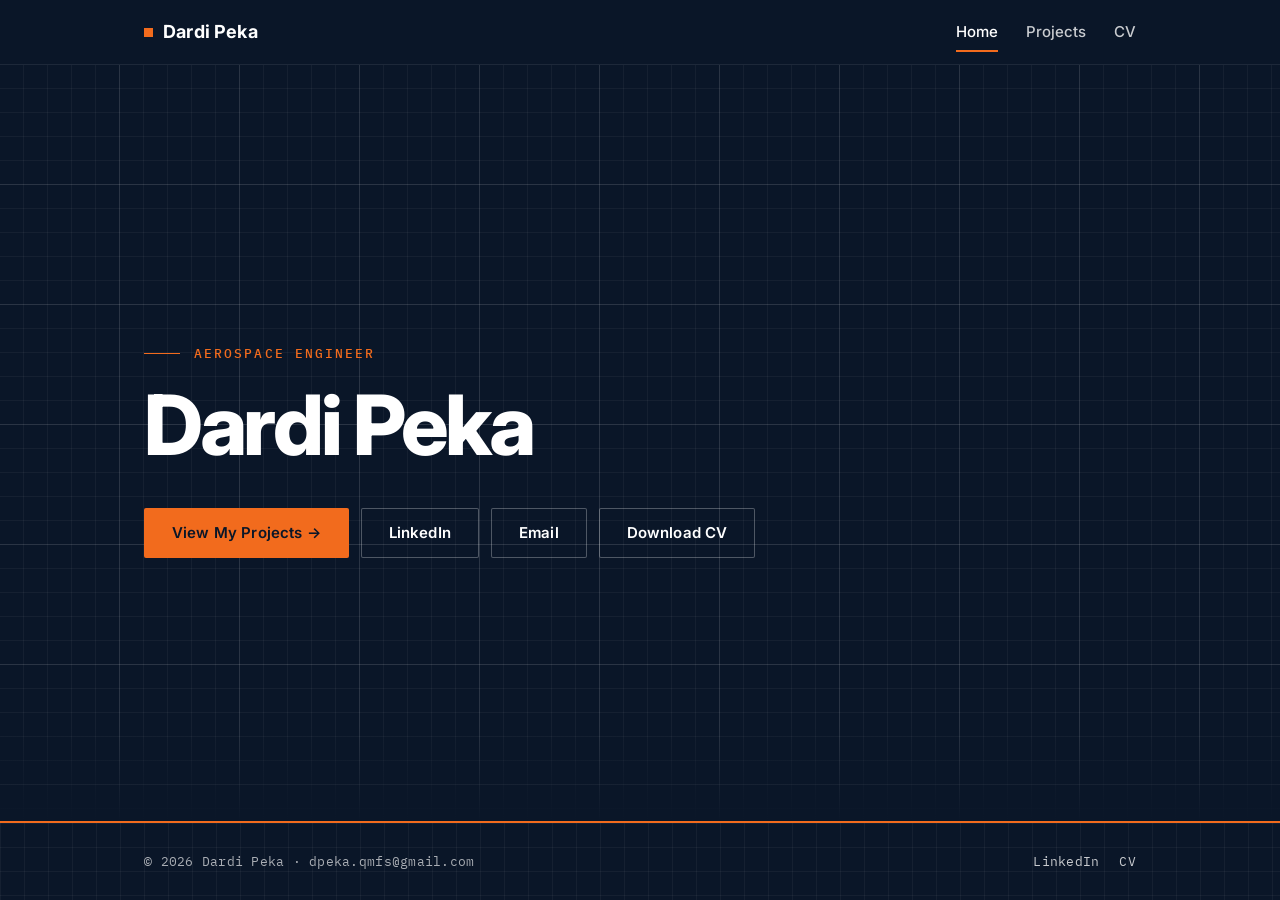
<file: index.html>
<!DOCTYPE html>
<html lang="en-GB">
<head>
  <meta charset="UTF-8">
  <meta name="viewport" content="width=device-width, initial-scale=1.0">
  <!-- EDIT: page title shown in the browser tab -->
  <title>Dardi Peka &ndash; Aerospace Engineering Portfolio</title>
  <meta name="description" content="Aerospace Engineer">
  <meta name="theme-color" content="#0a1628">
  <meta property="og:type" content="website">
  <meta property="og:title" content="Dardi Peka – Aerospace Engineering Portfolio">
  <meta property="og:description" content="Aerospace Engineer">
  <link rel="canonical" href="https://dardipeka.github.io/">
  <meta property="og:url" content="https://dardipeka.github.io/">
  <meta property="og:site_name" content="Dardi Peka">
  <meta property="og:image" content="https://dardipeka.github.io/assets/og-image.jpg">
  <meta property="og:image:width" content="1200">
  <meta property="og:image:height" content="630">
  <meta property="og:image:alt" content="The Queen Mary Formula Student IC26 car, side profile">
  <meta name="twitter:card" content="summary_large_image">
  <link rel="icon" href="assets/favicon.svg" type="image/svg+xml">
  <link rel="icon" href="assets/favicon-32.png" sizes="32x32" type="image/png">
  <link rel="apple-touch-icon" href="assets/apple-touch-icon.png">
  <link rel="preconnect" href="https://fonts.googleapis.com">
  <link rel="preconnect" href="https://fonts.gstatic.com" crossorigin>
  <link href="https://fonts.googleapis.com/css2?family=IBM+Plex+Mono:wght@400;500;600&family=Inter:wght@400;500;600;700;800&display=swap" rel="stylesheet">
  <link rel="stylesheet" href="assets/style.css">
  <link rel="stylesheet" href="assets/makeover.css">
</head>
<body>

  <nav class="navbar">
    <div class="container">
      <!-- EDIT: site name (appears on every page) -->
      <a class="nav-brand" href="index.html">Dardi Peka</a>
      <div class="nav-links">
        <a href="index.html" class="active" aria-current="page">Home</a>
        <a href="projects.html">Projects</a>
        <a href="assets/Dardi_Peka_Master_CV.pdf" target="_blank" rel="noopener">CV</a>
      </div>
    </div>
  </nav>

  <header class="hero">
    <div class="container">
      <!-- EDIT: your full name -->
      <h1>Dardi Peka</h1>

      <p class="subtitle">Aerospace Engineer</p>

      <div class="hero-actions">
        <a class="button" href="projects.html">View My Projects &rarr;</a>
        <!-- EDIT: check this LinkedIn URL is current before publishing -->
        <a class="button ghost" href="https://www.linkedin.com/in/dardi-peka-937169327" target="_blank" rel="noopener">LinkedIn</a>
        <!-- EDIT: contact email -->
        <a class="button ghost" href="mailto:dpeka.qmfs@gmail.com">Email</a>
        <a class="button ghost" href="assets/Dardi_Peka_Master_CV.pdf" download="Dardi_Peka_Master_CV.pdf">Download CV</a>
      </div>
    </div>
  </header>


  <footer class="footer">
    <div class="container">
      <!-- EDIT: footer text / contact email -->
      <p>&copy; 2026 Dardi Peka &middot; dpeka.qmfs@gmail.com</p>
      <p class="footer-links">
        <a href="https://www.linkedin.com/in/dardi-peka-937169327" target="_blank" rel="noopener">LinkedIn</a>
        <a href="assets/Dardi_Peka_Master_CV.pdf" target="_blank" rel="noopener">CV</a>
      </p>
    </div>
  </footer>

</body>
</html>
</file>
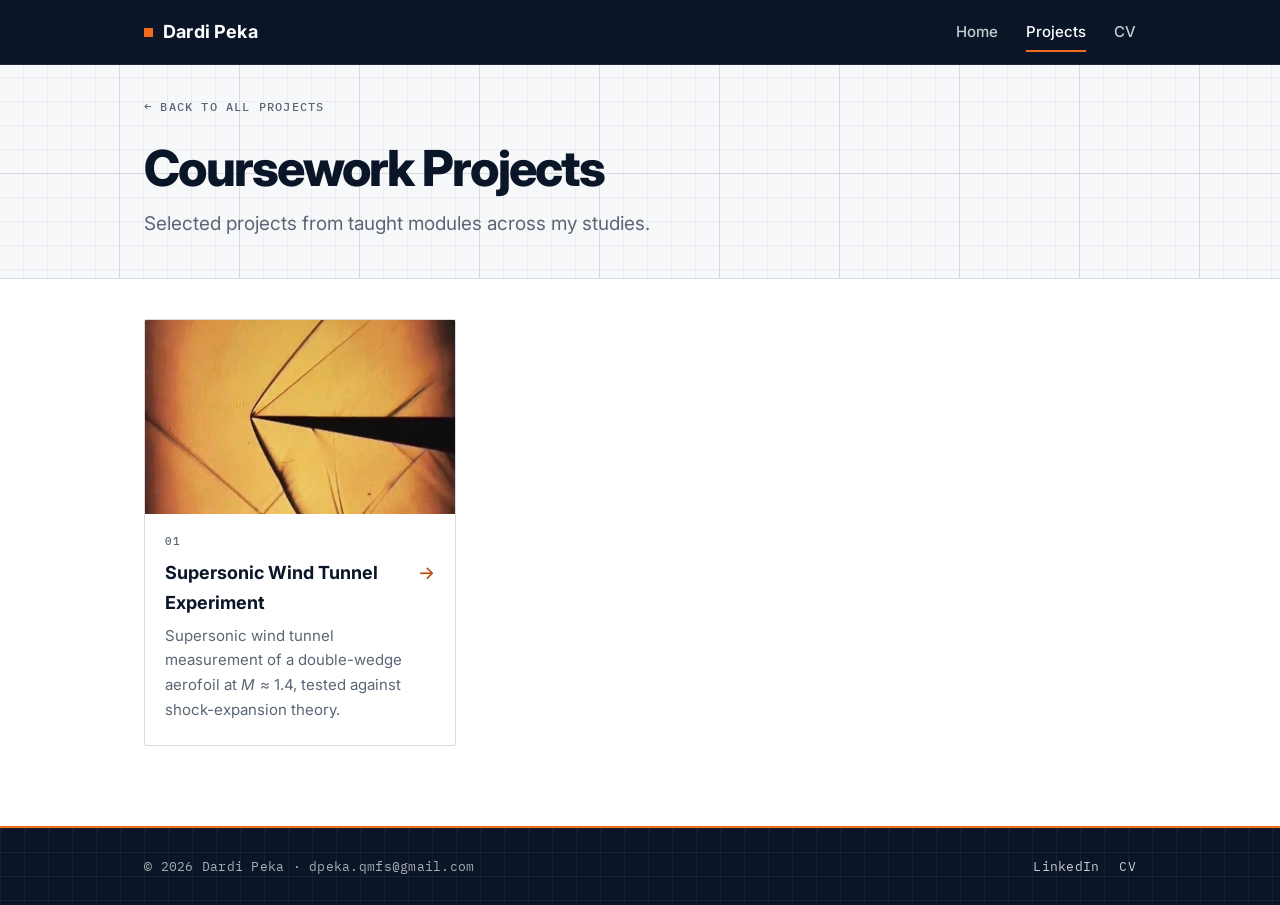
<file: projects/coursework-projects/index.html>
<!DOCTYPE html>
<html lang="en-GB">
<head>
  <meta charset="UTF-8">
  <meta name="viewport" content="width=device-width, initial-scale=1.0">
  <!-- EDIT: page title shown in the browser tab -->
  <title>Coursework Projects &ndash; Dardi Peka</title>
  <meta name="description" content="Selected projects from taught modules across my studies.">
  <meta name="theme-color" content="#0a1628">
  <meta property="og:type" content="website">
  <meta property="og:title" content="Coursework Projects – Dardi Peka">
  <meta property="og:description" content="Selected projects from taught modules across my studies.">
  <link rel="canonical" href="https://dardipeka.github.io/projects/coursework-projects/">
  <meta property="og:url" content="https://dardipeka.github.io/projects/coursework-projects/">
  <meta property="og:site_name" content="Dardi Peka">
  <meta property="og:image" content="https://dardipeka.github.io/assets/og-image.jpg">
  <meta property="og:image:width" content="1200">
  <meta property="og:image:height" content="630">
  <meta property="og:image:alt" content="The Queen Mary Formula Student IC26 car, side profile">
  <meta name="twitter:card" content="summary_large_image">
  <link rel="icon" href="../../assets/favicon.svg" type="image/svg+xml">
  <link rel="icon" href="../../assets/favicon-32.png" sizes="32x32" type="image/png">
  <link rel="apple-touch-icon" href="../../assets/apple-touch-icon.png">
  <link rel="preconnect" href="https://fonts.googleapis.com">
  <link rel="preconnect" href="https://fonts.gstatic.com" crossorigin>
  <link href="https://fonts.googleapis.com/css2?family=IBM+Plex+Mono:wght@400;500;600&family=Inter:wght@400;500;600;700;800&display=swap" rel="stylesheet">
  <link rel="stylesheet" href="../../assets/style.css">
  <link rel="stylesheet" href="../../assets/makeover.css">
</head>
<body>

  <a class="skip-link" href="#main">Skip to content</a>

  <nav class="navbar">
    <div class="container">
      <!-- EDIT: site name (appears on every page) -->
      <a class="nav-brand" href="../../index.html">Dardi Peka</a>
      <div class="nav-links">
        <a href="../../index.html">Home</a>
        <a href="../../projects.html" class="active" aria-current="true">Projects</a>
        <a href="../../assets/Dardi_Peka_Master_CV.pdf" target="_blank" rel="noopener">CV</a>
      </div>
    </div>
  </nav>

  <main class="container" id="main">
    <a class="back-link" href="../../projects.html">&larr; Back to all projects</a>

    <header class="page-header">
    <h1>Coursework Projects</h1>
    <!-- EDIT: short intro line for this category -->
    <p>Selected projects from taught modules across my studies.</p>
    </header>

    <div class="projects-grid">

      <a class="card" href="schlieren-experiment/index.html">
        <img width="960" height="600" class="card-image" src="schlieren-experiment/images/card-7p5.jpg" alt="Annotated schlieren image of a double-wedge aerofoil at incidence">
        <div class="card-body">
          <!-- EDIT: project title -->
          <h2>Supersonic Wind Tunnel Experiment</h2>
          <!-- EDIT: one-line description -->
          <p>Supersonic wind tunnel measurement of a double-wedge aerofoil at <var>M</var>&nbsp;&asymp;&nbsp;1.4, tested against shock-expansion theory.</p>
        </div>
      </a>

      <!-- EDIT: to add another coursework project, copy the <a class="card">...</a> block above,
           create a matching folder (e.g. projects/coursework-projects/new-project/ with an
           index.html copied from an existing project), and update the href, title, and description. -->

    </div>
  </main>

  <footer class="footer">
    <div class="container">
      <!-- EDIT: footer text / contact email -->
      <p>&copy; 2026 Dardi Peka &middot; dpeka.qmfs@gmail.com</p>
      <p class="footer-links">
        <a href="https://www.linkedin.com/in/dardi-peka-937169327" target="_blank" rel="noopener">LinkedIn</a>
        <a href="../../assets/Dardi_Peka_Master_CV.pdf" target="_blank" rel="noopener">CV</a>
      </p>
    </div>
  </footer>

</body>
</html>
</file>
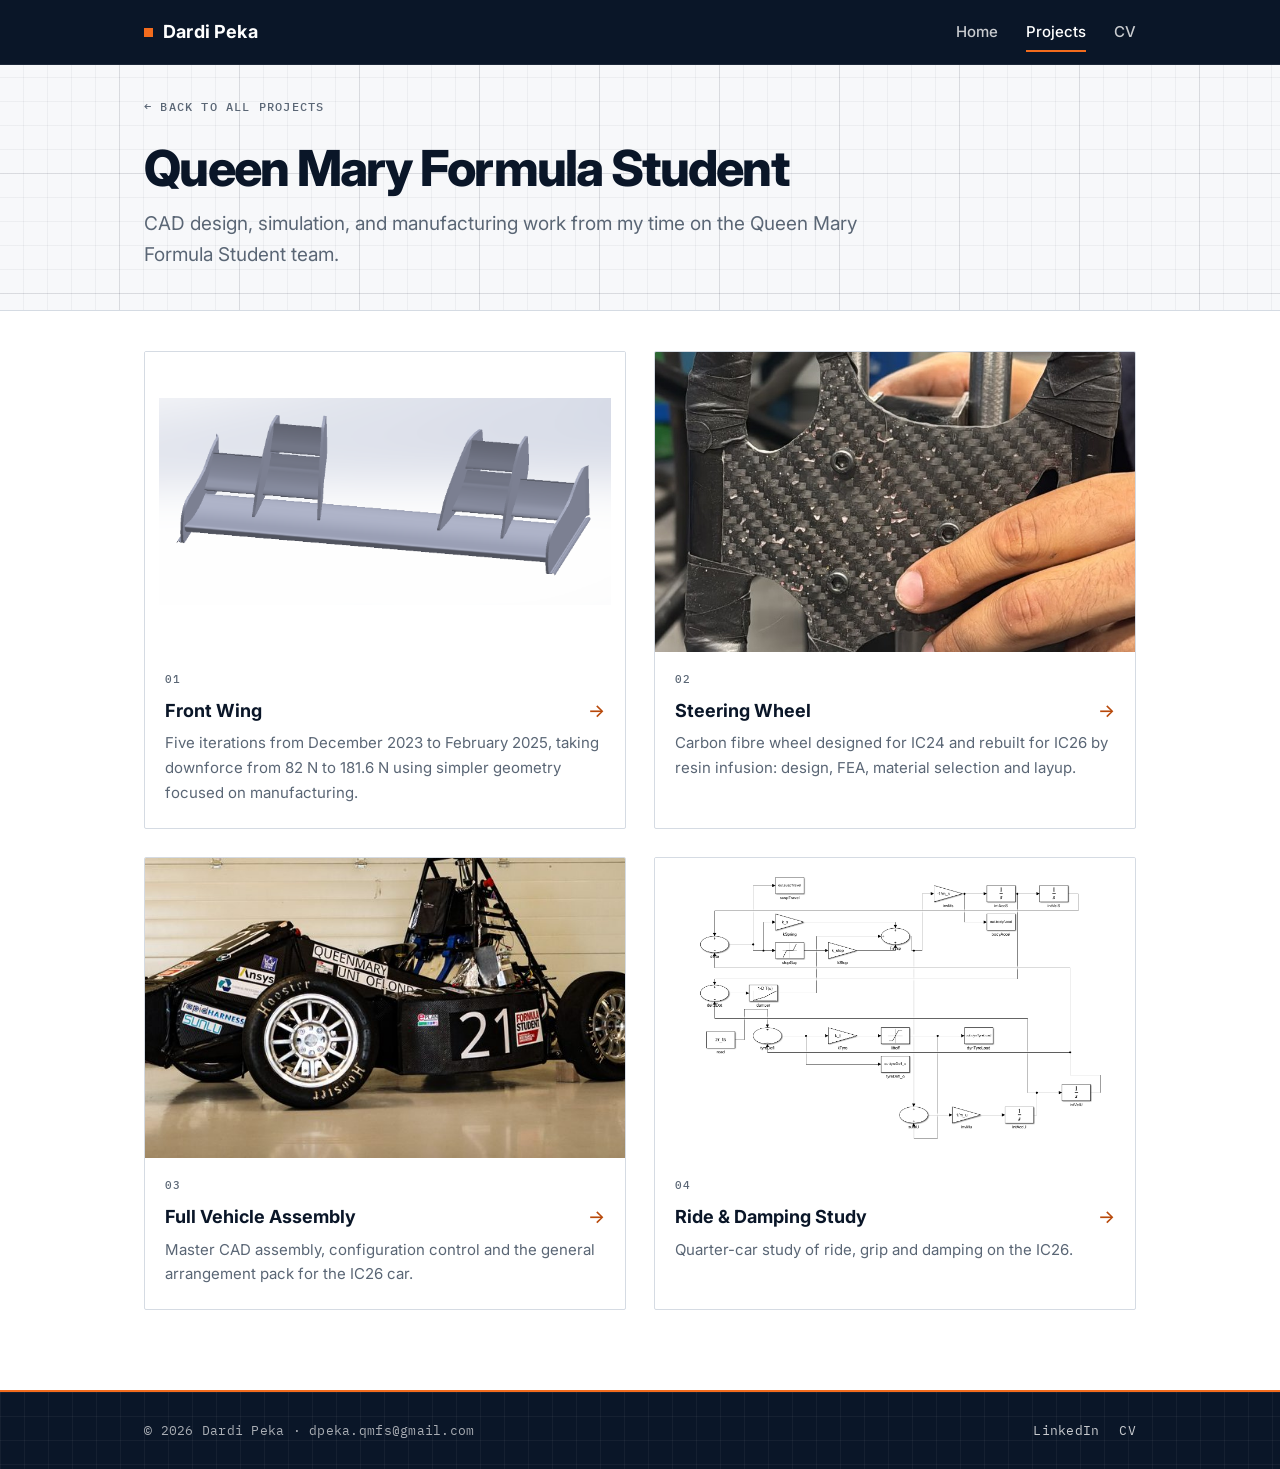
<file: projects/formula-student-engineering/index.html>
<!DOCTYPE html>
<html lang="en-GB">
<head>
  <meta charset="UTF-8">
  <meta name="viewport" content="width=device-width, initial-scale=1.0">
  <!-- EDIT: page title shown in the browser tab -->
  <title>Queen Mary Formula Student: Engineering &ndash; Dardi Peka</title>
  <meta name="description" content="CAD design, simulation, and manufacturing work from my time on the Queen Mary Formula Student team.">
  <meta name="theme-color" content="#0a1628">
  <meta property="og:type" content="website">
  <meta property="og:title" content="Queen Mary Formula Student: Engineering – Dardi Peka">
  <meta property="og:description" content="CAD design, simulation, and manufacturing work from my time on the Queen Mary Formula Student team.">
  <link rel="canonical" href="https://dardipeka.github.io/projects/formula-student-engineering/">
  <meta property="og:url" content="https://dardipeka.github.io/projects/formula-student-engineering/">
  <meta property="og:site_name" content="Dardi Peka">
  <meta property="og:image" content="https://dardipeka.github.io/assets/og-image.jpg">
  <meta property="og:image:width" content="1200">
  <meta property="og:image:height" content="630">
  <meta property="og:image:alt" content="The Queen Mary Formula Student IC26 car, side profile">
  <meta name="twitter:card" content="summary_large_image">
  <link rel="icon" href="../../assets/favicon.svg" type="image/svg+xml">
  <link rel="icon" href="../../assets/favicon-32.png" sizes="32x32" type="image/png">
  <link rel="apple-touch-icon" href="../../assets/apple-touch-icon.png">
  <link rel="preconnect" href="https://fonts.googleapis.com">
  <link rel="preconnect" href="https://fonts.gstatic.com" crossorigin>
  <link href="https://fonts.googleapis.com/css2?family=IBM+Plex+Mono:wght@400;500;600&family=Inter:wght@400;500;600;700;800&display=swap" rel="stylesheet">
  <link rel="stylesheet" href="../../assets/style.css">
  <link rel="stylesheet" href="../../assets/makeover.css">
</head>
<body>

  <a class="skip-link" href="#main">Skip to content</a>

  <nav class="navbar">
    <div class="container">
      <!-- EDIT: site name (appears on every page) -->
      <a class="nav-brand" href="../../index.html">Dardi Peka</a>
      <div class="nav-links">
        <a href="../../index.html">Home</a>
        <a href="../../projects.html" class="active" aria-current="true">Projects</a>
        <a href="../../assets/Dardi_Peka_Master_CV.pdf" target="_blank" rel="noopener">CV</a>
      </div>
    </div>
  </nav>

  <main class="container" id="main">
    <a class="back-link" href="../../projects.html">&larr; Back to all projects</a>

    <header class="page-header">
    <h1>Queen Mary Formula Student</h1>
    <!-- EDIT: short intro line for this category -->
    <p>CAD design, simulation, and manufacturing work from my time on the Queen Mary Formula Student team.</p>
    </header>

    <div class="projects-grid cols-2">

      <a class="card" href="front-wing/index.html">
        <img width="1342" height="615" class="card-image contain" src="front-wing/images/hero.png" alt="IC25 front wing CAD geometry">
        <div class="card-body">
          <!-- EDIT: project title -->
          <h2>Front Wing</h2>
          <!-- EDIT: one-line description -->
          <p>Five iterations from December 2023 to February 2025, taking downforce from 82 N to 181.6 N using simpler geometry focused on manufacturing.</p>
        </div>
      </a>

      <a class="card" href="steering-wheel/index.html">
        <img width="805" height="1170" class="card-image" src="steering-wheel/images/hero.jpg" alt="Finished carbon fibre steering wheel">
        <div class="card-body">
          <!-- EDIT: project title -->
          <h2>Steering Wheel</h2>
          <!-- EDIT: one-line description -->
          <p>Carbon fibre wheel designed for IC24 and rebuilt for IC26 by resin infusion: design, FEA, material selection and layup.</p>
        </div>
      </a>

      <a class="card" href="vehicle-assembly/index.html">
        <img width="900" height="383" class="card-image" src="vehicle-assembly/images/card.jpg" alt="The QMFS IC26 car">
        <div class="card-body">
          <!-- EDIT: project title -->
          <h2>Full Vehicle Assembly</h2>
          <!-- EDIT: one-line description -->
          <p>Master CAD assembly, configuration control and the general arrangement pack for the IC26 car.</p>
        </div>
      </a>

      <a class="card" href="ride-damping-study/index.html">
        <img width="1602" height="1005" class="card-image contain" src="ride-damping-study/images/simulink-model.png" alt="Simulink block diagram of the nonlinear quarter-car model">
        <div class="card-body">
          <!-- EDIT: project title -->
          <h2>Ride &amp; Damping Study</h2>
          <!-- EDIT: one-line description -->
          <p>Quarter-car study of ride, grip and damping on the IC26.</p>
        </div>
      </a>

      <!-- EDIT: to add another project to this category, copy one of the <a class="card">...</a>
           blocks above, create a matching folder (e.g. projects/formula-student-engineering/new-project/
           with an index.html copied from an existing project), and update the href, title, and description. -->

    </div>
  </main>

  <footer class="footer">
    <div class="container">
      <!-- EDIT: footer text / contact email -->
      <p>&copy; 2026 Dardi Peka &middot; dpeka.qmfs@gmail.com</p>
      <p class="footer-links">
        <a href="https://www.linkedin.com/in/dardi-peka-937169327" target="_blank" rel="noopener">LinkedIn</a>
        <a href="../../assets/Dardi_Peka_Master_CV.pdf" target="_blank" rel="noopener">CV</a>
      </p>
    </div>
  </footer>

</body>
</html>
</file>
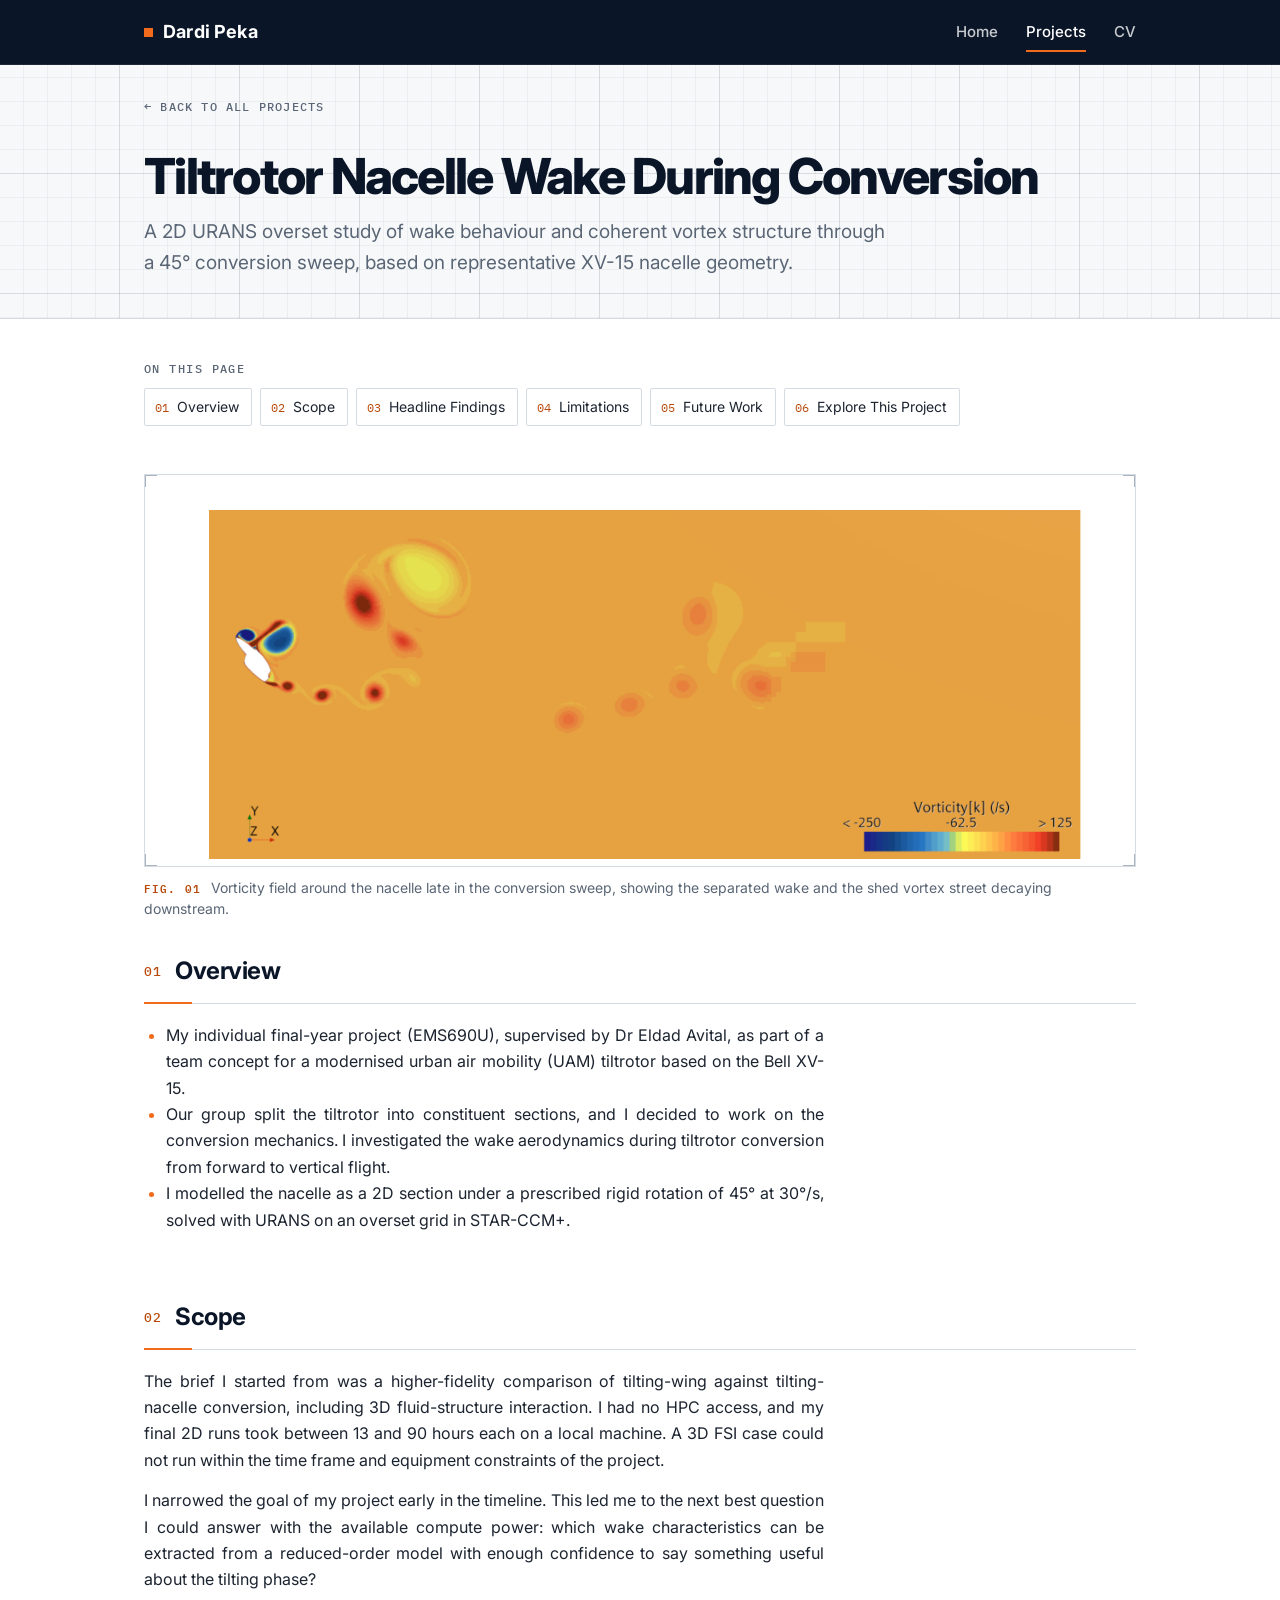
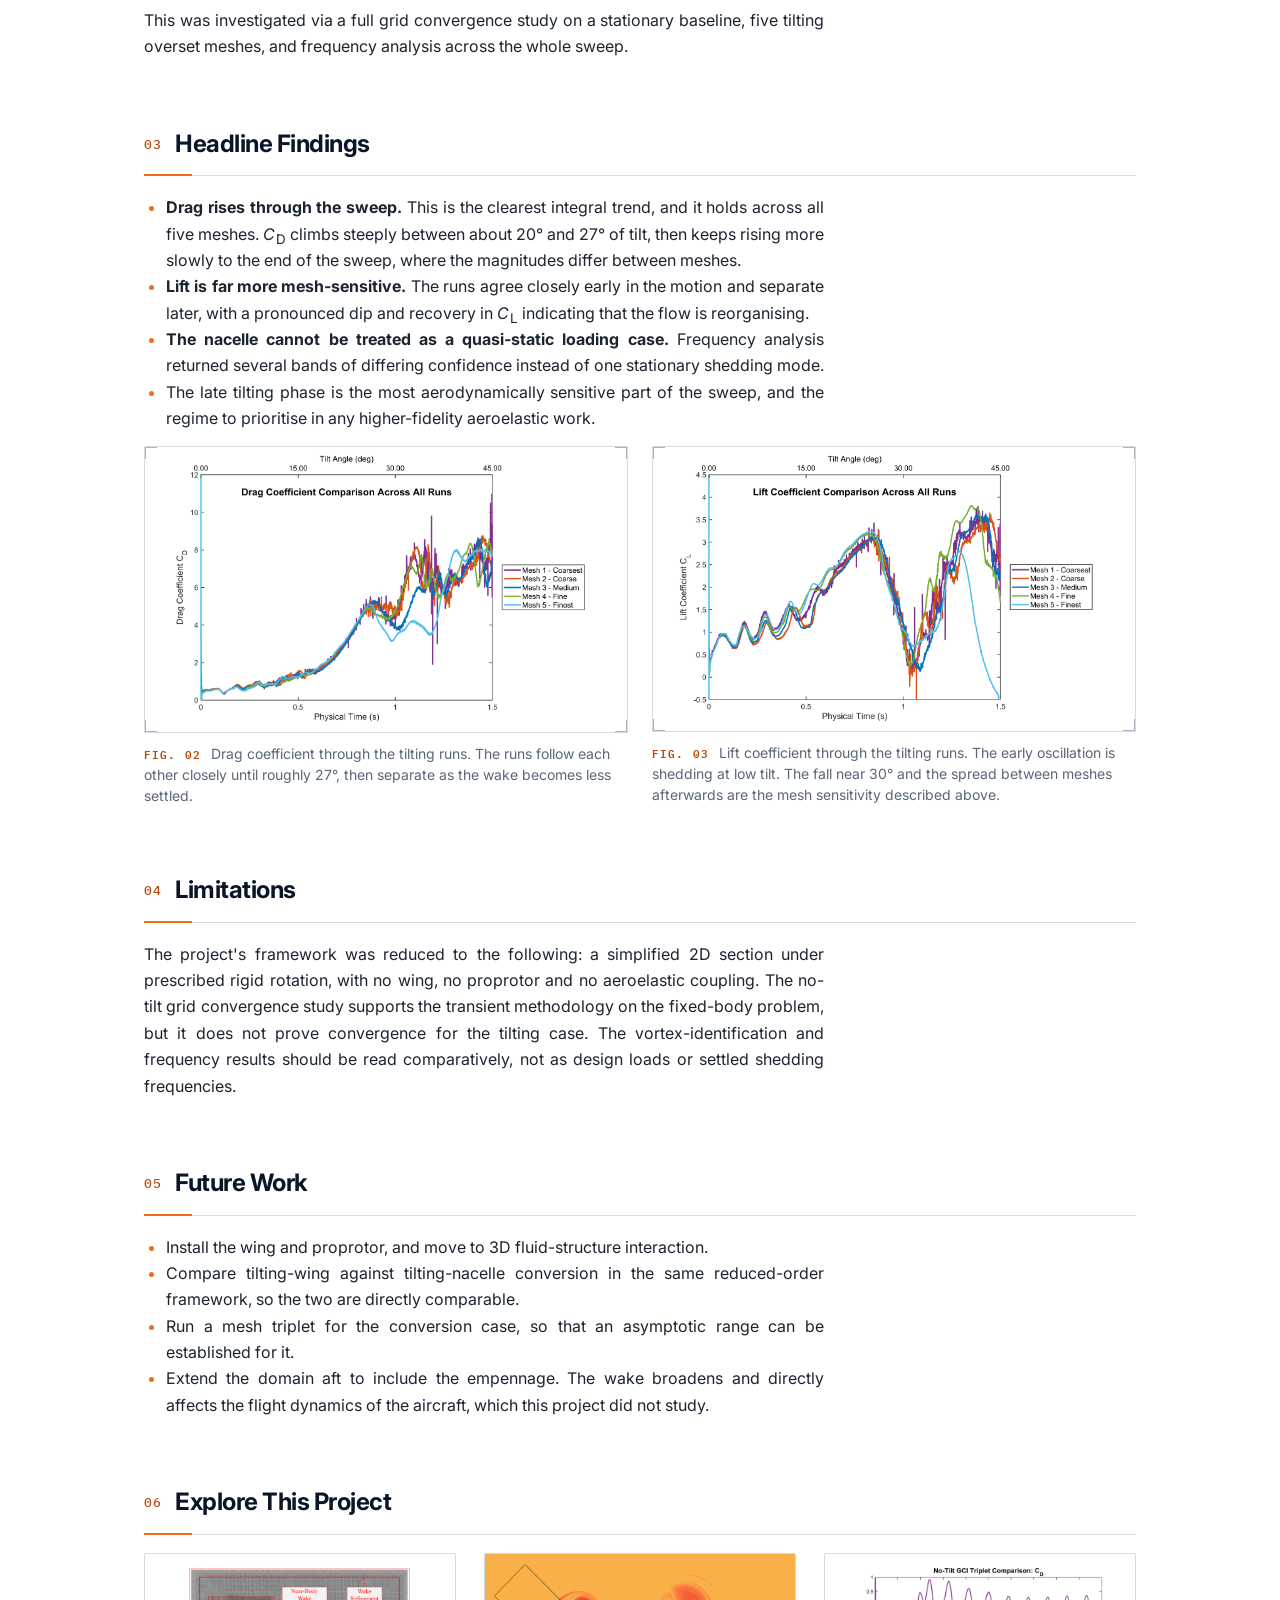
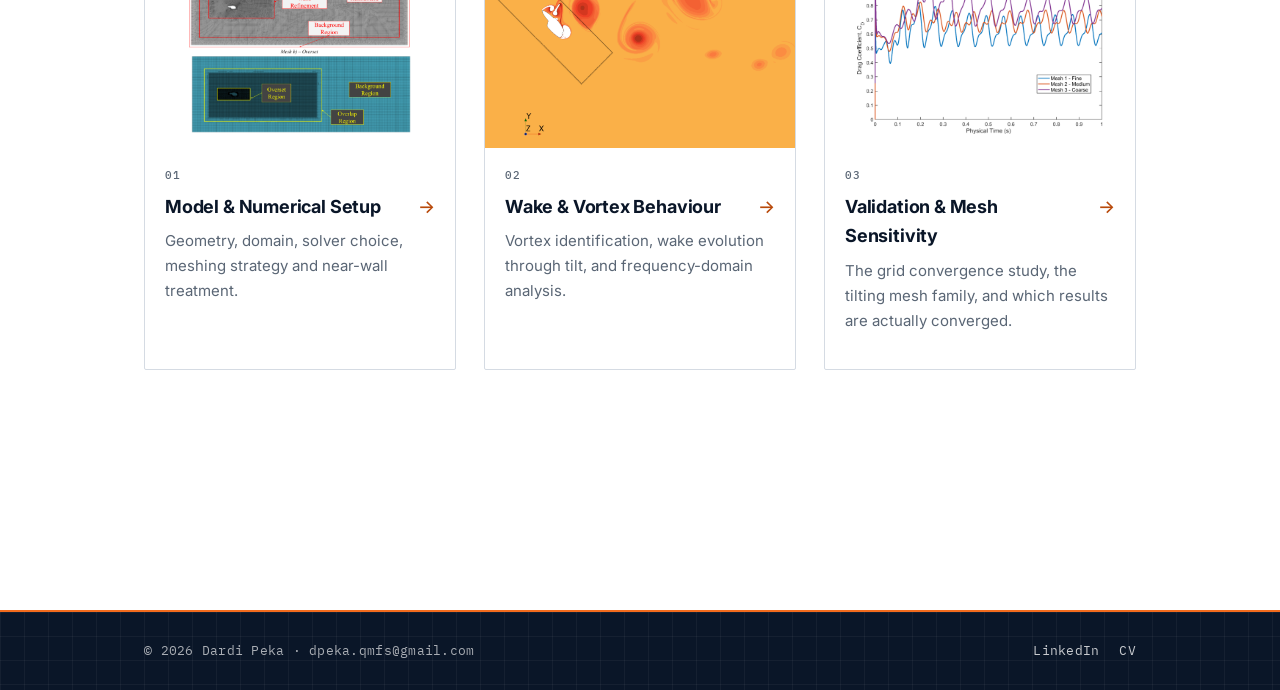
<file: projects/integrated-design-project/index.html>
<!DOCTYPE html>
<html lang="en-GB">
<head>
  <meta charset="UTF-8">
  <meta name="viewport" content="width=device-width, initial-scale=1.0">
  <!-- EDIT: page title shown in the browser tab -->
  <title>Tiltrotor Conversion Wake Study &ndash; Dardi Peka</title>
  <meta name="description" content="A 2D URANS overset study of wake behaviour and coherent vortex structure through a 45° conversion sweep, based on representative XV-15 nacelle geometry.">
  <meta name="theme-color" content="#0a1628">
  <meta property="og:type" content="website">
  <meta property="og:title" content="Tiltrotor Conversion Wake Study – Dardi Peka">
  <meta property="og:description" content="A 2D URANS overset study of wake behaviour and coherent vortex structure through a 45° conversion sweep, based on representative XV-15 nacelle geometry.">
  <link rel="canonical" href="https://dardipeka.github.io/projects/integrated-design-project/">
  <meta property="og:url" content="https://dardipeka.github.io/projects/integrated-design-project/">
  <meta property="og:site_name" content="Dardi Peka">
  <meta property="og:image" content="https://dardipeka.github.io/assets/og-image.jpg">
  <meta property="og:image:width" content="1200">
  <meta property="og:image:height" content="630">
  <meta property="og:image:alt" content="The Queen Mary Formula Student IC26 car, side profile">
  <meta name="twitter:card" content="summary_large_image">
  <link rel="icon" href="../../assets/favicon.svg" type="image/svg+xml">
  <link rel="icon" href="../../assets/favicon-32.png" sizes="32x32" type="image/png">
  <link rel="apple-touch-icon" href="../../assets/apple-touch-icon.png">
  <link rel="preconnect" href="https://fonts.googleapis.com">
  <link rel="preconnect" href="https://fonts.gstatic.com" crossorigin>
  <link href="https://fonts.googleapis.com/css2?family=IBM+Plex+Mono:wght@400;500;600&family=Inter:wght@400;500;600;700;800&display=swap" rel="stylesheet">
  <link rel="stylesheet" href="../../assets/style.css">
  <link rel="stylesheet" href="../../assets/makeover.css">
  <script src="../../assets/lightbox.js" defer></script>
</head>
<body>

  <a class="skip-link" href="#main">Skip to content</a>

  <nav class="navbar">
    <div class="container">
      <!-- EDIT: site name (appears on every page) -->
      <a class="nav-brand" href="../../index.html">Dardi Peka</a>
      <div class="nav-links">
        <a href="../../index.html">Home</a>
        <a href="../../projects.html" class="active" aria-current="true">Projects</a>
        <a href="../../assets/Dardi_Peka_Master_CV.pdf" target="_blank" rel="noopener">CV</a>
      </div>
    </div>
  </nav>

  <main class="container" id="main">
    <a class="back-link" href="../../projects.html">&larr; Back to all projects</a>

    <header class="project-header">
      <!-- EDIT: project title -->
      <h1>Tiltrotor Nacelle Wake During Conversion</h1>
      <!-- EDIT: one-line subtitle / tagline for this project -->
      <p class="tagline">A 2D URANS overset study of wake behaviour and coherent vortex structure through a 45&deg; conversion sweep, based on representative XV-15 nacelle geometry.</p>
    </header>

    <nav class="toc" aria-label="On this page">
      <span class="toc-label">On this page</span>
      <a href="#overview">Overview</a>
      <a href="#scope">Scope</a>
      <a href="#headline-findings">Headline Findings</a>
      <a href="#limitations">Limitations</a>
      <a href="#future-work">Future Work</a>
      <a href="#explore-this-project">Explore This Project</a>
    </nav>

    <figure>
      <img width="1147" height="444" src="images/hero.png" alt="Vorticity field behind the tilted nacelle showing a shed vortex street">
      <figcaption>Vorticity field around the nacelle late in the conversion sweep, showing the separated wake and the shed vortex street decaying downstream.</figcaption>
    </figure>

    <div class="project-body wide">

      <section>
        <h2 id="overview">Overview</h2>
        <ul>
          <li>My individual final-year project (EMS690U), supervised by Dr Eldad Avital, as part of a team concept for a modernised urban air mobility (UAM) tiltrotor based on the Bell XV-15.</li>
          <li>Our group split the tiltrotor into constituent sections, and I decided to work on the conversion mechanics. I investigated the wake aerodynamics during tiltrotor conversion from forward to vertical flight.</li>
          <li>I modelled the nacelle as a 2D section under a prescribed rigid rotation of 45&deg; at 30&deg;/s, solved with URANS on an overset grid in STAR-CCM+.</li>
        </ul>
      </section>

      <section>
        <h2 id="scope">Scope</h2>
        <p>The brief I started from was a higher-fidelity comparison of tilting-wing against tilting-nacelle conversion, including 3D fluid-structure interaction. I had no HPC access, and my final 2D runs took between 13 and 90 hours each on a local machine. A 3D FSI case could not run within the time frame and equipment constraints of the project.</p>
        <p>I narrowed the goal of my project early in the timeline. This led me to the next best question I could answer with the available compute power: which wake characteristics can be extracted from a reduced-order model with enough confidence to say something useful about the tilting phase?</p>
        <p>This was investigated via a full grid convergence study on a stationary baseline, five tilting overset meshes, and frequency analysis across the whole sweep.</p>
      </section>

      <section>
        <h2 id="headline-findings">Headline Findings</h2>
        <ul>
          <li><strong>Drag rises through the sweep.</strong> This is the clearest integral trend, and it holds across all five meshes. <var>C<sub>D</sub></var> climbs steeply between about 20&deg; and 27&deg; of tilt, then keeps rising more slowly to the end of the sweep, where the magnitudes differ between meshes.</li>
          <li><strong>Lift is far more mesh-sensitive.</strong> The runs agree closely early in the motion and separate later, with a pronounced dip and recovery in <var>C<sub>L</sub></var> indicating that the flow is reorganising.</li>
          <li><strong>The nacelle cannot be treated as a quasi-static loading case.</strong> Frequency analysis returned several bands of differing confidence instead of one stationary shedding mode.</li>
          <li>The late tilting phase is the most aerodynamically sensitive part of the sweep, and the regime to prioritise in any higher-fidelity aeroelastic work.</li>
        </ul>
        <div class="figure-grid">
          <figure>
            <img loading="lazy" decoding="async" width="1423" height="825" src="images/cd-history.webp" alt="Drag coefficient histories for all five meshes through the tilt sweep">
            <figcaption>Drag coefficient through the tilting runs. The runs follow each other closely until roughly 27&deg;, then separate as the wake becomes less settled.</figcaption>
          </figure>
          <figure>
            <img loading="lazy" decoding="async" width="1491" height="862" src="images/cl-history.webp" alt="Lift coefficient histories for all five meshes through the tilt sweep">
            <figcaption>Lift coefficient through the tilting runs. The early oscillation is shedding at low tilt. The fall near 30&deg; and the spread between meshes afterwards are the mesh sensitivity described above.</figcaption>
          </figure>
        </div>
      </section>

      <section>
        <h2 id="limitations">Limitations</h2>
        <p>The project's framework was reduced to the following: a simplified 2D section under prescribed rigid rotation, with no wing, no proprotor and no aeroelastic coupling. The no-tilt grid convergence study supports the transient methodology on the fixed-body problem, but it does not prove convergence for the tilting case. The vortex-identification and frequency results should be read comparatively, not as design loads or settled shedding frequencies.</p>
      </section>

      <section>
        <h2 id="future-work">Future Work</h2>
        <ul>
          <li>Install the wing and proprotor, and move to 3D fluid-structure interaction.</li>
          <li>Compare tilting-wing against tilting-nacelle conversion in the same reduced-order framework, so the two are directly comparable.</li>
          <li>Run a mesh triplet for the conversion case, so that an asymptotic range can be established for it.</li>
          <li>Extend the domain aft to include the empennage. The wake broadens and directly affects the flight dynamics of the aircraft, which this project did not study.</li>
        </ul>
      </section>

      <section>
        <h2 id="explore-this-project">Explore This Project</h2>
        <div class="projects-grid">

          <a class="card" href="design-setup.html">
            <img loading="lazy" decoding="async" width="1337" height="1001" class="card-image contain" src="images/meshes.webp" alt="Computational meshes for both cases">
            <div class="card-body">
              <h3>Model &amp; Numerical Setup</h3>
              <p>Geometry, domain, solver choice, meshing strategy and near-wall treatment.</p>
            </div>
          </a>

          <a class="card" href="flow-analysis.html">
            <img loading="lazy" decoding="async" width="574" height="359" class="card-image" src="images/card-wake.png" alt="Vorticity field on the finest mesh">
            <div class="card-body">
              <h3>Wake &amp; Vortex Behaviour</h3>
              <p>Vortex identification, wake evolution through tilt, and frequency-domain analysis.</p>
            </div>
          </a>

          <a class="card" href="results-validation.html">
            <img loading="lazy" decoding="async" width="670" height="453" class="card-image contain" src="images/card-validation.png" alt="Drag coefficient histories of the grid convergence study">
            <div class="card-body">
              <h3>Validation &amp; Mesh Sensitivity</h3>
              <p>The grid convergence study, the tilting mesh family, and which results are actually converged.</p>
            </div>
          </a>

        </div>
      </section>
    </div>
  </main>

  <footer class="footer">
    <div class="container">
      <!-- EDIT: footer text / contact email -->
      <p>&copy; 2026 Dardi Peka &middot; dpeka.qmfs@gmail.com</p>
      <p class="footer-links">
        <a href="https://www.linkedin.com/in/dardi-peka-937169327" target="_blank" rel="noopener">LinkedIn</a>
        <a href="../../assets/Dardi_Peka_Master_CV.pdf" target="_blank" rel="noopener">CV</a>
      </p>
    </div>
  </footer>

</body>
</html>
</file>
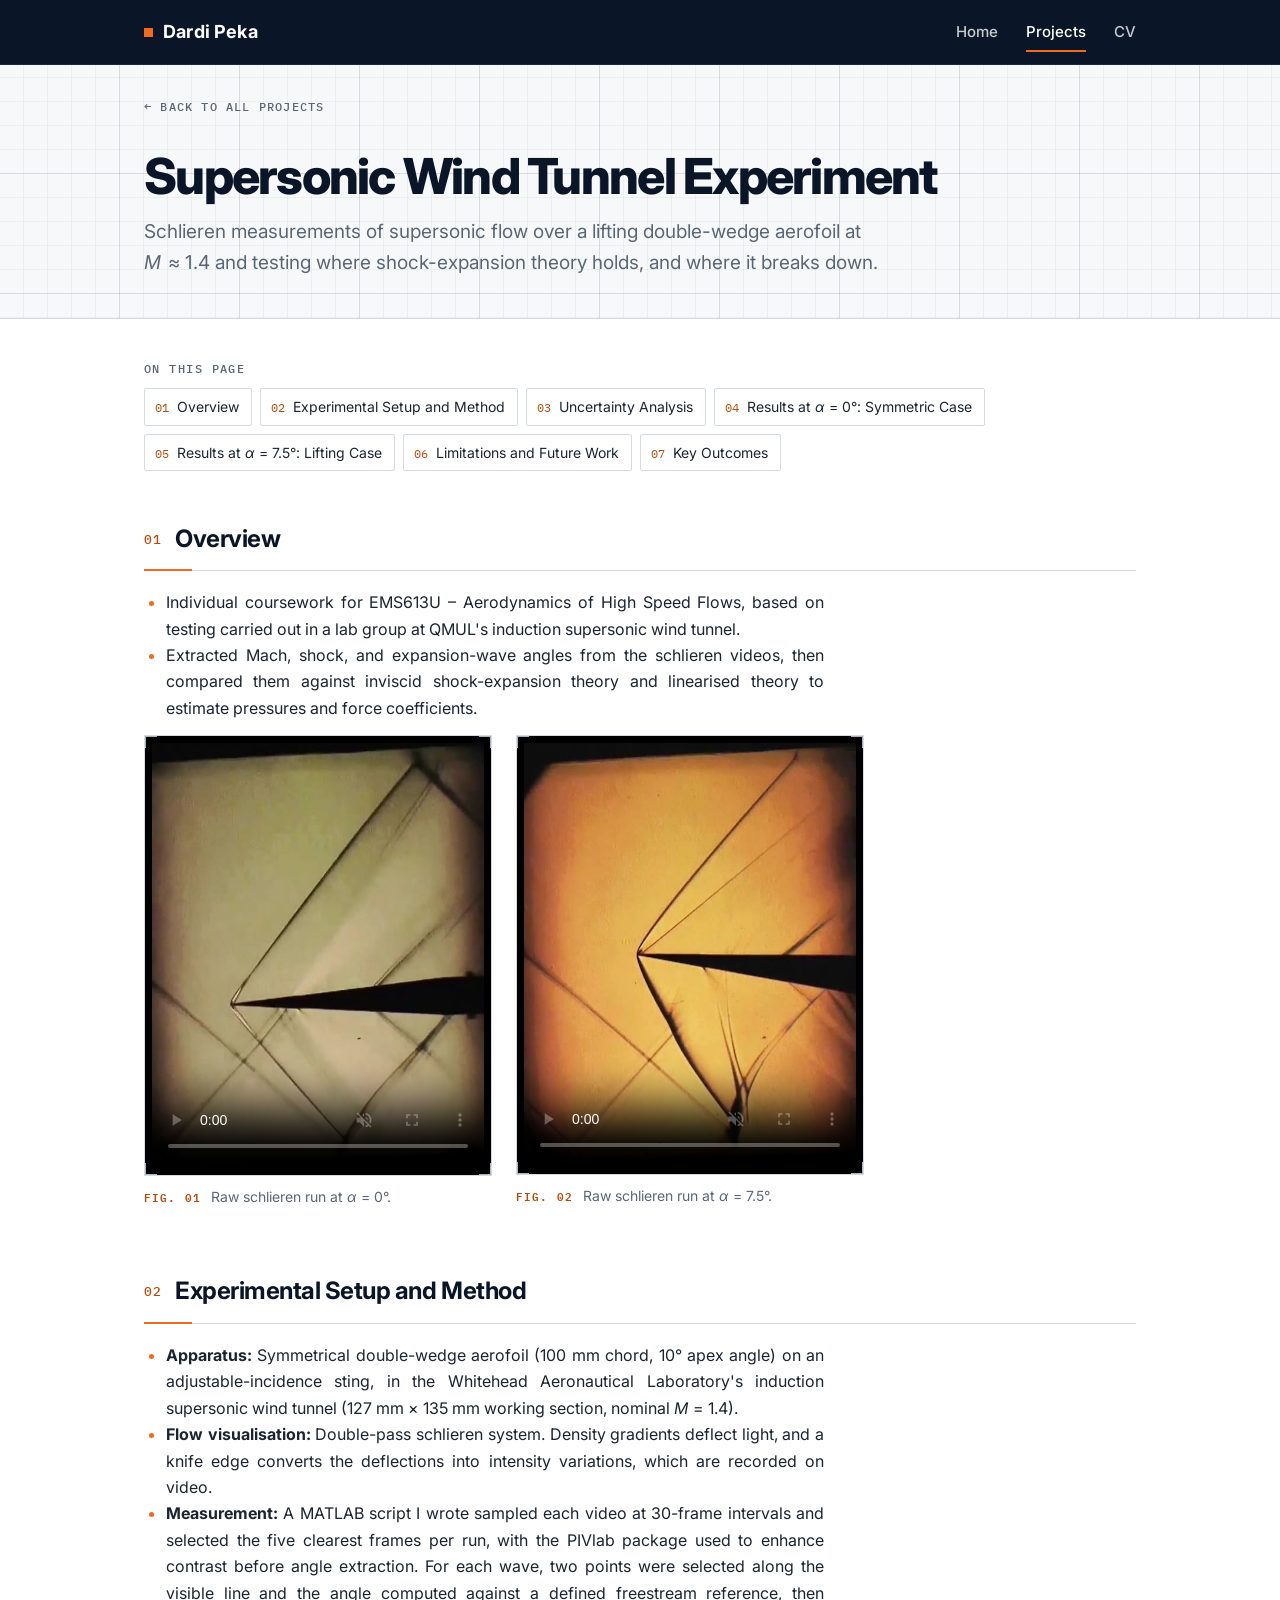
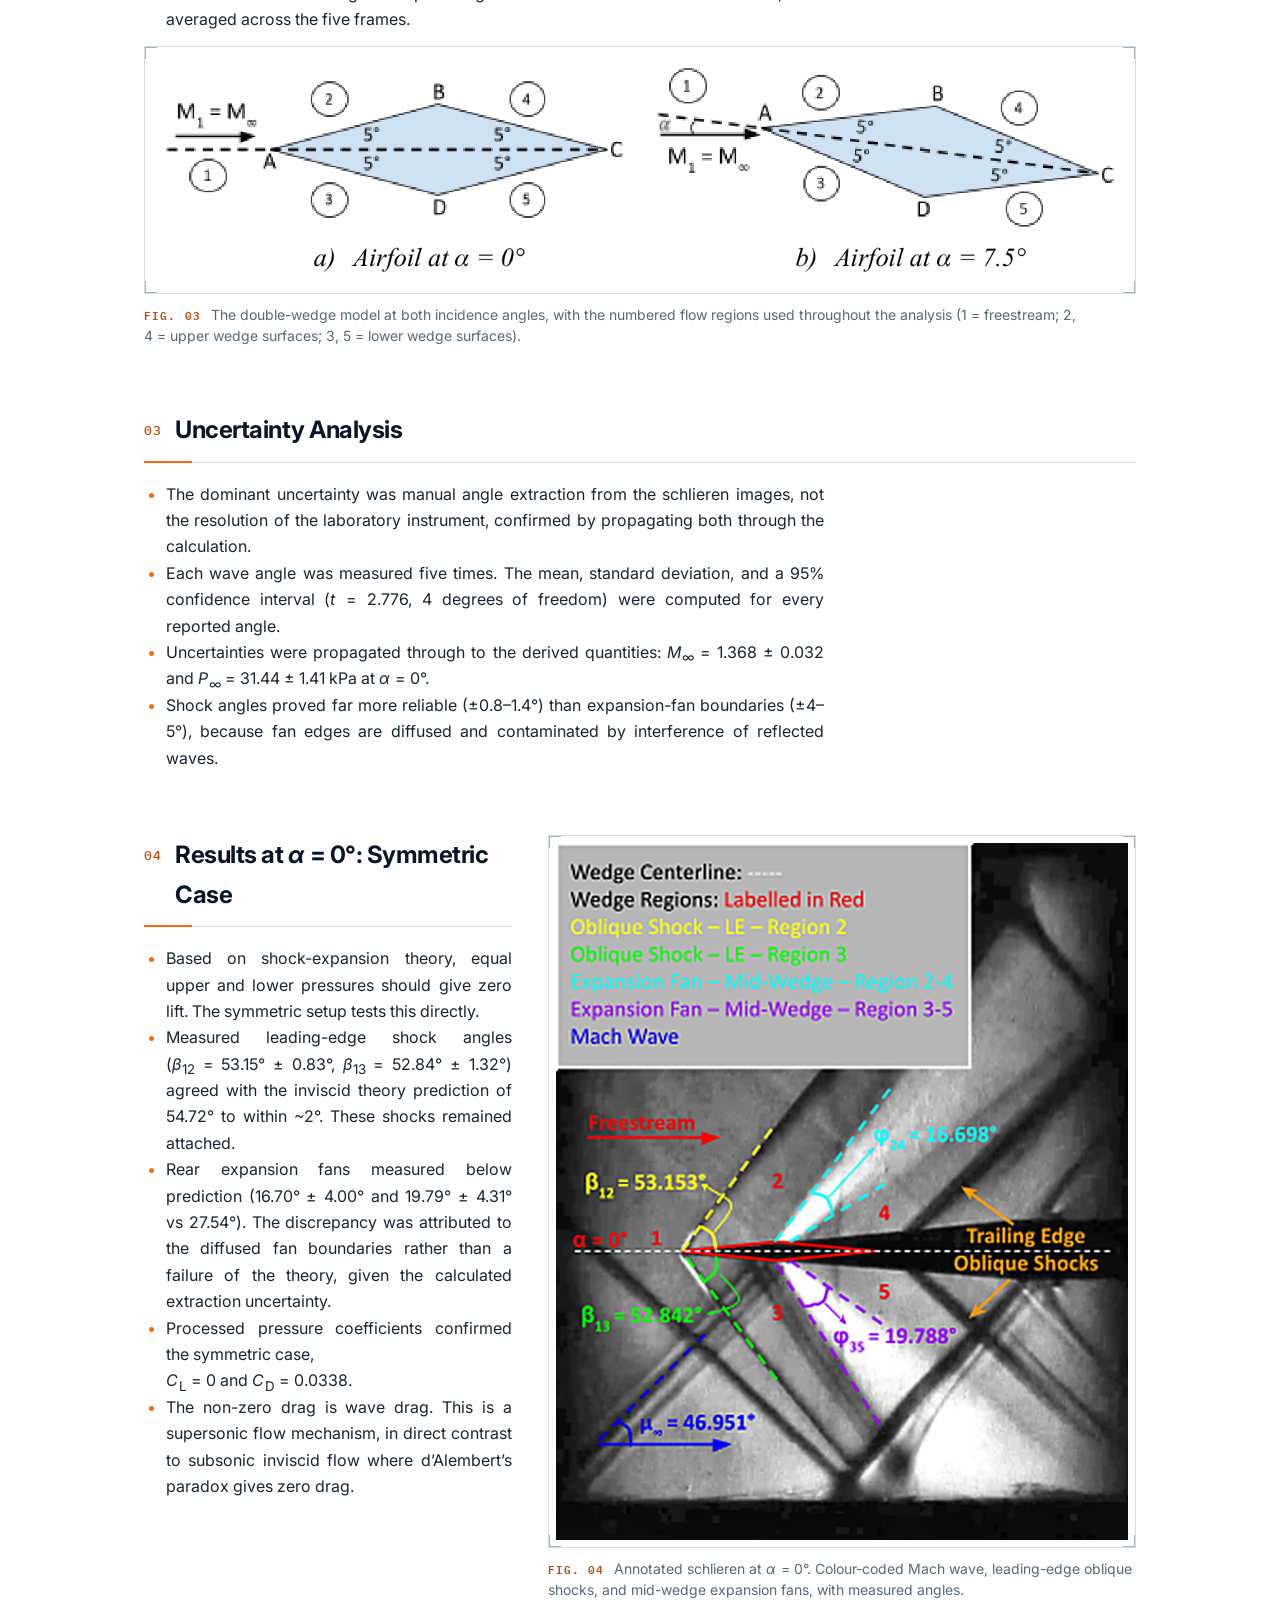
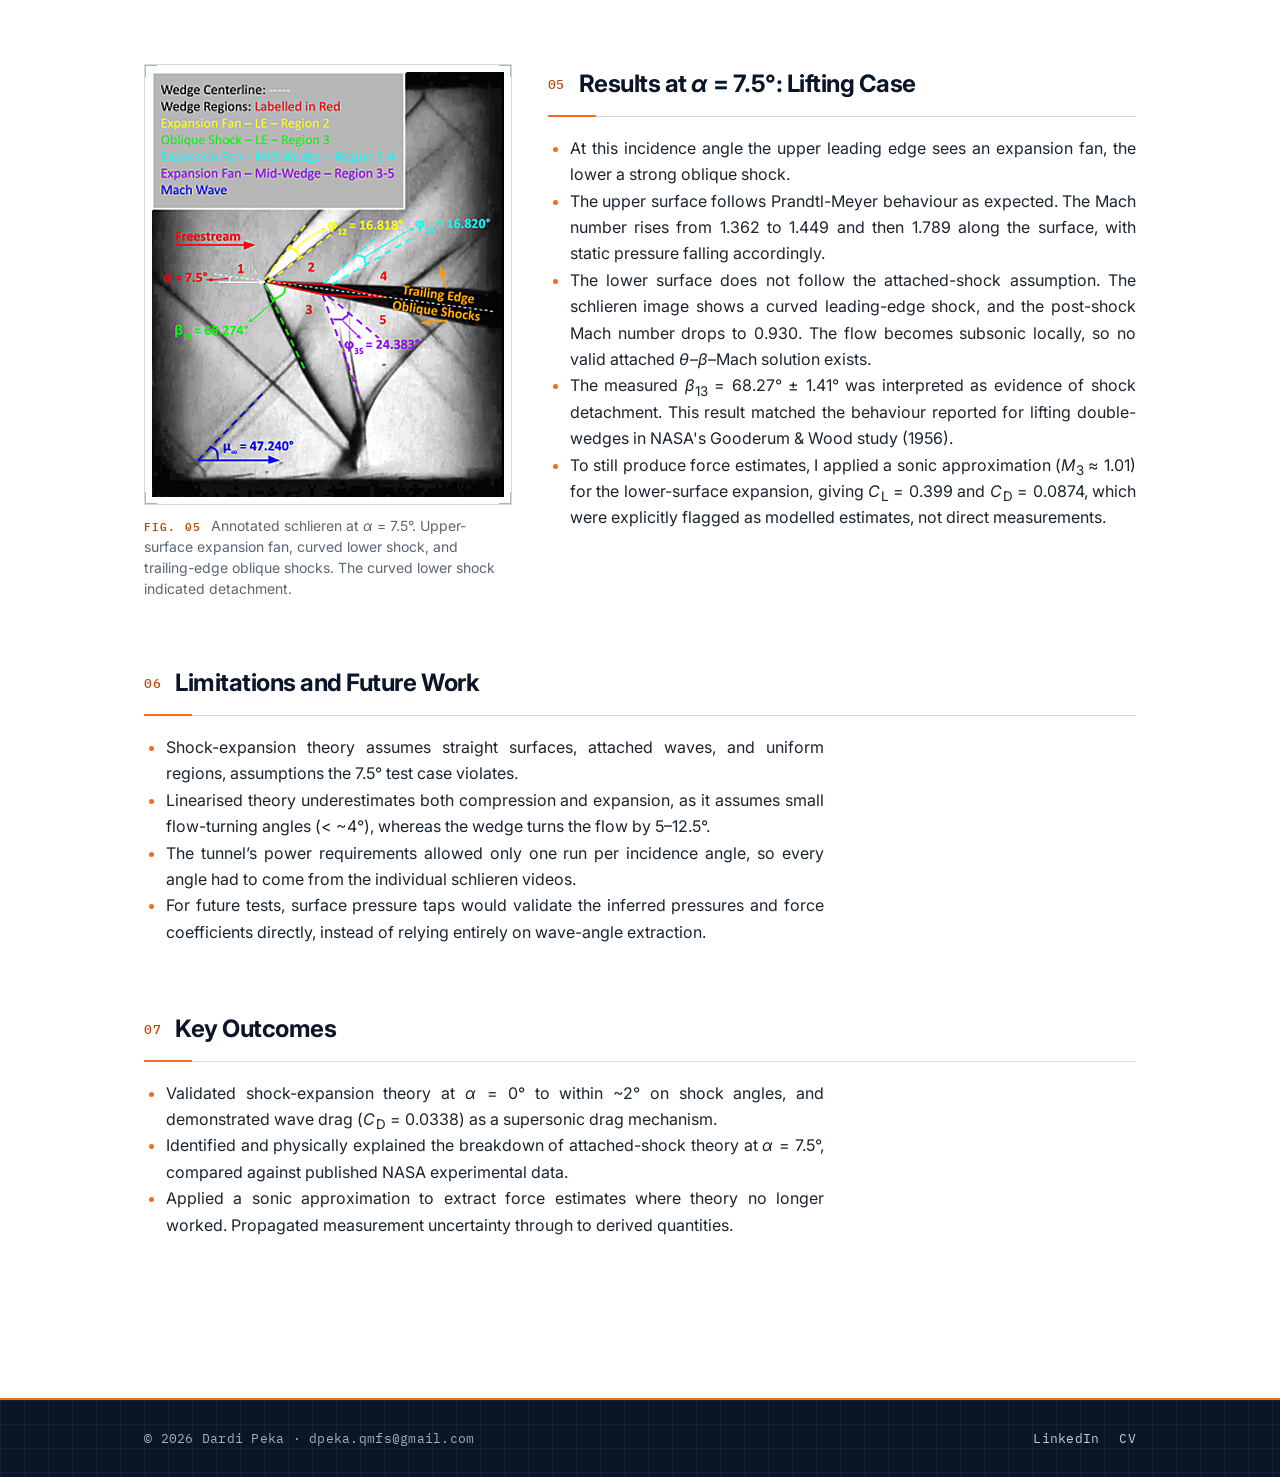
<file: projects/coursework-projects/schlieren-experiment/index.html>
<!DOCTYPE html>
<html lang="en-GB">
<head>
  <meta charset="UTF-8">
  <meta name="viewport" content="width=device-width, initial-scale=1.0">
  <!-- EDIT: page title shown in the browser tab -->
  <title>Supersonic Wind Tunnel Experiment &ndash; Dardi Peka</title>
  <meta name="description" content="Measuring supersonic flow over a lifting double-wedge aerofoil at M ≈ 1.4 and testing where shock-expansion theory holds, and where it breaks down.">
  <meta name="theme-color" content="#0a1628">
  <meta property="og:type" content="website">
  <meta property="og:title" content="Supersonic Wind Tunnel Experiment – Dardi Peka">
  <meta property="og:description" content="Measuring supersonic flow over a lifting double-wedge aerofoil at M ≈ 1.4 and testing where shock-expansion theory holds, and where it breaks down.">
  <link rel="canonical" href="https://dardipeka.github.io/projects/coursework-projects/schlieren-experiment/">
  <meta property="og:url" content="https://dardipeka.github.io/projects/coursework-projects/schlieren-experiment/">
  <meta property="og:site_name" content="Dardi Peka">
  <meta property="og:image" content="https://dardipeka.github.io/assets/og-image.jpg">
  <meta property="og:image:width" content="1200">
  <meta property="og:image:height" content="630">
  <meta property="og:image:alt" content="The Queen Mary Formula Student IC26 car, side profile">
  <meta name="twitter:card" content="summary_large_image">
  <link rel="icon" href="../../../assets/favicon.svg" type="image/svg+xml">
  <link rel="icon" href="../../../assets/favicon-32.png" sizes="32x32" type="image/png">
  <link rel="apple-touch-icon" href="../../../assets/apple-touch-icon.png">
  <link rel="preconnect" href="https://fonts.googleapis.com">
  <link rel="preconnect" href="https://fonts.gstatic.com" crossorigin>
  <link href="https://fonts.googleapis.com/css2?family=IBM+Plex+Mono:wght@400;500;600&family=Inter:wght@400;500;600;700;800&display=swap" rel="stylesheet">
  <link rel="stylesheet" href="../../../assets/style.css">
  <link rel="stylesheet" href="../../../assets/makeover.css">
  <script src="../../../assets/lightbox.js" defer></script>
</head>
<body>

  <a class="skip-link" href="#main">Skip to content</a>

  <nav class="navbar">
    <div class="container">
      <!-- EDIT: site name (appears on every page) -->
      <a class="nav-brand" href="../../../index.html">Dardi Peka</a>
      <div class="nav-links">
        <a href="../../../index.html">Home</a>
        <a href="../../../projects.html" class="active" aria-current="true">Projects</a>
        <a href="../../../assets/Dardi_Peka_Master_CV.pdf" target="_blank" rel="noopener">CV</a>
      </div>
    </div>
  </nav>

  <main class="container" id="main">
    <a class="back-link" href="../../../projects.html">&larr; Back to all projects</a>

    <header class="project-header">
      <!-- EDIT: project title -->
      <h1>Supersonic Wind Tunnel Experiment</h1>
      <!-- EDIT: one-line subtitle / tagline for this project -->
      <p class="tagline">Schlieren measurements of supersonic flow over a lifting double-wedge aerofoil at <var>M</var>&nbsp;&asymp;&nbsp;1.4 and testing where shock-expansion theory holds, and where it breaks down.</p>
    </header>

    <nav class="toc" aria-label="On this page">
      <span class="toc-label">On this page</span>
      <a href="#overview">Overview</a>
      <a href="#experimental-setup-and-method">Experimental Setup and Method</a>
      <a href="#uncertainty-analysis">Uncertainty Analysis</a>
      <a href="#results-at-0-symmetric-case"><span>Results at <var>&alpha;</var>&nbsp;=&nbsp;0&deg;: Symmetric Case</span></a>
      <a href="#results-at-7-5-lifting-case"><span>Results at <var>&alpha;</var>&nbsp;=&nbsp;7.5&deg;: Lifting Case</span></a>
      <a href="#limitations-and-future-work">Limitations and Future Work</a>
      <a href="#key-outcomes">Key Outcomes</a>
    </nav>

    <!-- Image layout reminder: <section class="split"> puts the image beside the text
         (add "reverse" for image-left, "media-wide" for a bigger image column).
         A lone <figure> inside the body is full-width. -->

    <div class="project-body wide">

      <section>
        <h2 id="overview">Overview</h2>
        <ul>
          <li>Individual coursework for EMS613U &ndash; Aerodynamics of High Speed Flows, based on testing carried out in a lab group at QMUL's induction supersonic wind tunnel.</li>
          <li>Extracted Mach, shock, and expansion-wave angles from the schlieren videos, then compared them against inviscid shock-expansion theory and linearised theory to estimate pressures and force coefficients.</li>
        </ul>

        <!-- EDIT: the two raw schlieren runs, shown side by side.
             To swap a video, replace the file in the videos/ folder and keep the same name.
             Attributes: controls = play bar, loop = repeat, muted + autoplay = plays silently
             on load, playsinline = won't force fullscreen on iPhone,
             preload="metadata" = only loads the first bit until the visitor presses play. -->
        <div class="video-grid">
          <figure>
            <video controls loop muted playsinline preload="metadata"
                   poster="videos/schlieren-0deg-poster.jpg">
              <source src="videos/schlieren-0deg.mp4" type="video/mp4">
              Your browser does not support embedded video.
              <a href="videos/schlieren-0deg.mp4">Download the <var>&alpha;</var>&nbsp;=&nbsp;0&deg; run instead.</a>
            </video>
            <figcaption>Raw schlieren run at <var>&alpha;</var>&nbsp;=&nbsp;0&deg;.</figcaption>
          </figure>
          <figure>
            <video controls loop muted playsinline preload="metadata"
                   poster="videos/schlieren-7p5deg-poster.jpg">
              <source src="videos/schlieren-7p5deg.mp4" type="video/mp4">
              Your browser does not support embedded video.
              <a href="videos/schlieren-7p5deg.mp4">Download the <var>&alpha;</var>&nbsp;=&nbsp;7.5&deg; run instead.</a>
            </video>
            <figcaption>Raw schlieren run at <var>&alpha;</var>&nbsp;=&nbsp;7.5&deg;.</figcaption>
          </figure>
        </div>
      </section>

      <section>
        <h2 id="experimental-setup-and-method">Experimental Setup and Method</h2>
        <ul>
          <li><strong>Apparatus:</strong> Symmetrical double-wedge aerofoil (100&nbsp;mm chord, 10&deg; apex angle) on an adjustable-incidence sting, in the Whitehead Aeronautical Laboratory's induction supersonic wind tunnel (127&nbsp;mm &times; 135&nbsp;mm working section, nominal <var>M</var>&nbsp;=&nbsp;1.4).</li>
          <li><strong>Flow visualisation:</strong> Double-pass schlieren system. Density gradients deflect light, and a knife edge converts the deflections into intensity variations, which are recorded on video.</li>
          <li><strong>Measurement:</strong> A MATLAB script I wrote sampled each video at 30-frame intervals and selected the five clearest frames per run, with the PIVlab package used to enhance contrast before angle extraction. For each wave, two points were selected along the visible line and the angle computed against a defined freestream reference, then averaged across the five frames.</li>
        </ul>
        <figure>
          <img loading="lazy" decoding="async" width="1365" height="324" src="images/wedge-model.png" alt="Double-wedge aerofoil model at 0 and 7.5 degrees incidence with numbered flow regions">
          <figcaption>The double-wedge model at both incidence angles, with the numbered flow regions used throughout the analysis (1&nbsp;=&nbsp;freestream; 2, 4&nbsp;=&nbsp;upper wedge surfaces; 3, 5&nbsp;=&nbsp;lower wedge surfaces).</figcaption>
        </figure>
      </section>

      <section>
        <h2 id="uncertainty-analysis">Uncertainty Analysis</h2>
        <ul>
          <li>The dominant uncertainty was manual angle extraction from the schlieren images, not the resolution of the laboratory instrument, confirmed by propagating both through the calculation.</li>
          <li>Each wave angle was measured five times. The mean, standard deviation, and a 95% confidence interval (<var>t</var>&nbsp;=&nbsp;2.776, 4 degrees of freedom) were computed for every reported angle.</li>
          <li>Uncertainties were propagated through to the derived quantities: <var>M<sub>&infin;</sub></var>&nbsp;=&nbsp;1.368&nbsp;&plusmn;&nbsp;0.032 and <var>P<sub>&infin;</sub></var>&nbsp;=&nbsp;31.44&nbsp;&plusmn;&nbsp;1.41 kPa at <var>&alpha;</var>&nbsp;=&nbsp;0&deg;.</li>
          <li>Shock angles proved far more reliable (&plusmn;0.8&ndash;1.4&deg;) than expansion-fan boundaries (&plusmn;4&ndash;5&deg;), because fan edges are diffused and contaminated by interference of reflected waves.</li>
        </ul>
      </section>

      <section class="split media-wide">
        <div class="split-text">
          <h2 id="results-at-0-symmetric-case"><span>Results at <var>&alpha;</var>&nbsp;=&nbsp;0&deg;: Symmetric Case</span></h2>
          <ul>
            <li>Based on shock-expansion theory, equal upper and lower pressures should give zero lift. The symmetric setup tests this directly.</li>
            <li>Measured leading-edge shock angles (<var>&beta;<sub>12</sub></var>&nbsp;=&nbsp;53.15&deg;&nbsp;&plusmn;&nbsp;0.83&deg;, <var>&beta;<sub>13</sub></var>&nbsp;=&nbsp;52.84&deg;&nbsp;&plusmn;&nbsp;1.32&deg;) agreed with the inviscid theory prediction of 54.72&deg; to within ~2&deg;. These shocks remained attached.</li>
            <li>Rear expansion fans measured below prediction (16.70&deg;&nbsp;&plusmn;&nbsp;4.00&deg; and 19.79&deg;&nbsp;&plusmn;&nbsp;4.31&deg; vs 27.54&deg;). The discrepancy was attributed to the diffused fan boundaries rather than a failure of the theory, given the calculated extraction uncertainty.</li>
            <li>Processed pressure coefficients confirmed the symmetric case, <br> <var>C<sub>L</sub></var>&nbsp;=&nbsp;0 and <var>C<sub>D</sub></var>&nbsp;=&nbsp;0.0338.</li>
            <li>The non-zero drag is wave drag. This is a supersonic flow mechanism, in direct contrast to subsonic inviscid flow where d&rsquo;Alembert&rsquo;s paradox gives zero drag.</li>
          </ul>
        </div>
        <div class="split-media">
          <figure>
            <img loading="lazy" decoding="async" width="604" height="736" src="images/schlieren-0deg.webp" alt="Annotated schlieren image of the double-wedge at 0 degrees incidence">
            <figcaption>Annotated schlieren at <var>&alpha;</var>&nbsp;=&nbsp;0&deg;. Colour-coded Mach wave, leading-edge oblique shocks, and mid-wedge expansion fans, with measured angles.</figcaption>
          </figure>
        </div>
      </section>

      <section class="split reverse media-wide">
        <div class="split-text">
          <h2 id="results-at-7-5-lifting-case"><span>Results at <var>&alpha;</var>&nbsp;=&nbsp;7.5&deg;: Lifting Case</span></h2>
          <ul>
            <li>At this incidence angle the upper leading edge sees an expansion fan, the lower a strong oblique shock.</li>
            <li>The upper surface follows Prandtl-Meyer behaviour as expected. The Mach number rises from 1.362 to 1.449 and then 1.789 along the surface, with static pressure falling accordingly.</li>
            <li>The lower surface does not follow the attached-shock assumption. The schlieren image shows a curved leading-edge shock, and the post-shock Mach number drops to 0.930. The flow becomes subsonic locally, so no valid attached <var>&theta;</var>&ndash;<var>&beta;</var>&ndash;Mach solution exists.</li>
            <li>The measured <var>&beta;<sub>13</sub></var>&nbsp;=&nbsp;68.27&deg;&nbsp;&plusmn;&nbsp;1.41&deg; was interpreted as evidence of shock detachment. This result matched the behaviour reported for lifting double-wedges in NASA's Gooderum &amp; Wood study (1956).</li>
            <li>To still produce force estimates, I applied a sonic approximation (<var>M<sub>3</sub></var>&nbsp;&asymp;&nbsp;1.01) for the lower-surface expansion, giving <var>C<sub>L</sub></var>&nbsp;=&nbsp;0.399 and <var>C<sub>D</sub></var>&nbsp;=&nbsp;0.0874, which were explicitly flagged as modelled estimates, not direct measurements.</li>
          </ul>
        </div>
        <div class="split-media">
          <figure>
            <img loading="lazy" decoding="async" width="604" height="730" src="images/schlieren-7p5deg.webp" alt="Annotated schlieren image of the double-wedge at 7.5 degrees incidence">
            <figcaption>Annotated schlieren at <var>&alpha;</var>&nbsp;=&nbsp;7.5&deg;. Upper-surface expansion fan, curved lower shock, and trailing-edge oblique shocks. The curved lower shock indicated detachment.</figcaption>
          </figure>
        </div>
      </section>

      <section>
        <h2 id="limitations-and-future-work">Limitations and Future Work</h2>
        <ul>
          <li>Shock-expansion theory assumes straight surfaces, attached waves, and uniform regions, assumptions the 7.5&deg; test case violates.</li>
          <li>Linearised theory underestimates both compression and expansion, as it assumes small flow-turning angles (&lt;&nbsp;~4&deg;), whereas the wedge turns the flow by 5&ndash;12.5&deg;.</li>
          <li>The tunnel&rsquo;s power requirements allowed only one run per incidence angle, so every angle had to come from the individual schlieren videos.</li>
          <li>For future tests, surface pressure taps would validate the inferred pressures and force coefficients directly, instead of relying entirely on wave-angle extraction.</li>
        </ul>
      </section>

      <section>
        <h2 id="key-outcomes">Key Outcomes</h2>
        <ul>
          <li>Validated shock-expansion theory at <var>&alpha;</var>&nbsp;=&nbsp;0&deg; to within ~2&deg; on shock angles, and demonstrated wave drag (<var>C<sub>D</sub></var>&nbsp;=&nbsp;0.0338) as a supersonic drag mechanism.</li>
          <li>Identified and physically explained the breakdown of attached-shock theory at <var>&alpha;</var>&nbsp;=&nbsp;7.5&deg;, compared against published NASA experimental data.</li>
          <li>Applied a sonic approximation to extract force estimates where theory no longer worked. Propagated measurement uncertainty through to derived quantities.</li>
        </ul>
      </section>

    </div>
  </main>

  <footer class="footer">
    <div class="container">
      <!-- EDIT: footer text / contact email -->
      <p>&copy; 2026 Dardi Peka &middot; dpeka.qmfs@gmail.com</p>
      <p class="footer-links">
        <a href="https://www.linkedin.com/in/dardi-peka-937169327" target="_blank" rel="noopener">LinkedIn</a>
        <a href="../../../assets/Dardi_Peka_Master_CV.pdf" target="_blank" rel="noopener">CV</a>
      </p>
    </div>
  </footer>

</body>
</html>
</file>
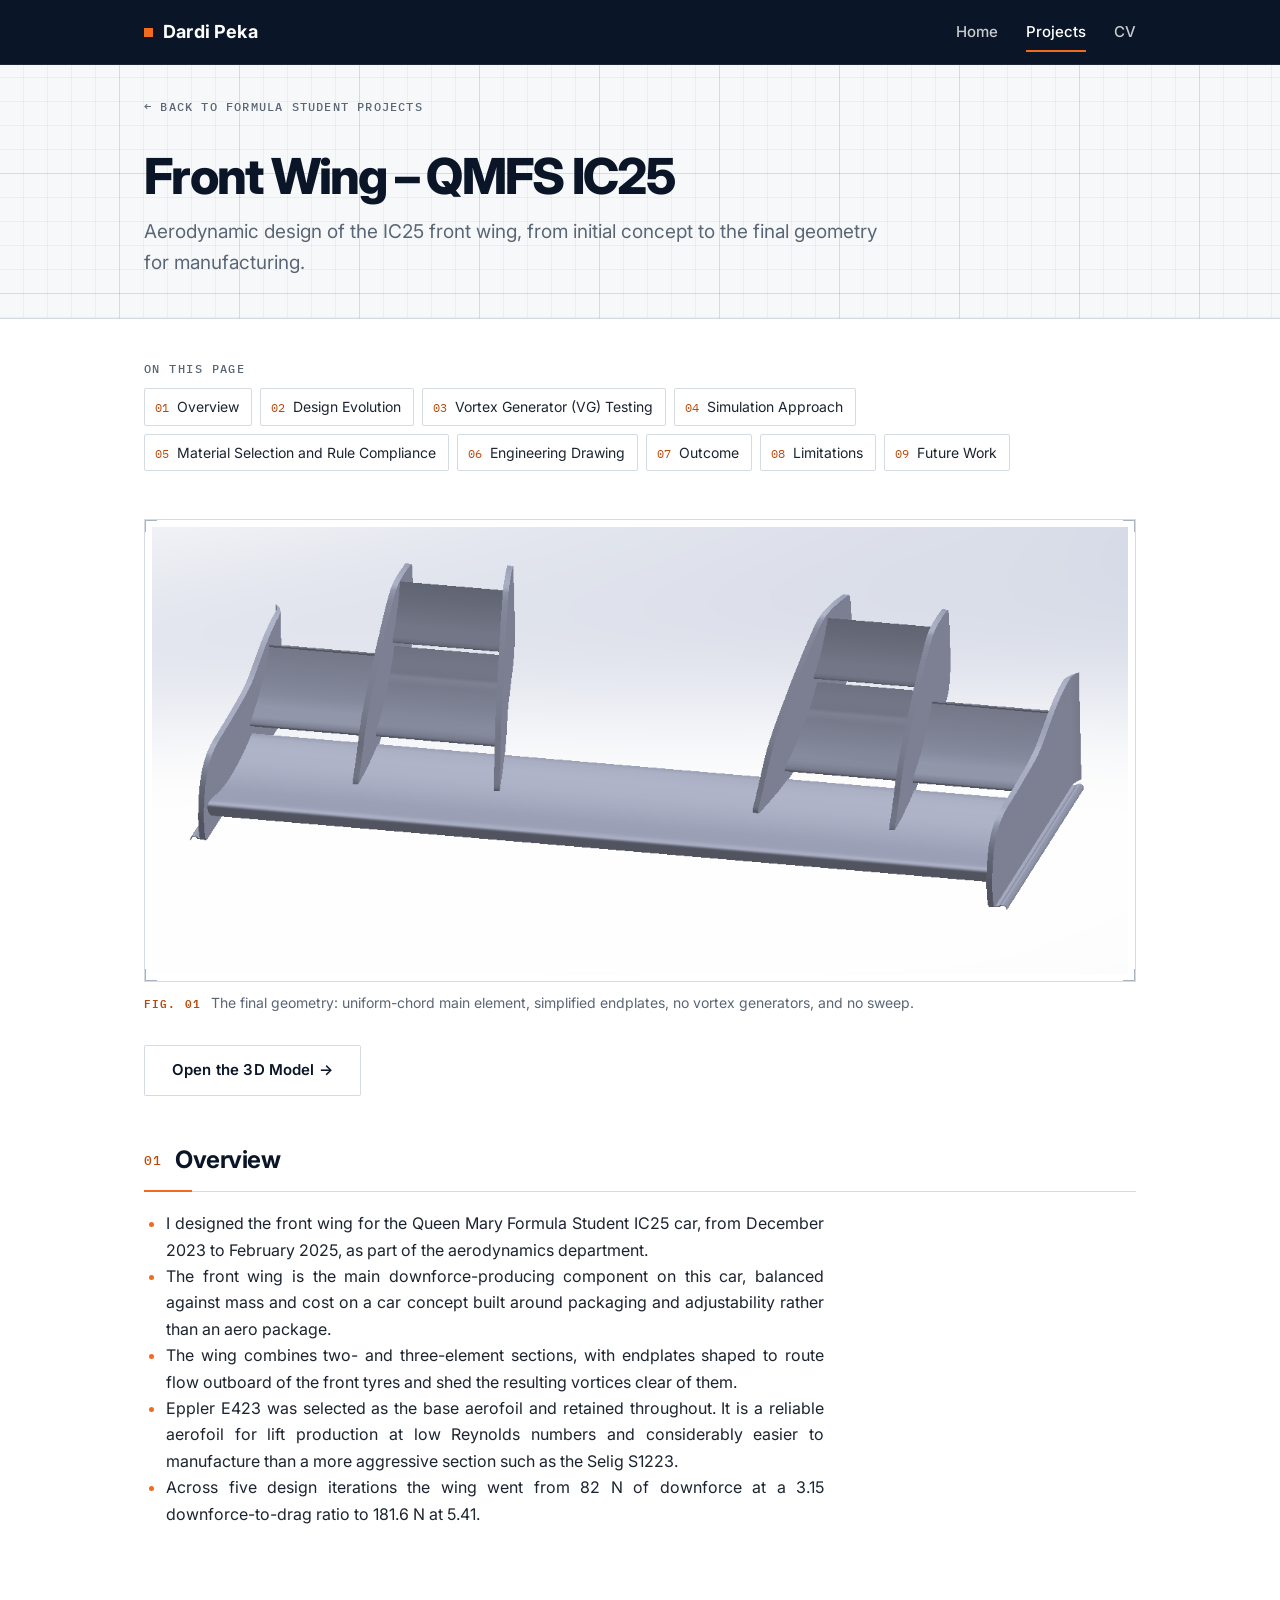
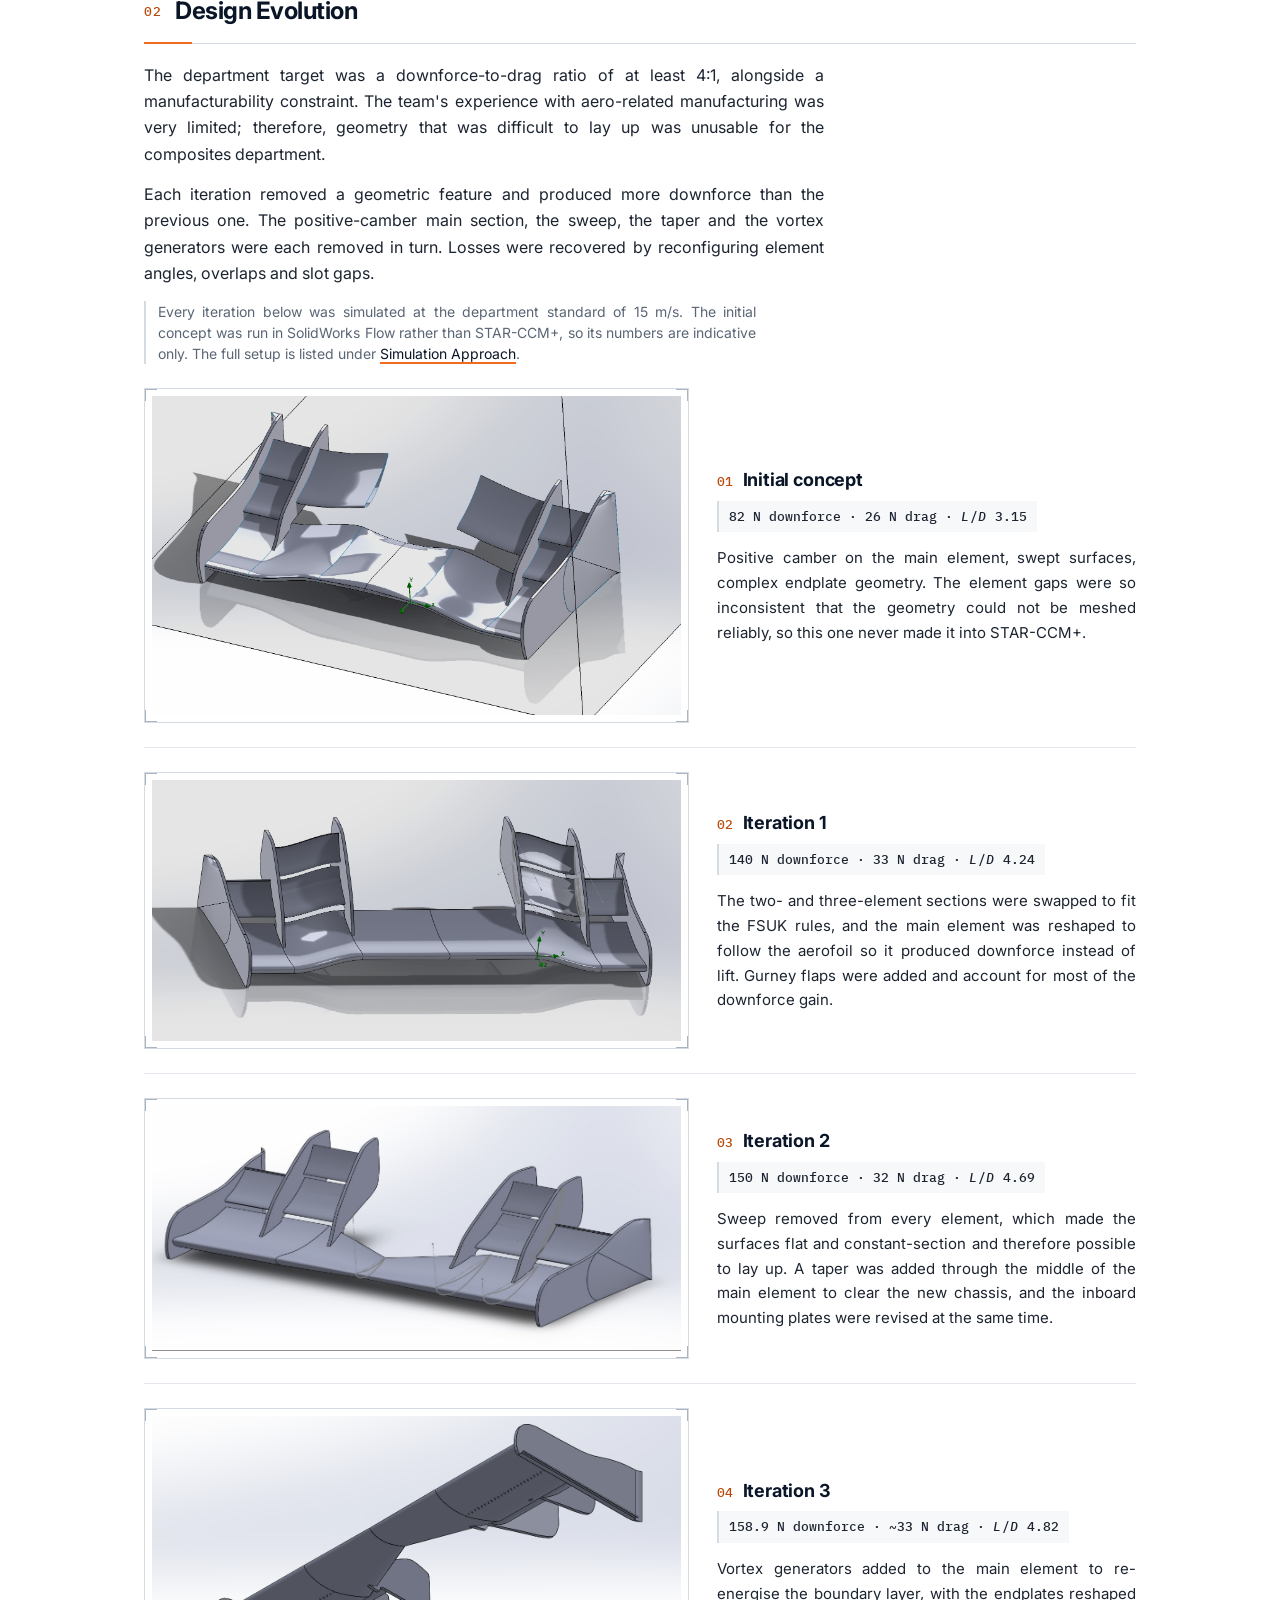
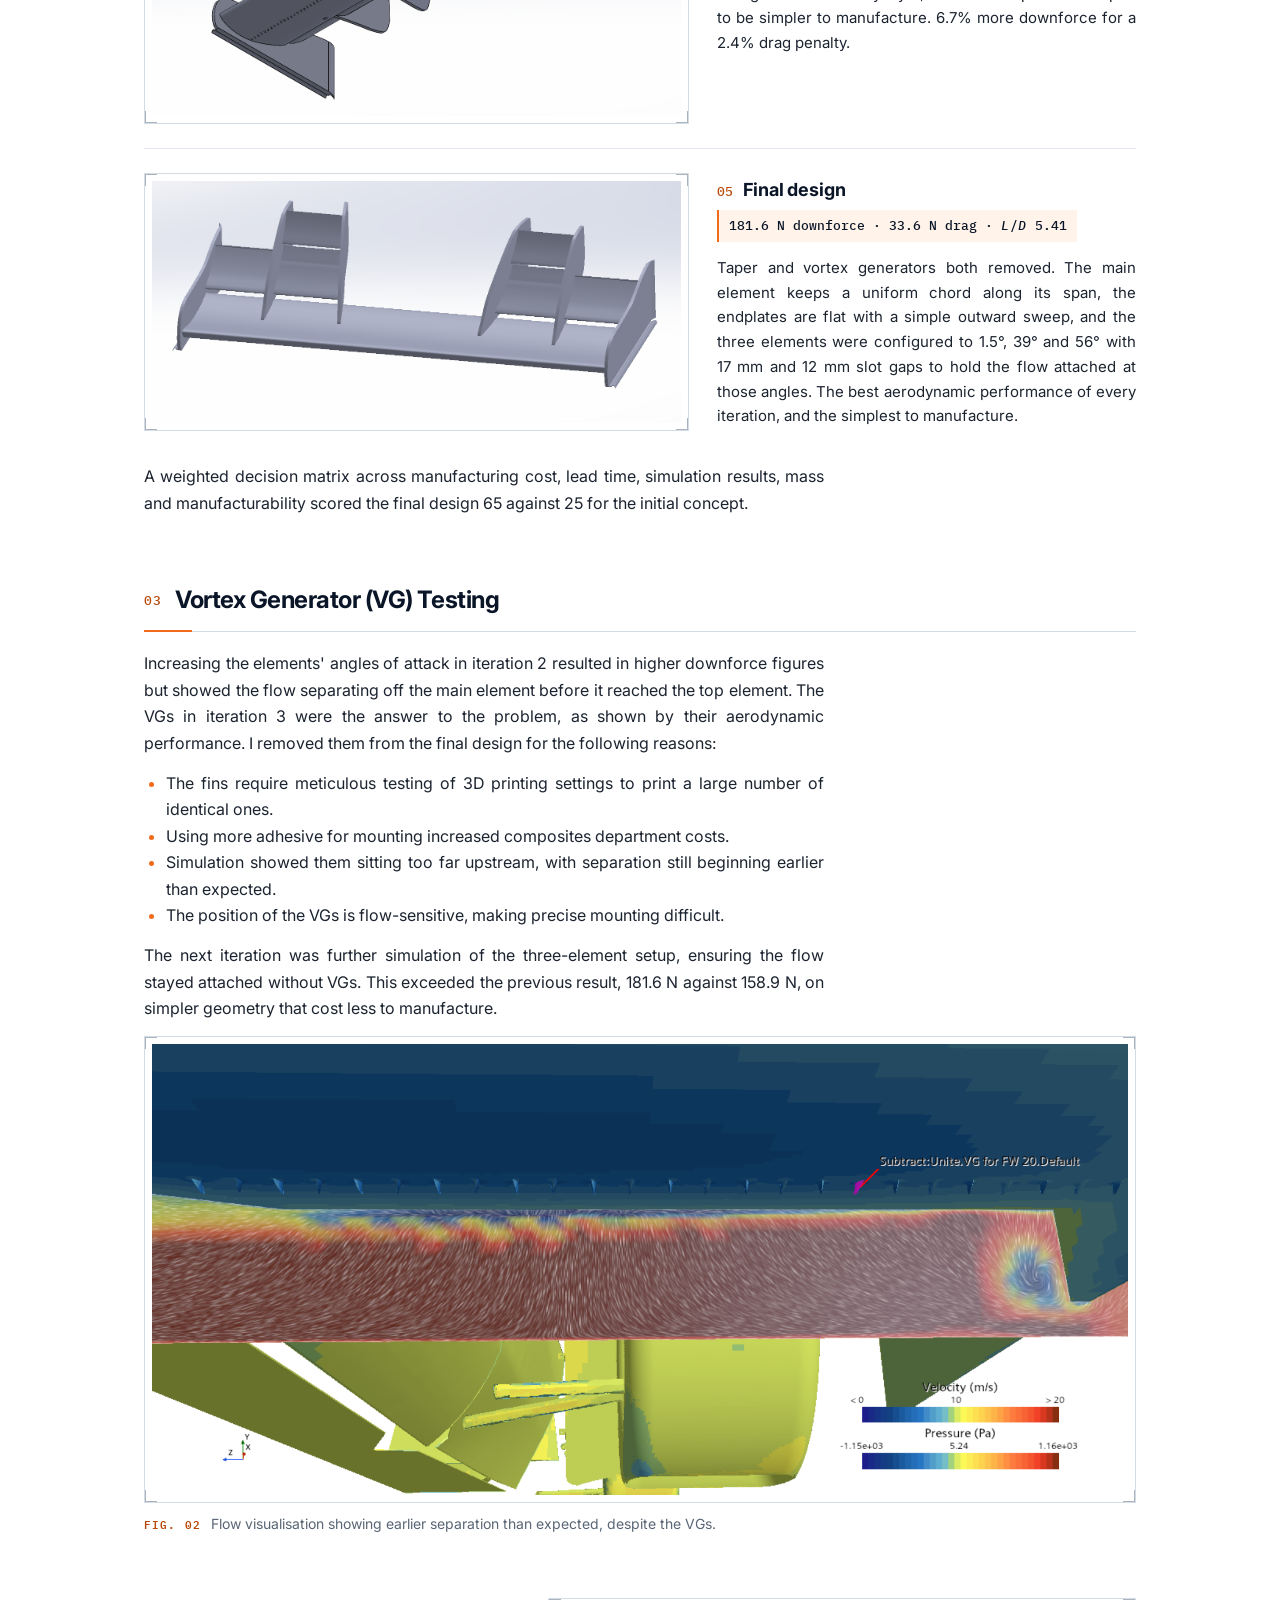
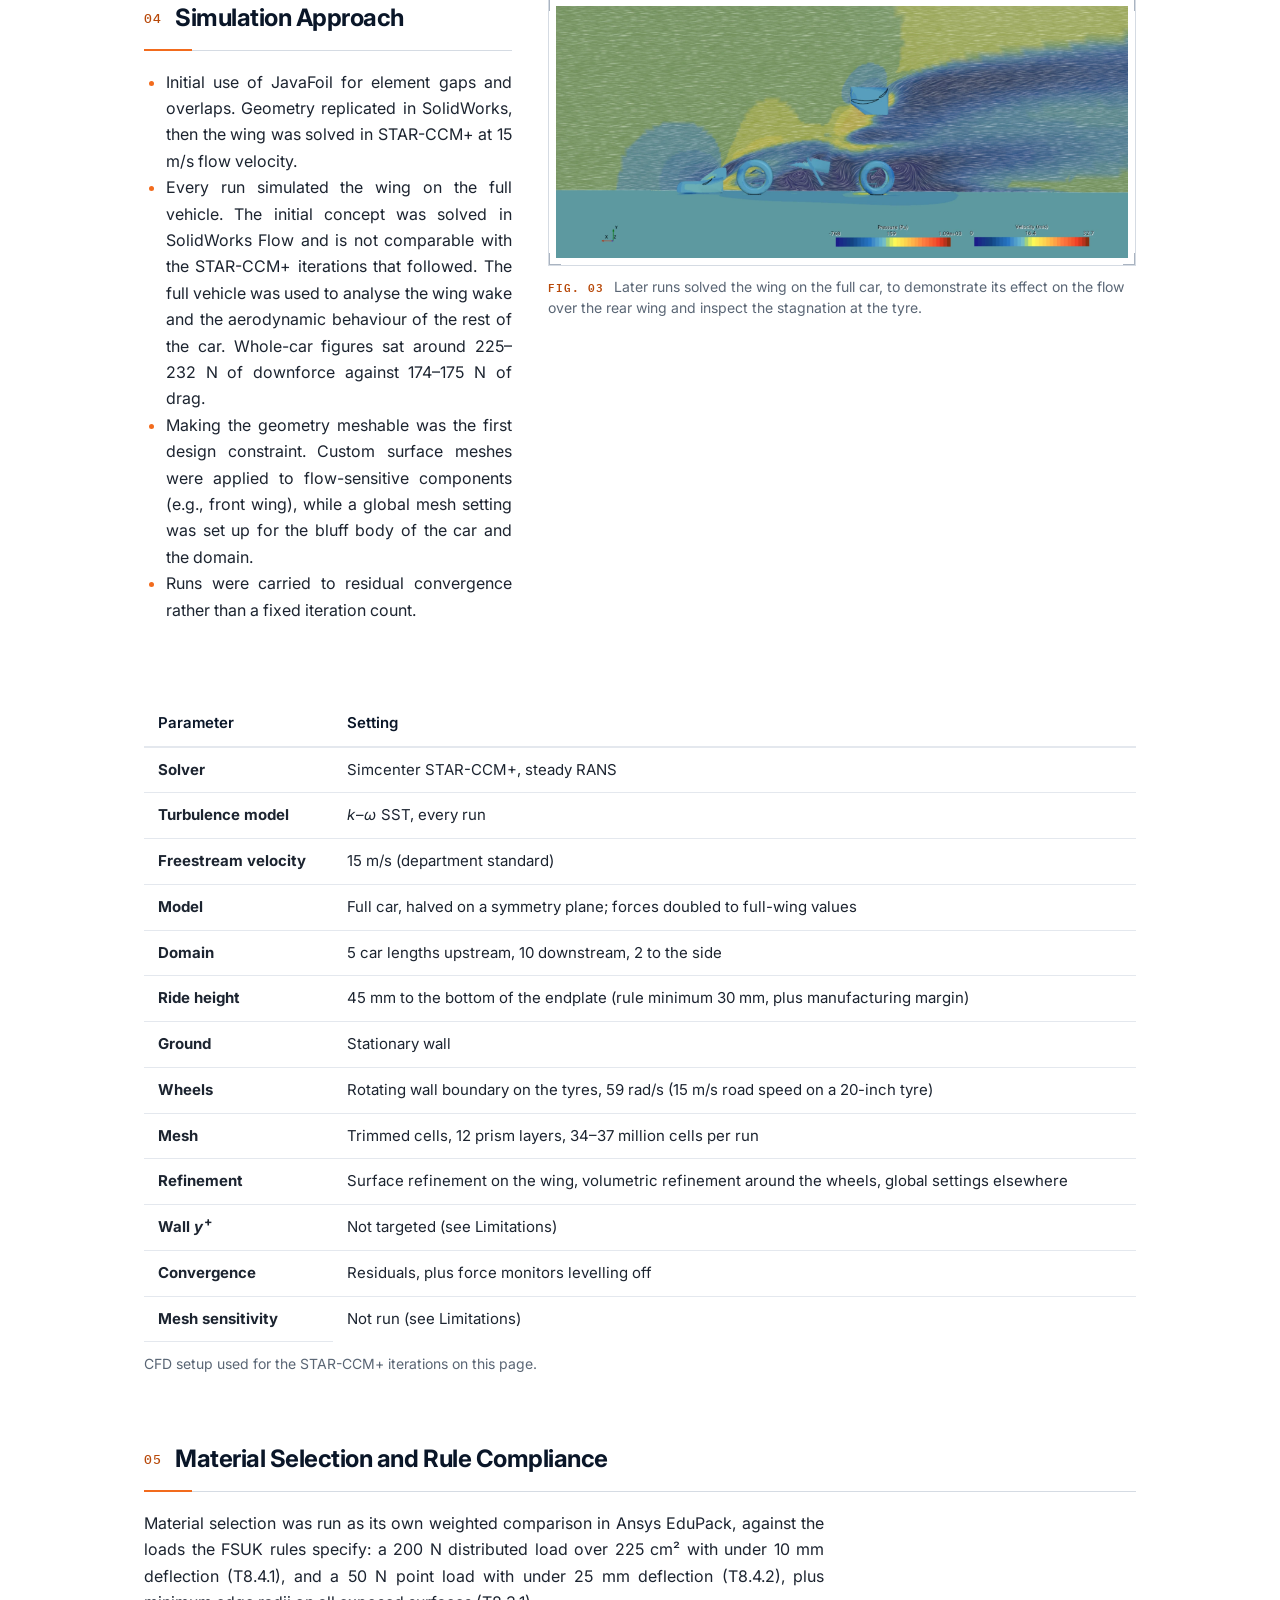
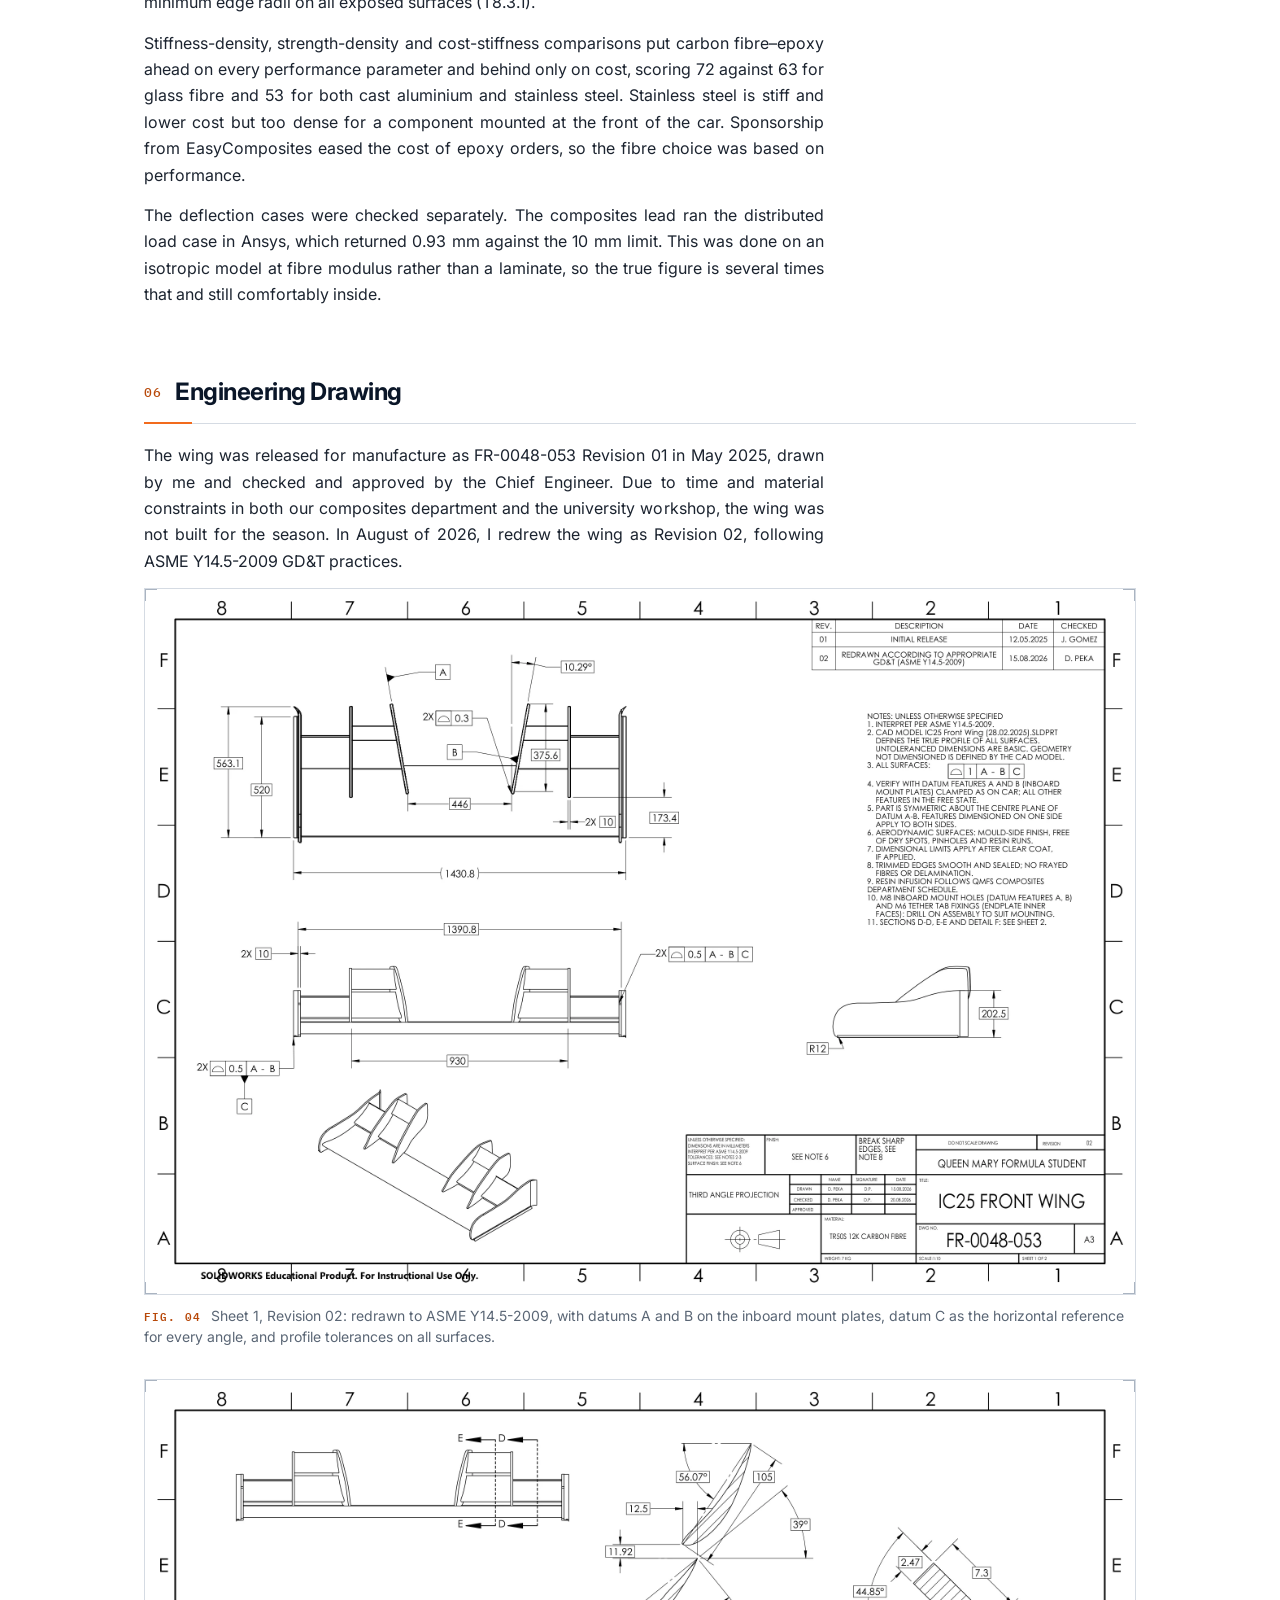
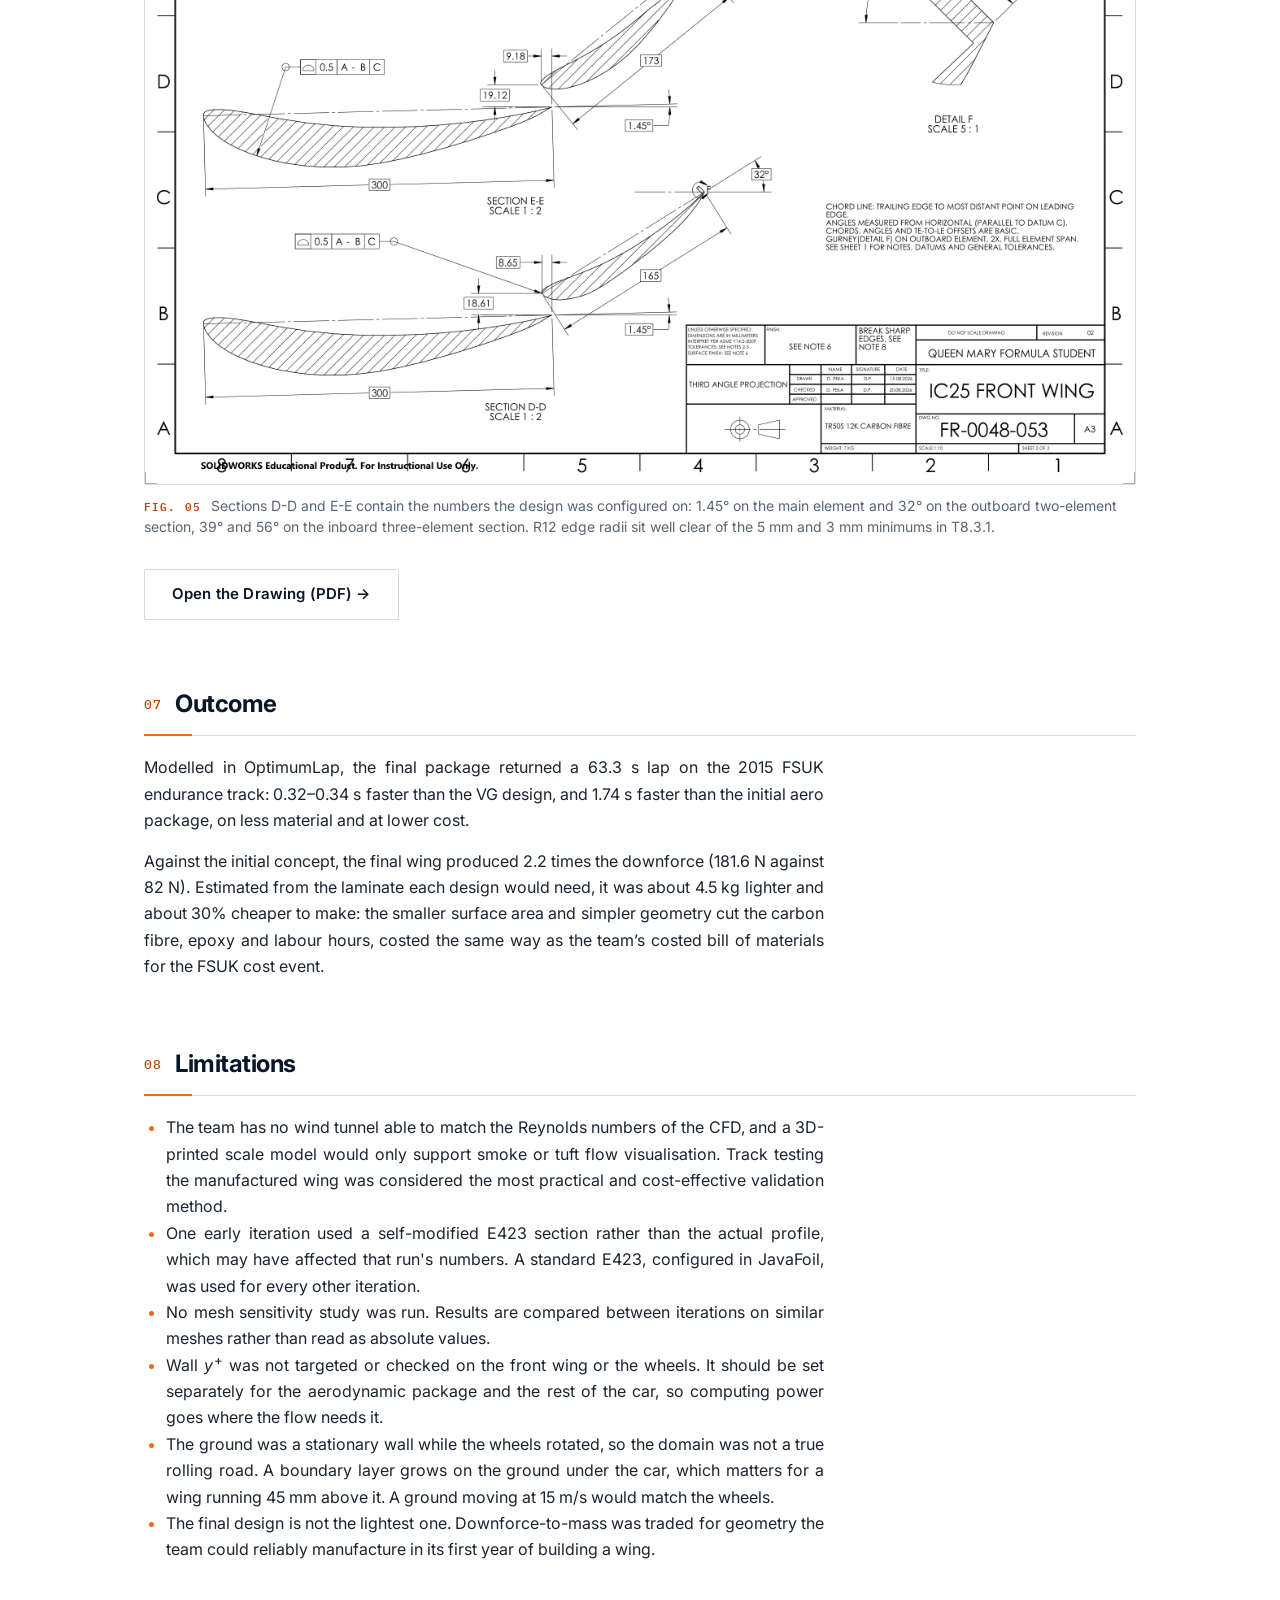
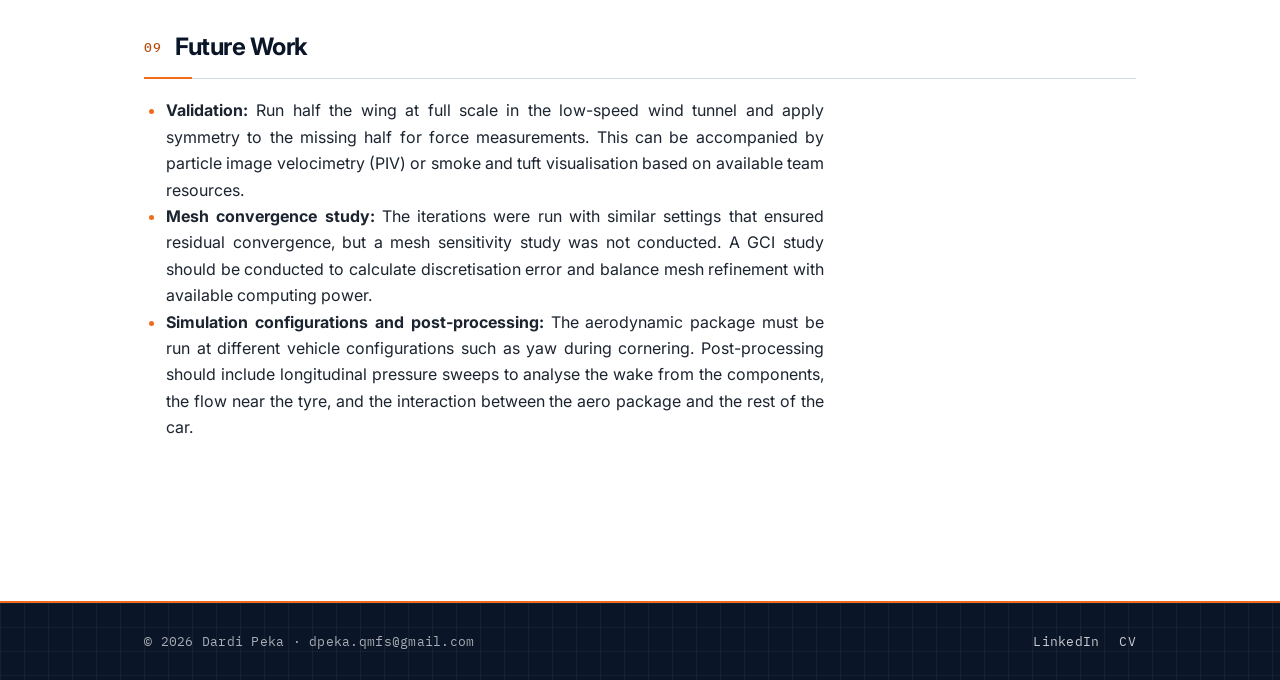
<file: projects/formula-student-engineering/front-wing/index.html>
<!DOCTYPE html>
<html lang="en-GB">
<head>
  <meta charset="UTF-8">
  <meta name="viewport" content="width=device-width, initial-scale=1.0">
  <!-- EDIT: page title shown in the browser tab -->
  <title>Front Wing &ndash; Dardi Peka</title>
  <meta name="description" content="Aerodynamic design of the IC25 front wing, from initial concept to the final geometry for manufacturing.">
  <meta name="theme-color" content="#0a1628">
  <meta property="og:type" content="website">
  <meta property="og:title" content="Front Wing – Dardi Peka">
  <meta property="og:description" content="Aerodynamic design of the IC25 front wing, from initial concept to the final geometry for manufacturing.">
  <link rel="canonical" href="https://dardipeka.github.io/projects/formula-student-engineering/front-wing/">
  <meta property="og:url" content="https://dardipeka.github.io/projects/formula-student-engineering/front-wing/">
  <meta property="og:site_name" content="Dardi Peka">
  <meta property="og:image" content="https://dardipeka.github.io/assets/og-image.jpg">
  <meta property="og:image:width" content="1200">
  <meta property="og:image:height" content="630">
  <meta property="og:image:alt" content="The Queen Mary Formula Student IC26 car, side profile">
  <meta name="twitter:card" content="summary_large_image">
  <link rel="icon" href="../../../assets/favicon.svg" type="image/svg+xml">
  <link rel="icon" href="../../../assets/favicon-32.png" sizes="32x32" type="image/png">
  <link rel="apple-touch-icon" href="../../../assets/apple-touch-icon.png">
  <link rel="preconnect" href="https://fonts.googleapis.com">
  <link rel="preconnect" href="https://fonts.gstatic.com" crossorigin>
  <link href="https://fonts.googleapis.com/css2?family=IBM+Plex+Mono:wght@400;500;600&family=Inter:wght@400;500;600;700;800&display=swap" rel="stylesheet">
  <link rel="stylesheet" href="../../../assets/style.css">
  <link rel="stylesheet" href="../../../assets/makeover.css">
  <script src="../../../assets/lightbox.js" defer></script>
</head>
<body>

  <a class="skip-link" href="#main">Skip to content</a>

  <nav class="navbar">
    <div class="container">
      <!-- EDIT: site name (appears on every page) -->
      <a class="nav-brand" href="../../../index.html">Dardi Peka</a>
      <div class="nav-links">
        <a href="../../../index.html">Home</a>
        <a href="../../../projects.html" class="active" aria-current="true">Projects</a>
        <a href="../../../assets/Dardi_Peka_Master_CV.pdf" target="_blank" rel="noopener">CV</a>
      </div>
    </div>
  </nav>

  <main class="container" id="main">
    <a class="back-link" href="../index.html">&larr; Back to Formula Student projects</a>

    <header class="project-header">
      <!-- EDIT: project title -->
      <h1>Front Wing &ndash; QMFS IC25</h1>
      <!-- EDIT: one-line subtitle / tagline for this project -->
      <p class="tagline">Aerodynamic design of the IC25 front wing, from initial concept to the final geometry for manufacturing.</p>
    </header>

    <nav class="toc" aria-label="On this page">
      <span class="toc-label">On this page</span>
      <a href="#overview">Overview</a>
      <a href="#design-evolution">Design Evolution</a>
      <a href="#vortex-generator-vg-testing">Vortex Generator (VG) Testing</a>
      <a href="#simulation-approach">Simulation Approach</a>
      <a href="#material-selection-and-rule-compliance">Material Selection and Rule Compliance</a>
      <a href="#engineering-drawing">Engineering Drawing</a>
      <a href="#outcome">Outcome</a>
      <a href="#limitations">Limitations</a>
      <a href="#future-work">Future Work</a>
    </nav>

    <figure class="render">
      <img width="1342" height="615" src="images/hero.png" alt="Final IC25 front wing CAD geometry">
      <figcaption>The final geometry: uniform-chord main element, simplified endplates, no vortex generators, and no sweep.</figcaption>
    </figure>

    <p class="model-link">
      <a class="button ghost" href="https://autode.sk/4hlZcmT" target="_blank" rel="noopener">Open the 3D Model &rarr;</a>
    </p>

    <div class="project-body wide">

      <section>
        <h2 id="overview">Overview</h2>
        <ul>
          <li>I designed the front wing for the Queen Mary Formula Student IC25 car, from December 2023 to February 2025, as part of the aerodynamics department.</li>
          <li>The front wing is the main downforce-producing component on this car, balanced against mass and cost on a car concept built around packaging and adjustability rather than an aero package.</li>
          <li>The wing combines two- and three-element sections, with endplates shaped to route flow outboard of the front tyres and shed the resulting vortices clear of them.</li>
          <li>Eppler E423 was selected as the base aerofoil and retained throughout. It is a reliable aerofoil for lift production at low Reynolds numbers and considerably easier to manufacture than a more aggressive section such as the Selig S1223.</li>
          <li>Across five design iterations the wing went from 82 N of downforce at a 3.15 downforce-to-drag ratio to 181.6 N at 5.41.</li>
        </ul>
      </section>

      <section>
        <h2 id="design-evolution">Design Evolution</h2>
        <p>The department target was a downforce-to-drag ratio of at least 4:1, alongside a manufacturability constraint. The team's experience with aero-related manufacturing was very limited; therefore, geometry that was difficult to lay up was unusable for the composites department.</p>
        <p>Each iteration removed a geometric feature and produced more downforce than the previous one. The positive-camber main section, the sweep, the taper and the vortex generators were each removed in turn. Losses were recovered by reconfiguring element angles, overlaps and slot gaps.</p>

        <p class="note">Every iteration below was simulated at the department standard of 15 m/s. The initial concept was run in SolidWorks Flow rather than STAR-CCM+, so its numbers are indicative only. The full setup is listed under <a href="#simulation-approach">Simulation Approach</a>.</p>

        <!-- EDIT: one <article class="iteration"> per design iteration. Image left,
             numbers and reasoning right. Add class="final" to mark the built design. -->
        <div class="iteration-list">

          <article class="iteration">
            <figure class="render">
              <img loading="lazy" decoding="async" width="1674" height="1011" src="images/concept.webp" alt="First front wing concept with cambered, swept geometry">
            </figure>
            <div class="iteration-text">
              <h3>Initial concept</h3>
              <p class="iteration-metrics">82 N downforce &middot; 26 N drag &middot; <var>L</var>/<var>D</var>&nbsp;3.15</p>
              <p>Positive camber on the main element, swept surfaces, complex endplate geometry. The element gaps were so inconsistent that the geometry could not be meshed reliably, so this one never made it into STAR-CCM+.</p>
            </div>
          </article>

          <article class="iteration">
            <figure class="render">
              <img loading="lazy" decoding="async" width="1698" height="839" src="images/iteration-1.webp" alt="Front wing iteration with aerofoil-shaped main element and gurney flaps">
            </figure>
            <div class="iteration-text">
              <h3>Iteration 1</h3>
              <p class="iteration-metrics">140 N downforce &middot; 33 N drag &middot; <var>L</var>/<var>D</var>&nbsp;4.24</p>
              <p>The two- and three-element sections were swapped to fit the FSUK rules, and the main element was reshaped to follow the aerofoil so it produced downforce instead of lift. Gurney flaps were added and account for most of the downforce gain.</p>
            </div>
          </article>

          <article class="iteration">
            <figure class="render">
              <img loading="lazy" decoding="async" width="1175" height="543" src="images/iteration-2.webp" alt="Front wing iteration with the sweep removed from every element">
            </figure>
            <div class="iteration-text">
              <h3>Iteration 2</h3>
              <p class="iteration-metrics">150 N downforce &middot; 32 N drag &middot; <var>L</var>/<var>D</var>&nbsp;4.69</p>
              <p>Sweep removed from every element, which made the surfaces flat and constant-section and therefore possible to lay up. A taper was added through the middle of the main element to clear the new chassis, and the inboard mounting plates were revised at the same time.</p>
            </div>
          </article>

          <article class="iteration">
            <figure class="render">
              <img loading="lazy" decoding="async" width="1322" height="750" src="images/iteration-3.png" alt="Front wing with vortex generators fitted to the main element">
            </figure>
            <div class="iteration-text">
              <h3>Iteration 3</h3>
              <p class="iteration-metrics">158.9 N downforce &middot; ~33 N drag &middot; <var>L</var>/<var>D</var>&nbsp;4.82</p>
              <p>Vortex generators added to the main element to re-energise the boundary layer, with the endplates reshaped to be simpler to manufacture. 6.7% more downforce for a 2.4% drag penalty.</p>
            </div>
          </article>

          <article class="iteration final">
            <figure class="render">
              <img loading="lazy" decoding="async" width="1342" height="615" src="images/final.png" alt="Final front wing geometry with uniform chord and flat endplates">
            </figure>
            <div class="iteration-text">
              <h3>Final design</h3>
              <p class="iteration-metrics">181.6 N downforce &middot; 33.6 N drag &middot; <var>L</var>/<var>D</var>&nbsp;5.41</p>
              <p>Taper and vortex generators both removed. The main element keeps a uniform chord along its span, the endplates are flat with a simple outward sweep, and the three elements were configured to 1.5&deg;, 39&deg; and 56&deg; with 17 mm and 12 mm slot gaps to hold the flow attached at those angles. The best aerodynamic performance of every iteration, and the simplest to manufacture.</p>
            </div>
          </article>

        </div>

        <p>A weighted decision matrix across manufacturing cost, lead time, simulation results, mass and manufacturability scored the final design 65 against 25 for the initial concept.</p>

      </section>

      <section>
        <h2 id="vortex-generator-vg-testing">Vortex Generator (VG) Testing</h2>
        <p>Increasing the elements' angles of attack in iteration 2 resulted in higher downforce figures but showed the flow separating off the main element before it reached the top element. The VGs in iteration 3 were the answer to the problem, as shown by their aerodynamic performance. I removed them from the final design for the following reasons:</p>
        <ul>
          <li>The fins require meticulous testing of 3D printing settings to print a large number of identical ones.</li>
          <li>Using more adhesive for mounting increased composites department costs.</li>
          <li>Simulation showed them sitting too far upstream, with separation still beginning earlier than expected.</li>
          <li>The position of the VGs is flow-sensitive, making precise mounting difficult.</li>
        </ul>
        <p>The next iteration was further simulation of the three-element setup, ensuring the flow stayed attached without VGs. This exceeded the previous result, 181.6 N against 158.9 N, on simpler geometry that cost less to manufacture.</p>
        <figure>
          <img loading="lazy" decoding="async" width="1874" height="867" src="images/vg-separation.webp" alt="Flow visualisation over the main element showing early separation">
          <figcaption>Flow visualisation showing earlier separation than expected, despite the VGs.</figcaption>
        </figure>
      </section>

      <section class="split media-wide">
        <div class="split-text">
          <h2 id="simulation-approach">Simulation Approach</h2>
          <ul>
            <li>Initial use of JavaFoil for element gaps and overlaps. Geometry replicated in SolidWorks, then the wing was solved in STAR-CCM+ at 15 m/s flow velocity.</li>
            <li>Every run simulated the wing on the full vehicle. The initial concept was solved in SolidWorks Flow and is not comparable with the STAR-CCM+ iterations that followed. The full vehicle was used to analyse the wing wake and the aerodynamic behaviour of the rest of the car. Whole-car figures sat around 225&ndash;232 N of downforce against 174&ndash;175 N of drag.</li>
            <li>Making the geometry meshable was the first design constraint. Custom surface meshes were applied to flow-sensitive components (e.g., front wing), while a global mesh setting was set up for the bluff body of the car and the domain.</li>
            <li>Runs were carried to residual convergence rather than a fixed iteration count.</li>
          </ul>
        </div>
        <div class="split-media">
          <figure>
            <img loading="lazy" decoding="async" width="1882" height="830" src="images/cfd-fullcar.webp" alt="Full-vehicle CFD scene showing the wing in the context of the car">
            <figcaption>Later runs solved the wing on the full car, to demonstrate its effect on the flow over the rear wing and inspect the stagnation at the tyre.</figcaption>
          </figure>
        </div>
      </section>

      <section>
        <div class="table-wrap">
          <table>
            <caption>CFD setup used for the STAR-CCM+ iterations on this page.</caption>
            <thead>
              <tr><th scope="col">Parameter</th><th scope="col">Setting</th></tr>
            </thead>
            <tbody>
                <tr><th scope="row">Solver</th><td>Simcenter STAR-CCM+, steady RANS</td></tr>
                <tr><th scope="row">Turbulence model</th><td><var>k</var>&ndash;<var>&omega;</var> SST, every run</td></tr>
                <tr><th scope="row">Freestream velocity</th><td>15&nbsp;m/s (department standard)</td></tr>
                <tr><th scope="row">Model</th><td>Full car, halved on a symmetry plane; forces doubled to full-wing values</td></tr>
                <tr><th scope="row">Domain</th><td>5 car lengths upstream, 10 downstream, 2 to the side</td></tr>
                <tr><th scope="row">Ride height</th><td>45&nbsp;mm to the bottom of the endplate (rule minimum 30&nbsp;mm, plus manufacturing margin)</td></tr>
                <tr><th scope="row">Ground</th><td>Stationary wall</td></tr>
                <tr><th scope="row">Wheels</th><td>Rotating wall boundary on the tyres, 59&nbsp;rad/s (15&nbsp;m/s road speed on a 20-inch tyre)</td></tr>
                <tr><th scope="row">Mesh</th><td>Trimmed cells, 12 prism layers, 34&ndash;37 million cells per run</td></tr>
                <tr><th scope="row">Refinement</th><td>Surface refinement on the wing, volumetric refinement around the wheels, global settings elsewhere</td></tr>
                <tr><th scope="row">Wall <var>y</var><sup>+</sup></th><td>Not targeted (see Limitations)</td></tr>
                <tr><th scope="row">Convergence</th><td>Residuals, plus force monitors levelling off</td></tr>
                <tr><th scope="row">Mesh sensitivity</th><td>Not run (see Limitations)</td></tr>
            </tbody>
          </table>
        </div>
      </section>

      <section>
        <h2 id="material-selection-and-rule-compliance">Material Selection and Rule Compliance</h2>
        <p>Material selection was run as its own weighted comparison in Ansys EduPack, against the loads the FSUK rules specify: a 200 N distributed load over 225 cm&sup2; with under 10 mm deflection (T8.4.1), and a 50 N point load with under 25 mm deflection (T8.4.2), plus minimum edge radii on all exposed surfaces (T8.3.1).</p>
        <p>Stiffness-density, strength-density and cost-stiffness comparisons put carbon fibre&ndash;epoxy ahead on every performance parameter and behind only on cost, scoring 72 against 63 for glass fibre and 53 for both cast aluminium and stainless steel. Stainless steel is stiff and lower cost but too dense for a component mounted at the front of the car. Sponsorship from EasyComposites eased the cost of epoxy orders, so the fibre choice was based on performance.</p>
        <p>The deflection cases were checked separately. The composites lead ran the distributed load case in Ansys, which returned 0.93 mm against the 10 mm limit. This was done on an isotropic model at fibre modulus rather than a laminate, so the true figure is several times that and still comfortably inside.</p>
      </section>

      <section>
        <h2 id="engineering-drawing">Engineering Drawing</h2>
        <p>The wing was released for manufacture as FR-0048-053 Revision 01 in May 2025, drawn by me and checked and approved by the Chief Engineer. Due to time and material constraints in both our composites department and the university workshop, the wing was not built for the season. In August of 2026, I redrew the wing as Revision 02, following ASME Y14.5-2009 GD&amp;T practices.</p>
        <figure>
          <div class="figure-scroll">
            <img loading="lazy" decoding="async" width="2400" height="1698" src="images/drawing-sheet1.webp" alt="Sheet 1 of the IC25 front wing drawing, Revision 02: plan, front, side and isometric views with datums A, B and C and profile tolerances">
          </div>
          <figcaption>Sheet 1, Revision 02: redrawn to ASME Y14.5-2009, with datums A and B on the inboard mount plates, datum C as the horizontal reference for every angle, and profile tolerances on all surfaces.</figcaption>
        </figure>
        <figure>
          <div class="figure-scroll">
            <img loading="lazy" decoding="async" width="2400" height="1698" src="images/drawing-sheet2.webp" alt="Sheet 2 of the IC25 front wing drawing: sections D-D and E-E through the element stacks, and detail F of the Gurney flap">
          </div>
          <figcaption>Sections D-D and E-E contain the numbers the design was configured on: 1.45&deg; on the main element and 32&deg; on the outboard two-element section, 39&deg; and 56&deg; on the inboard three-element section. R12 edge radii sit well clear of the 5 mm and 3 mm minimums in T8.3.1.</figcaption>
        </figure>
        <p class="model-link">
          <a class="button ghost" href="drawings/FR-0048-053-front-wing-assembly.pdf" target="_blank" rel="noopener">Open the Drawing (PDF) &rarr;</a>
        </p>
      </section>

      <section>
        <h2 id="outcome">Outcome</h2>
        <p>Modelled in OptimumLap, the final package returned a 63.3 s lap on the 2015 FSUK endurance track: 0.32&ndash;0.34 s faster than the VG design, and 1.74 s faster than the initial aero package, on less material and at lower cost.</p>
        <p>Against the initial concept, the final wing produced 2.2 times the downforce (181.6&nbsp;N against 82&nbsp;N). Estimated from the laminate each design would need, it was about 4.5&nbsp;kg lighter and about 30% cheaper to make: the smaller surface area and simpler geometry cut the carbon fibre, epoxy and labour hours, costed the same way as the team&rsquo;s costed bill of materials for the FSUK cost event.</p>
      </section>

      <section>
        <h2 id="limitations">Limitations</h2>
        <ul>
          <li>The team has no wind tunnel able to match the Reynolds numbers of the CFD, and a 3D-printed scale model would only support smoke or tuft flow visualisation. Track testing the manufactured wing was considered the most practical and cost-effective validation method.</li>
          <li>One early iteration used a self-modified E423 section rather than the actual profile, which may have affected that run's numbers. A standard E423, configured in JavaFoil, was used for every other iteration.</li>
          <li>No mesh sensitivity study was run. Results are compared between iterations on similar meshes rather than read as absolute values.</li>
          <li>Wall <var>y</var><sup>+</sup> was not targeted or checked on the front wing or the wheels. It should be set separately for the aerodynamic package and the rest of the car, so computing power goes where the flow needs it.</li>
          <li>The ground was a stationary wall while the wheels rotated, so the domain was not a true rolling road. A boundary layer grows on the ground under the car, which matters for a wing running 45&nbsp;mm above it. A ground moving at 15&nbsp;m/s would match the wheels.</li>
          <li>The final design is not the lightest one. Downforce-to-mass was traded for geometry the team could reliably manufacture in its first year of building a wing.</li>
        </ul>
      </section>

      <section>
        <h2 id="future-work">Future Work</h2>
        <ul>
          <li><strong>Validation:</strong> Run half the wing at full scale in the low-speed wind tunnel and apply symmetry to the missing half for force measurements. This can be accompanied by particle image velocimetry (PIV) or smoke and tuft visualisation based on available team resources.</li>
          <li><strong>Mesh convergence study:</strong> The iterations were run with similar settings that ensured residual convergence, but a mesh sensitivity study was not conducted. A GCI study should be conducted to calculate discretisation error and balance mesh refinement with available computing power.</li>
          <li><strong>Simulation configurations and post-processing:</strong> The aerodynamic package must be run at different vehicle configurations such as yaw during cornering. Post-processing should include longitudinal pressure sweeps to analyse the wake from the components, the flow near the tyre, and the interaction between the aero package and the rest of the car.</li>
        </ul>
      </section>

    </div>
  </main>

  <footer class="footer">
    <div class="container">
      <!-- EDIT: footer text / contact email -->
      <p>&copy; 2026 Dardi Peka &middot; dpeka.qmfs@gmail.com</p>
      <p class="footer-links">
        <a href="https://www.linkedin.com/in/dardi-peka-937169327" target="_blank" rel="noopener">LinkedIn</a>
        <a href="../../../assets/Dardi_Peka_Master_CV.pdf" target="_blank" rel="noopener">CV</a>
      </p>
    </div>
  </footer>

</body>
</html>
</file>
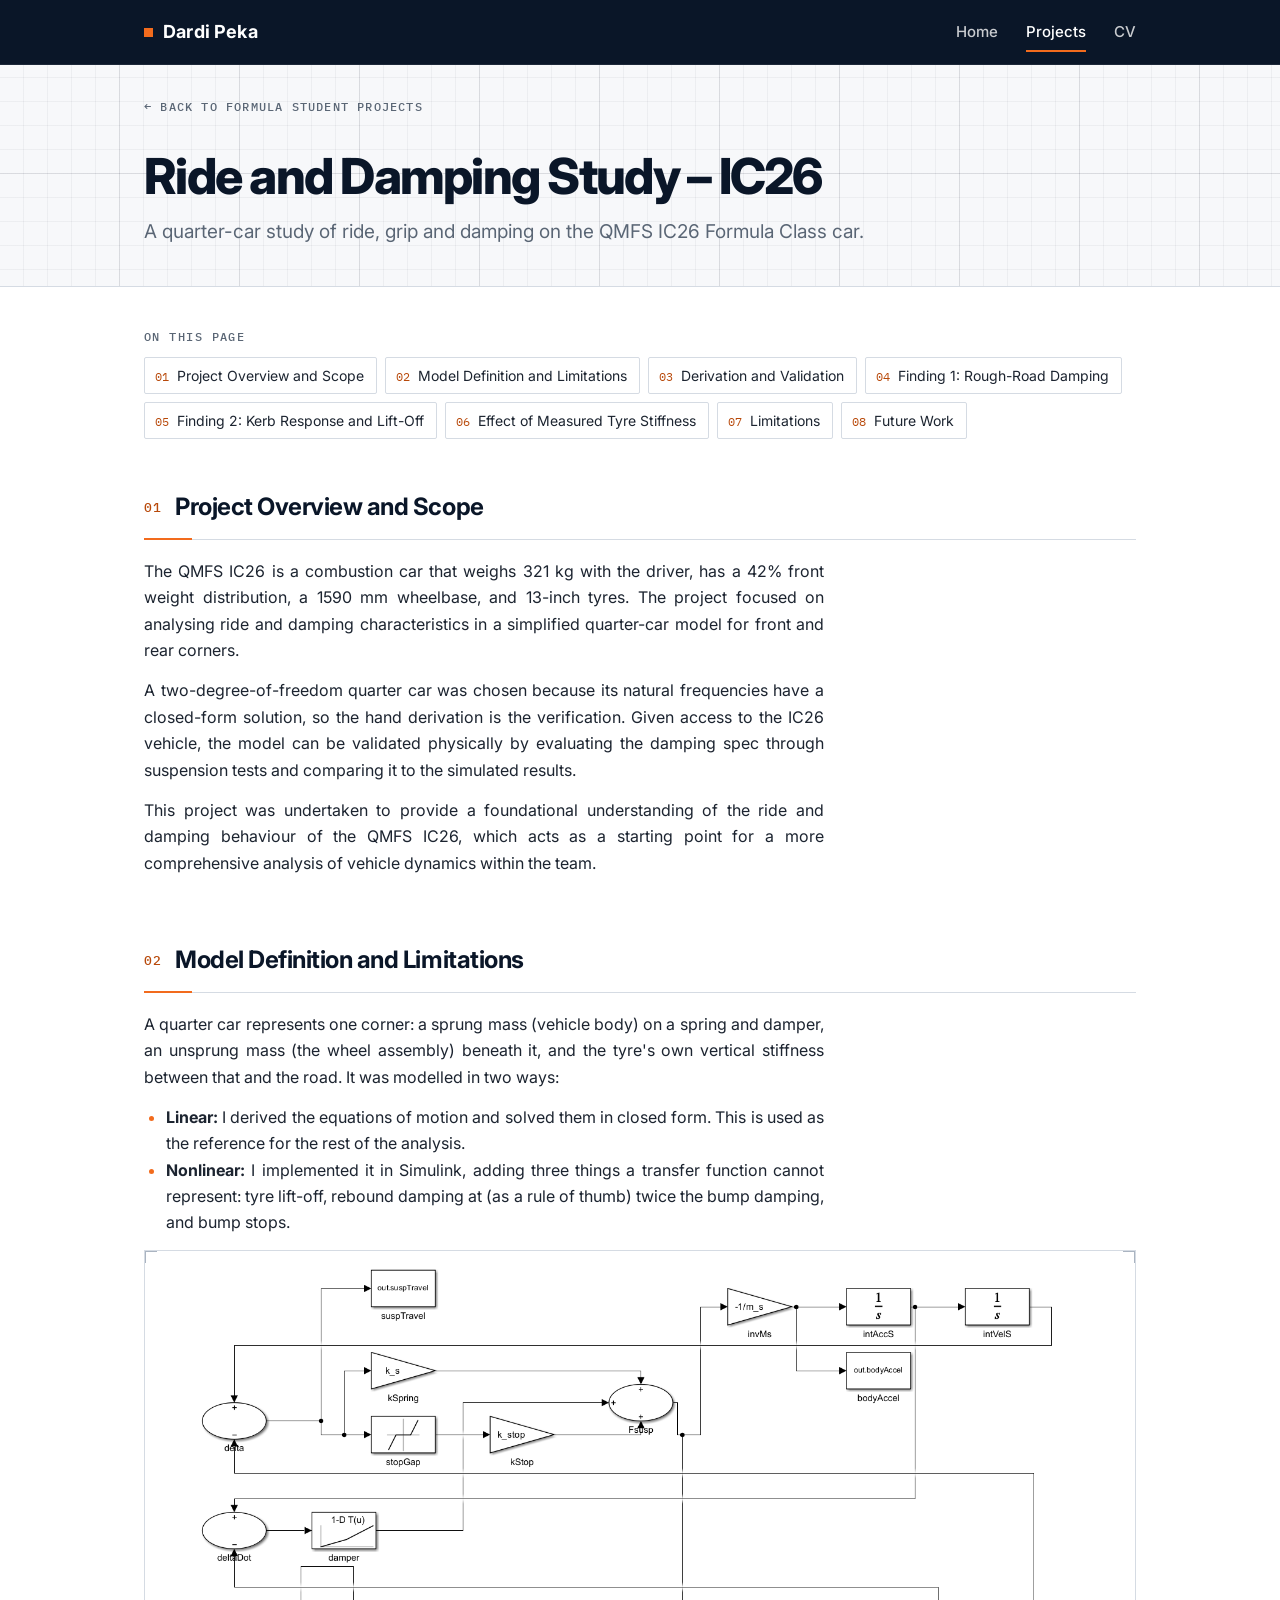
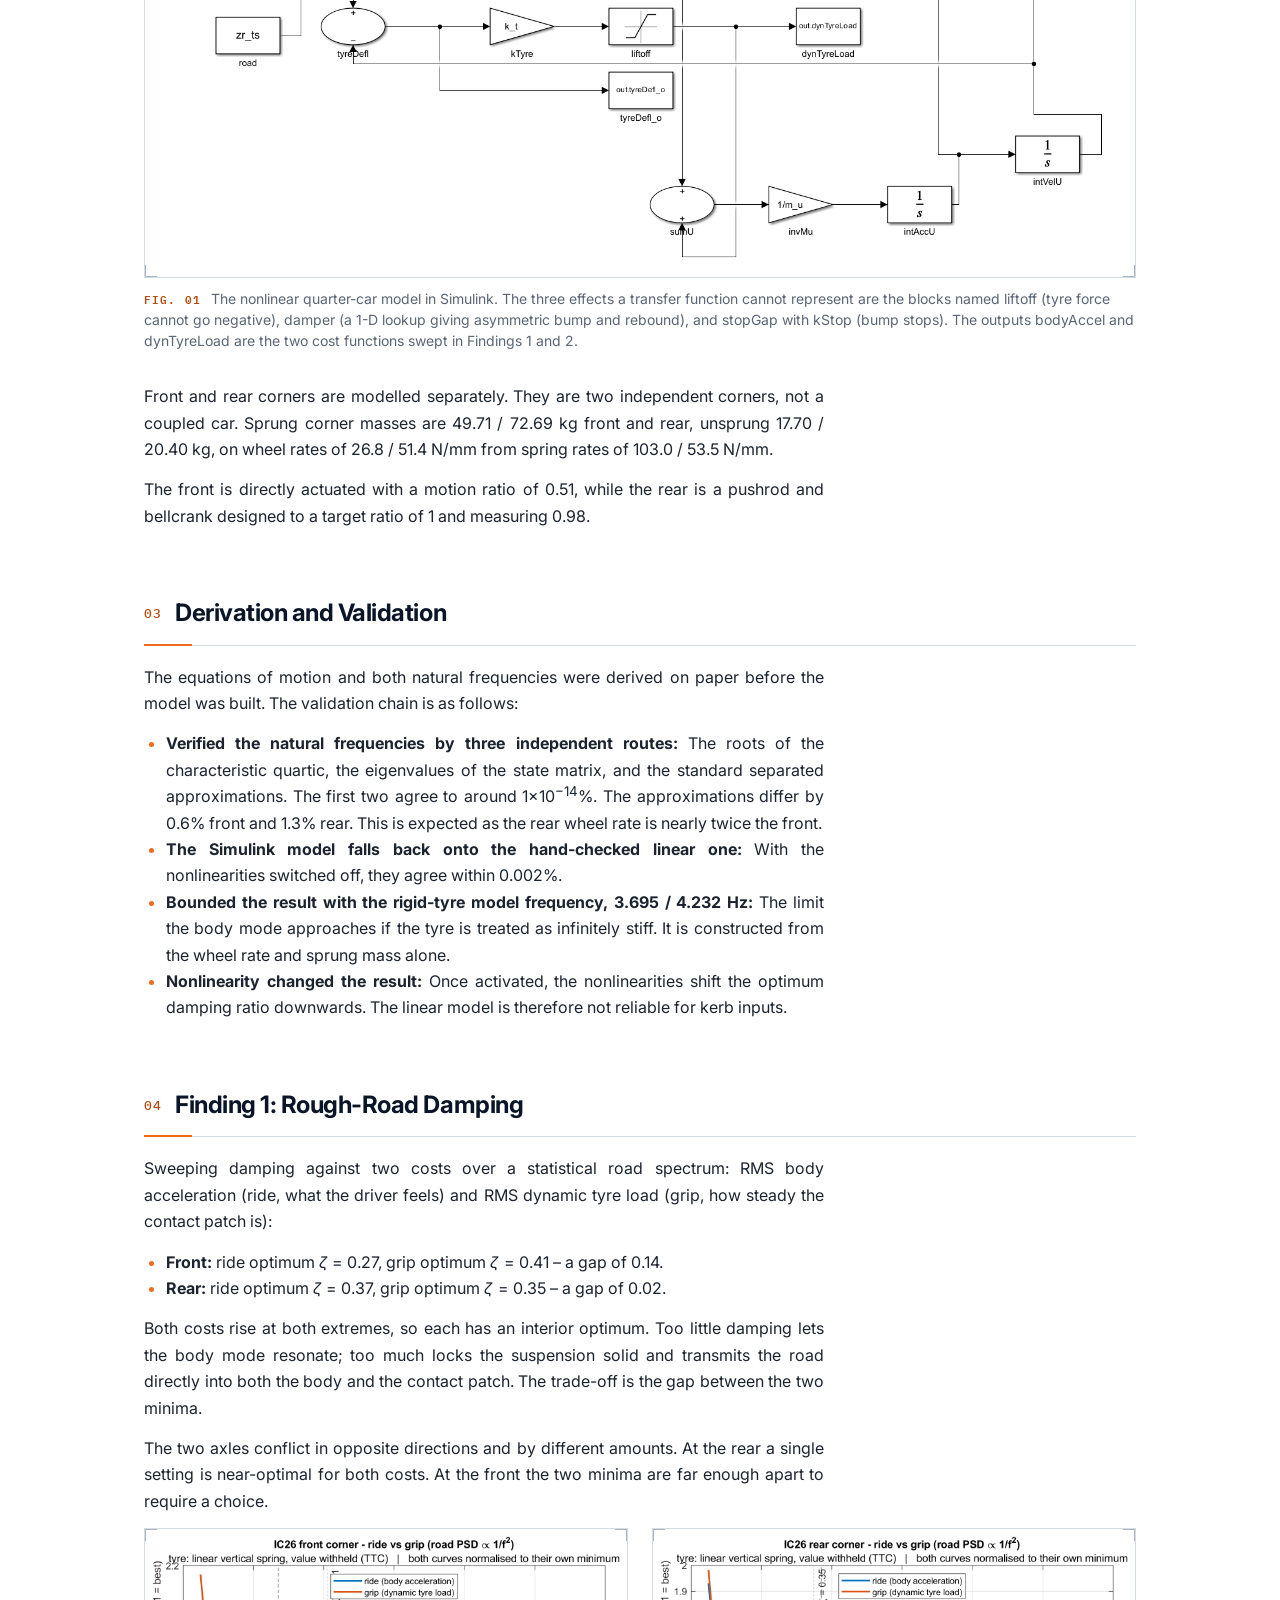
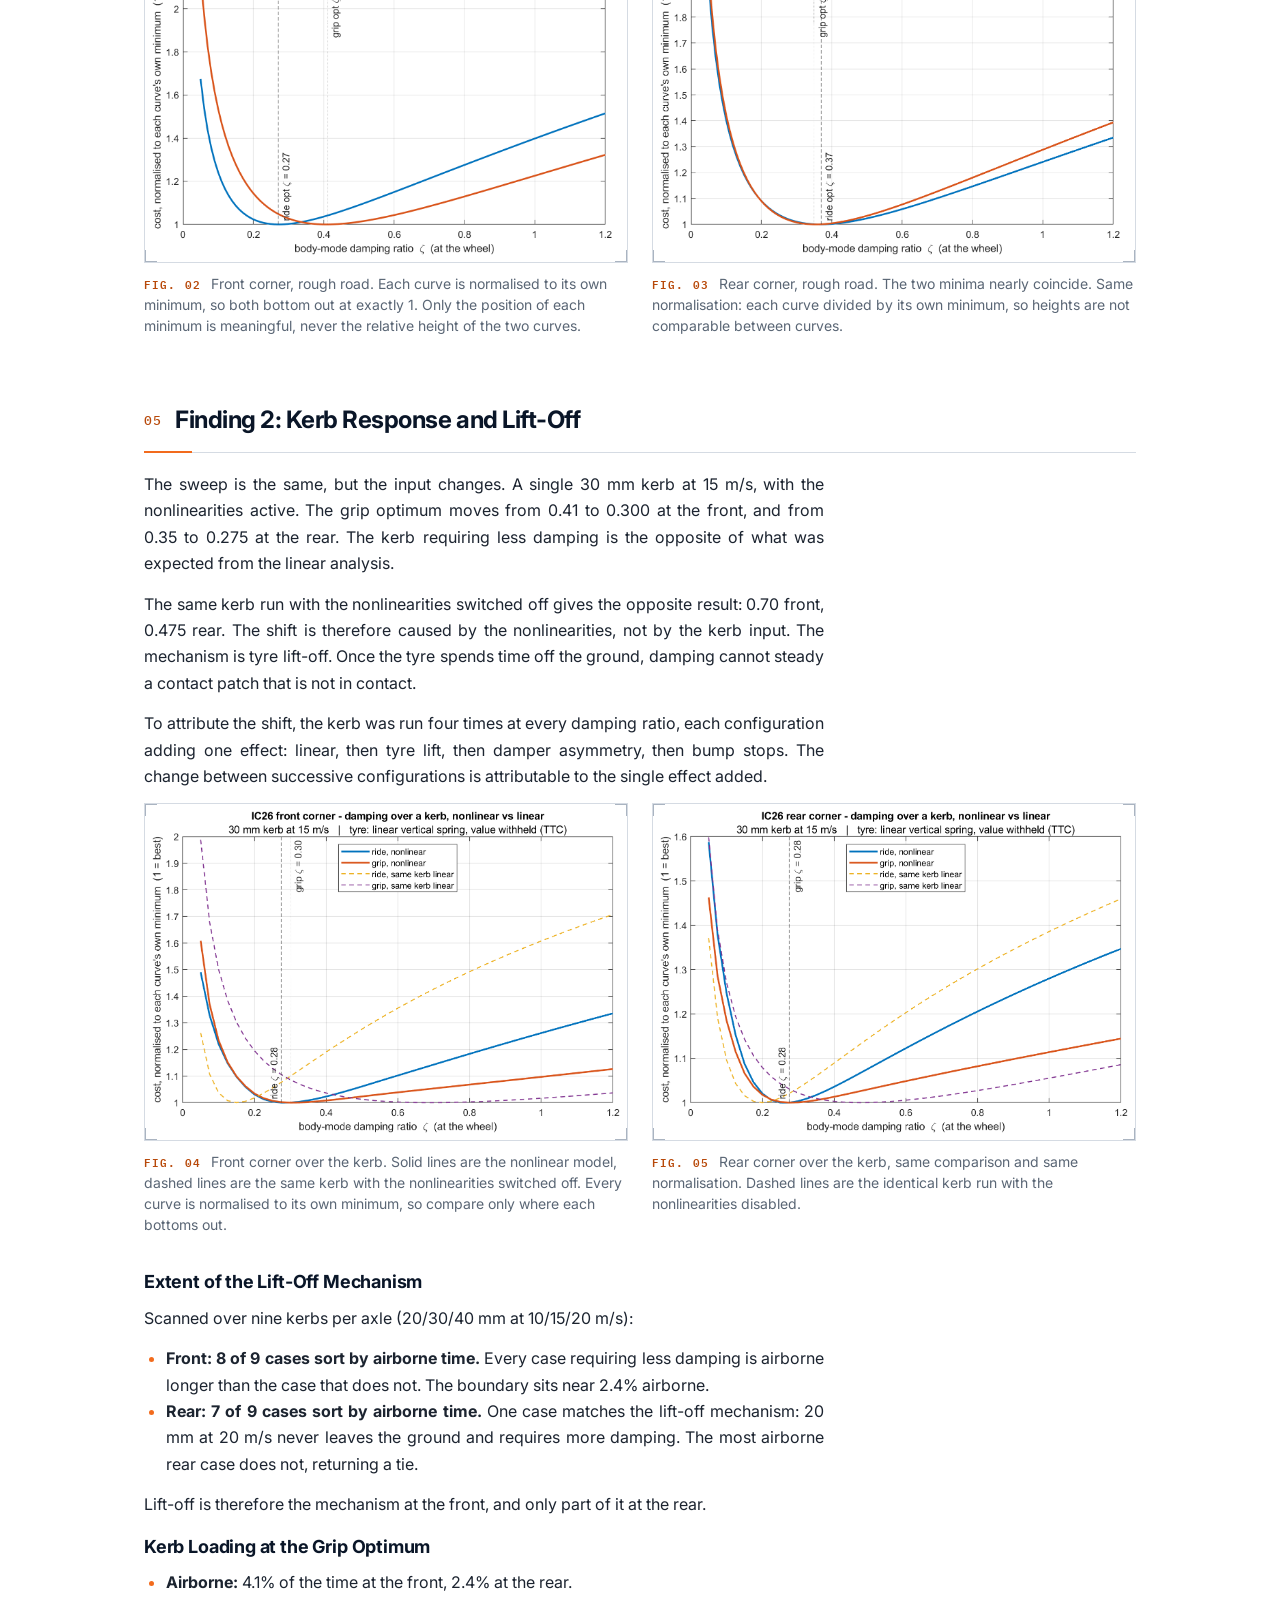
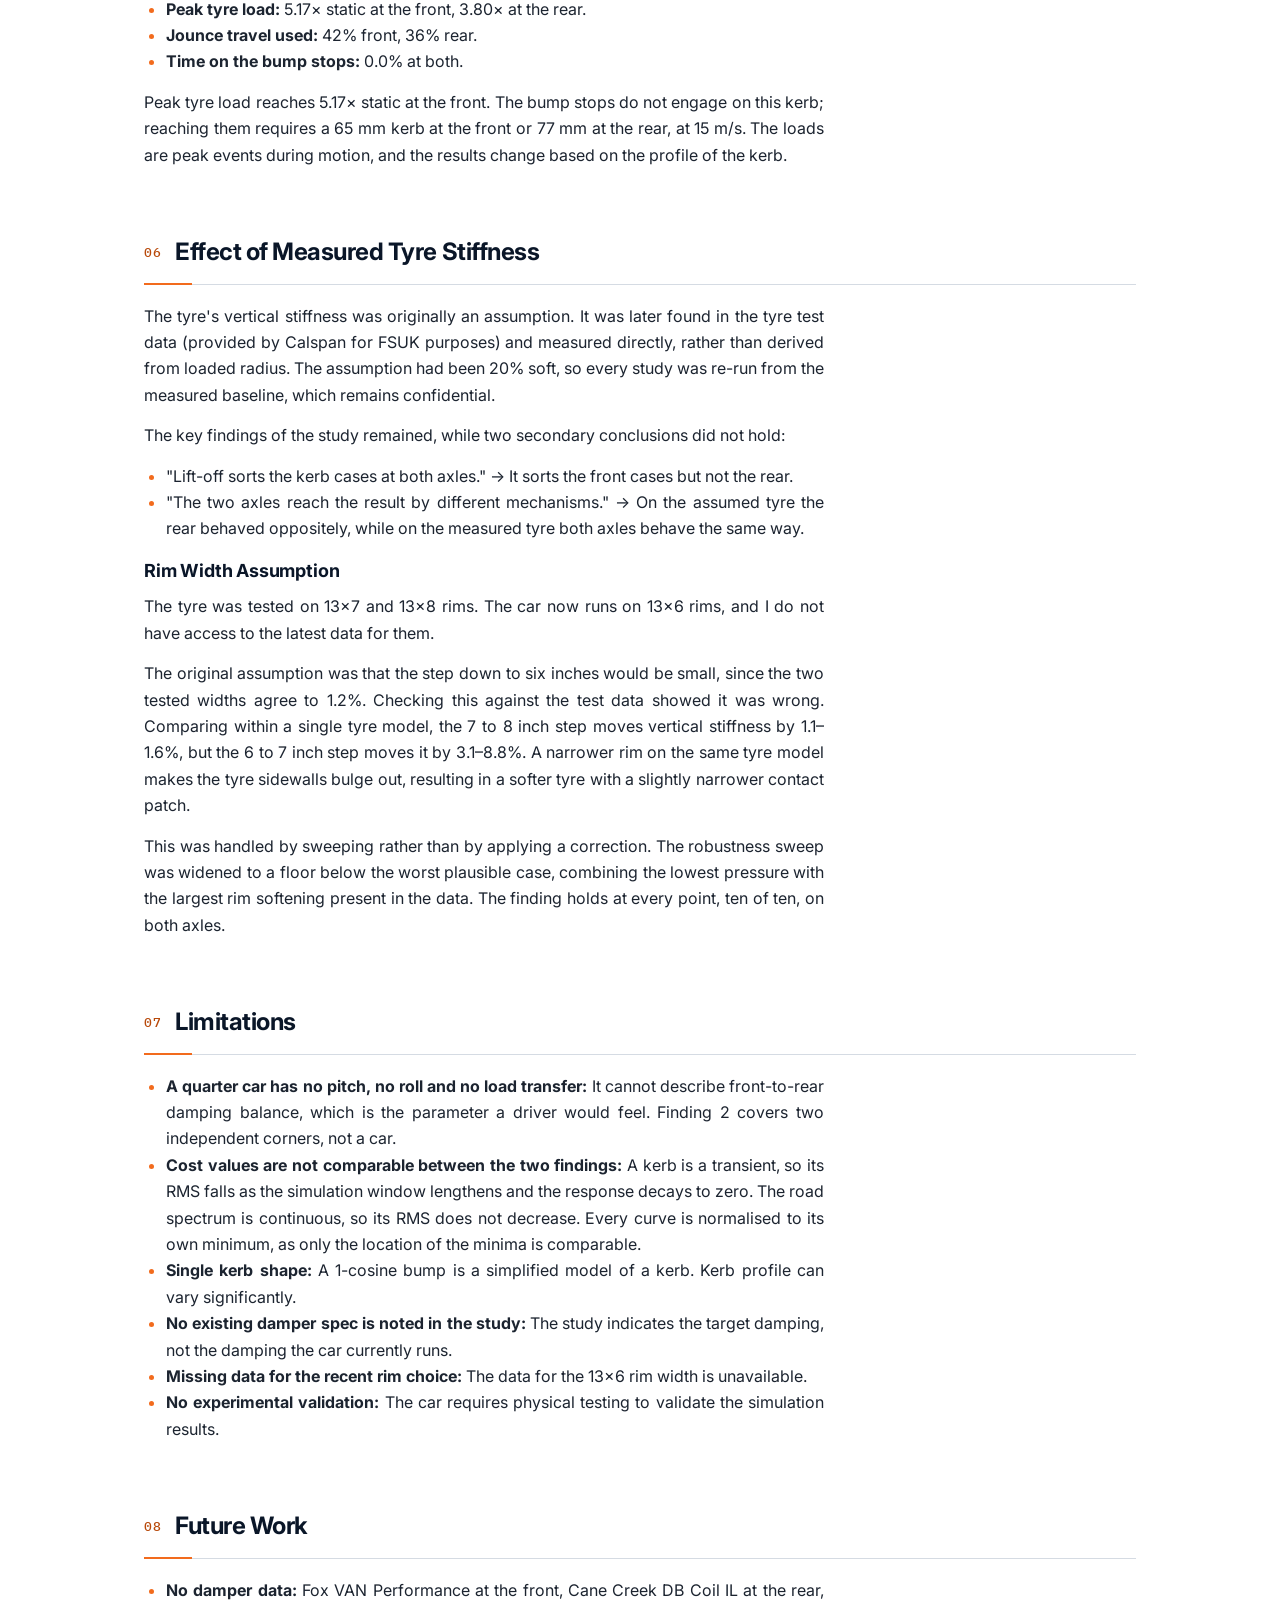
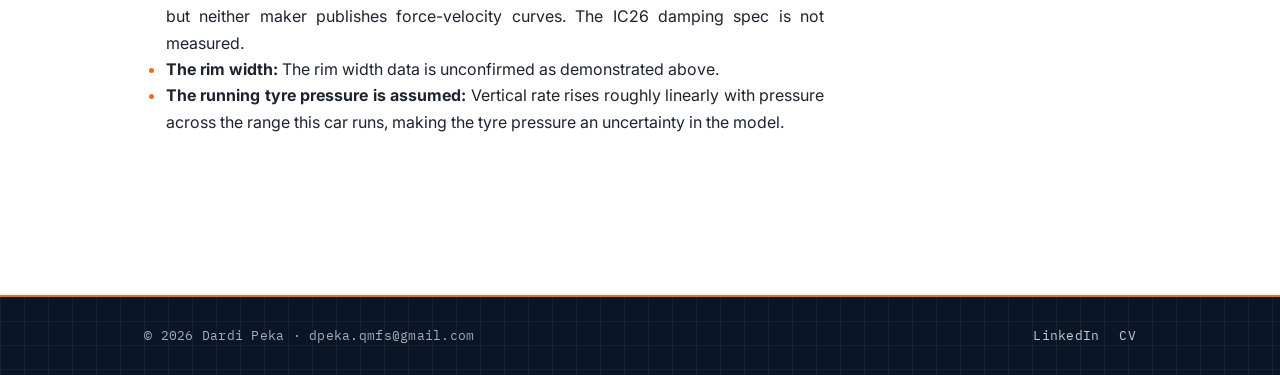
<file: projects/formula-student-engineering/ride-damping-study/index.html>
<!DOCTYPE html>
<html lang="en-GB">
<head>
  <meta charset="UTF-8">
  <meta name="viewport" content="width=device-width, initial-scale=1.0">
  <!-- EDIT: page title shown in the browser tab -->
  <title>IC26 Ride &amp; Damping Study &ndash; Dardi Peka</title>
  <meta name="description" content="A quarter-car study of ride, grip and damping on the QMFS IC26 Formula Class car.">
  <meta name="theme-color" content="#0a1628">
  <meta property="og:type" content="website">
  <meta property="og:title" content="IC26 Ride &amp; Damping Study – Dardi Peka">
  <meta property="og:description" content="A quarter-car study of ride, grip and damping on the QMFS IC26 Formula Class car.">
  <link rel="canonical" href="https://dardipeka.github.io/projects/formula-student-engineering/ride-damping-study/">
  <meta property="og:url" content="https://dardipeka.github.io/projects/formula-student-engineering/ride-damping-study/">
  <meta property="og:site_name" content="Dardi Peka">
  <meta property="og:image" content="https://dardipeka.github.io/assets/og-image.jpg">
  <meta property="og:image:width" content="1200">
  <meta property="og:image:height" content="630">
  <meta property="og:image:alt" content="The Queen Mary Formula Student IC26 car, side profile">
  <meta name="twitter:card" content="summary_large_image">
  <link rel="icon" href="../../../assets/favicon.svg" type="image/svg+xml">
  <link rel="icon" href="../../../assets/favicon-32.png" sizes="32x32" type="image/png">
  <link rel="apple-touch-icon" href="../../../assets/apple-touch-icon.png">
  <link rel="preconnect" href="https://fonts.googleapis.com">
  <link rel="preconnect" href="https://fonts.gstatic.com" crossorigin>
  <link href="https://fonts.googleapis.com/css2?family=IBM+Plex+Mono:wght@400;500;600&family=Inter:wght@400;500;600;700;800&display=swap" rel="stylesheet">
  <link rel="stylesheet" href="../../../assets/style.css">
  <link rel="stylesheet" href="../../../assets/makeover.css">
  <script src="../../../assets/lightbox.js" defer></script>
</head>
<body>

  <a class="skip-link" href="#main">Skip to content</a>

  <nav class="navbar">
    <div class="container">
      <!-- EDIT: site name (appears on every page) -->
      <a class="nav-brand" href="../../../index.html">Dardi Peka</a>
      <div class="nav-links">
        <a href="../../../index.html">Home</a>
        <a href="../../../projects.html" class="active" aria-current="true">Projects</a>
        <a href="../../../assets/Dardi_Peka_Master_CV.pdf" target="_blank" rel="noopener">CV</a>
      </div>
    </div>
  </nav>

  <main class="container" id="main">
    <a class="back-link" href="../index.html">&larr; Back to Formula Student projects</a>

    <header class="project-header">
      <!-- EDIT: project title -->
      <h1>Ride and Damping Study &ndash; IC26</h1>
      <!-- EDIT: one-line subtitle / tagline for this project -->
      <p class="tagline">A quarter-car study of ride, grip and damping on the QMFS IC26 Formula Class car.</p>
    </header>

    <nav class="toc" aria-label="On this page">
      <span class="toc-label">On this page</span>
      <a href="#project-overview-and-scope">Project Overview and Scope</a>
      <a href="#model-definition-and-limitations">Model Definition and Limitations</a>
      <a href="#derivation-and-validation">Derivation and Validation</a>
      <a href="#finding-1-rough-road-damping">Finding 1: Rough-Road Damping</a>
      <a href="#finding-2-kerb-response-and-lift-off">Finding 2: Kerb Response and Lift-Off</a>
      <a href="#effect-of-measured-tyre-stiffness">Effect of Measured Tyre Stiffness</a>
      <a href="#limitations">Limitations</a>
      <a href="#future-work">Future Work</a>
    </nav>

    <div class="project-body wide">

      <section>
        <h2 id="project-overview-and-scope">Project Overview and Scope</h2>
        <p>The QMFS IC26 is a combustion car that weighs 321 kg with the driver, has a 42% front weight distribution, a 1590 mm wheelbase, and 13-inch tyres. The project focused on analysing ride and damping characteristics in a simplified quarter-car model for front and rear corners.</p>
        <p>A two-degree-of-freedom quarter car was chosen because its natural frequencies have a closed-form solution, so the hand derivation is the verification. Given access to the IC26 vehicle, the model can be validated physically by evaluating the damping spec through suspension tests and comparing it to the simulated results.</p>
        <p>This project was undertaken to provide a foundational understanding of the ride and damping behaviour of the QMFS IC26, which acts as a starting point for a more comprehensive analysis of vehicle dynamics within the team.</p>
      </section>

      <section>
        <h2 id="model-definition-and-limitations">Model Definition and Limitations</h2>
        <p>A quarter car represents one corner: a sprung mass (vehicle body) on a spring and damper, an unsprung mass (the wheel assembly) beneath it, and the tyre's own vertical stiffness between that and the road. It was modelled in two ways:</p>
        <ul>
          <li><strong>Linear:</strong> I derived the equations of motion and solved them in closed form. This is used as the reference for the rest of the analysis.</li>
          <li><strong>Nonlinear:</strong> I implemented it in Simulink, adding three things a transfer function cannot represent: tyre lift-off, rebound damping at (as a rule of thumb) twice the bump damping, and bump stops.</li>
        </ul>
        <figure>
          <div class="figure-scroll">
            <img loading="lazy" decoding="async" width="1602" height="1005" src="images/simulink-model.png" alt="Simulink block diagram of the nonlinear quarter-car model">
          </div>
          <figcaption>The nonlinear quarter-car model in Simulink. The three effects a transfer function cannot represent are the blocks named liftoff (tyre force cannot go negative), damper (a 1-D lookup giving asymmetric bump and rebound), and stopGap with kStop (bump stops). The outputs bodyAccel and dynTyreLoad are the two cost functions swept in Findings 1 and 2.</figcaption>
        </figure>
        <p>Front and rear corners are modelled separately. They are two independent corners, not a coupled car. Sprung corner masses are 49.71 / 72.69 kg front and rear, unsprung 17.70 / 20.40 kg, on wheel rates of 26.8 / 51.4 N/mm from spring rates of 103.0 / 53.5 N/mm.</p>
        <p>The front is directly actuated with a motion ratio of 0.51, while the rear is a pushrod and bellcrank designed to a target ratio of 1 and measuring 0.98.</p>
      </section>

      <section>
        <h2 id="derivation-and-validation">Derivation and Validation</h2>
        <p>The equations of motion and both natural frequencies were derived on paper before the model was built. The validation chain is as follows:</p>
        <ul>
          <li><strong>Verified the natural frequencies by three independent routes:</strong> The roots of the characteristic quartic, the eigenvalues of the state matrix, and the standard separated approximations. The first two agree to around 1&times;10<sup>&minus;14</sup>%. The approximations differ by 0.6% front and 1.3% rear. This is expected as the rear wheel rate is nearly twice the front.</li>
          <li><strong>The Simulink model falls back onto the hand-checked linear one:</strong> With the nonlinearities switched off, they agree within 0.002%.</li>
          <li><strong>Bounded the result with the rigid-tyre model frequency, 3.695 / 4.232 Hz:</strong> The limit the body mode approaches if the tyre is treated as infinitely stiff. It is constructed from the wheel rate and sprung mass alone.</li>
          <li><strong>Nonlinearity changed the result:</strong> Once activated, the nonlinearities shift the optimum damping ratio downwards. The linear model is therefore not reliable for kerb inputs.</li>
        </ul>
      </section>

      <section>
        <h2 id="finding-1-rough-road-damping">Finding 1: Rough-Road Damping</h2>
        <p>Sweeping damping against two costs over a statistical road spectrum: RMS body acceleration (ride, what the driver feels) and RMS dynamic tyre load (grip, how steady the contact patch is):</p>
        <ul>
          <li><strong>Front:</strong> ride optimum <var>&zeta;</var>&nbsp;=&nbsp;0.27, grip optimum <var>&zeta;</var>&nbsp;=&nbsp;0.41 &ndash; a gap of 0.14.</li>
          <li><strong>Rear:</strong> ride optimum <var>&zeta;</var>&nbsp;=&nbsp;0.37, grip optimum <var>&zeta;</var>&nbsp;=&nbsp;0.35 &ndash; a gap of 0.02.</li>
        </ul>
        <p>Both costs rise at both extremes, so each has an interior optimum. Too little damping lets the body mode resonate; too much locks the suspension solid and transmits the road directly into both the body and the contact patch. The trade-off is the gap between the two minima.</p>
        <p>The two axles conflict in opposite directions and by different amounts. At the rear a single setting is near-optimal for both costs. At the front the two minima are far enough apart to require a choice.</p>
        <div class="figure-grid">
          <figure>
            <img loading="lazy" decoding="async" width="1360" height="928" src="images/dampingSweep_front.png" alt="Front corner ride and grip cost against damping ratio">
            <figcaption>Front corner, rough road. Each curve is normalised to its own minimum, so both bottom out at exactly 1. Only the position of each minimum is meaningful, never the relative height of the two curves.</figcaption>
          </figure>
          <figure>
            <img loading="lazy" decoding="async" width="1360" height="927" src="images/dampingSweep_rear.png" alt="Rear corner ride and grip cost against damping ratio">
            <figcaption>Rear corner, rough road. The two minima nearly coincide. Same normalisation: each curve divided by its own minimum, so heights are not comparable between curves.</figcaption>
          </figure>
        </div>
      </section>

      <section>
        <h2 id="finding-2-kerb-response-and-lift-off">Finding 2: Kerb Response and Lift-Off</h2>
        <p>The sweep is the same, but the input changes. A single 30 mm kerb at 15 m/s, with the nonlinearities active. The grip optimum moves from 0.41 to 0.300 at the front, and from 0.35 to 0.275 at the rear. The kerb requiring less damping is the opposite of what was expected from the linear analysis.</p>
        <p>The same kerb run with the nonlinearities switched off gives the opposite result: 0.70 front, 0.475 rear. The shift is therefore caused by the nonlinearities, not by the kerb input. The mechanism is tyre lift-off. Once the tyre spends time off the ground, damping cannot steady a contact patch that is not in contact.</p>
        <p>To attribute the shift, the kerb was run four times at every damping ratio, each configuration adding one effect: linear, then tyre lift, then damper asymmetry, then bump stops. The change between successive configurations is attributable to the single effect added.</p>
        <div class="figure-grid">
          <figure>
            <img loading="lazy" decoding="async" width="1371" height="943" src="images/dampingSweepNL_front.png" alt="Front corner, nonlinear versus linear damping sweep over a kerb">
            <figcaption>Front corner over the kerb. Solid lines are the nonlinear model, dashed lines are the same kerb with the nonlinearities switched off. Every curve is normalised to its own minimum, so compare only where each bottoms out.</figcaption>
          </figure>
          <figure>
            <img loading="lazy" decoding="async" width="1371" height="943" src="images/dampingSweepNL_rear.png" alt="Rear corner, nonlinear versus linear damping sweep over a kerb">
            <figcaption>Rear corner over the kerb, same comparison and same normalisation. Dashed lines are the identical kerb run with the nonlinearities disabled.</figcaption>
          </figure>
        </div>

        <h3>Extent of the Lift-Off Mechanism</h3>
        <p>Scanned over nine kerbs per axle (20/30/40 mm at 10/15/20 m/s):</p>
        <ul>
          <li><strong>Front: 8 of 9 cases sort by airborne time.</strong> Every case requiring less damping is airborne longer than the case that does not. The boundary sits near 2.4% airborne.</li>
          <li><strong>Rear: 7 of 9 cases sort by airborne time.</strong> One case matches the lift-off mechanism: 20 mm at 20 m/s never leaves the ground and requires more damping. The most airborne rear case does not, returning a tie.</li>
        </ul>
        <p>Lift-off is therefore the mechanism at the front, and only part of it at the rear.</p>

        <h3>Kerb Loading at the Grip Optimum</h3>
        <ul>
          <li><strong>Airborne:</strong> 4.1% of the time at the front, 2.4% at the rear.</li>
          <li><strong>Peak tyre load:</strong> 5.17&times; static at the front, 3.80&times; at the rear.</li>
          <li><strong>Jounce travel used:</strong> 42% front, 36% rear.</li>
          <li><strong>Time on the bump stops:</strong> 0.0% at both.</li>
        </ul>
        <p>Peak tyre load reaches 5.17&times; static at the front. The bump stops do not engage on this kerb; reaching them requires a 65 mm kerb at the front or 77 mm at the rear, at 15 m/s. The loads are peak events during motion, and the results change based on the profile of the kerb.</p>
      </section>

      <section>
        <h2 id="effect-of-measured-tyre-stiffness">Effect of Measured Tyre Stiffness</h2>
        <p>The tyre's vertical stiffness was originally an assumption. It was later found in the tyre test data (provided by Calspan for FSUK purposes) and measured directly, rather than derived from loaded radius. The assumption had been 20% soft, so every study was re-run from the measured baseline, which remains confidential.</p>
        <p>The key findings of the study remained, while two secondary conclusions did not hold:</p>
        <ul>
          <li>"Lift-off sorts the kerb cases at both axles." &rarr; It sorts the front cases but not the rear.</li>
          <li>"The two axles reach the result by different mechanisms." &rarr; On the assumed tyre the rear behaved oppositely, while on the measured tyre both axles behave the same way.</li>
        </ul>

        <h3>Rim Width Assumption</h3>
        <p>The tyre was tested on 13&times;7 and 13&times;8 rims. The car now runs on 13&times;6 rims, and I do not have access to the latest data for them.</p>
        <p>The original assumption was that the step down to six inches would be small, since the two tested widths agree to 1.2%. Checking this against the test data showed it was wrong. Comparing within a single tyre model, the 7 to 8 inch step moves vertical stiffness by 1.1&ndash;1.6%, but the 6 to 7 inch step moves it by 3.1&ndash;8.8%. A narrower rim on the same tyre model makes the tyre sidewalls bulge out, resulting in a softer tyre with a slightly narrower contact patch.</p>
        <p>This was handled by sweeping rather than by applying a correction. The robustness sweep was widened to a floor below the worst plausible case, combining the lowest pressure with the largest rim softening present in the data. The finding holds at every point, ten of ten, on both axles.</p>
      </section>

      <section>
        <h2 id="limitations">Limitations</h2>
        <ul>
          <li><strong>A quarter car has no pitch, no roll and no load transfer:</strong> It cannot describe front-to-rear damping balance, which is the parameter a driver would feel. Finding 2 covers two independent corners, not a car.</li>
          <li><strong>Cost values are not comparable between the two findings:</strong> A kerb is a transient, so its RMS falls as the simulation window lengthens and the response decays to zero. The road spectrum is continuous, so its RMS does not decrease. Every curve is normalised to its own minimum, as only the location of the minima is comparable.</li>
          <li><strong>Single kerb shape:</strong> A 1-cosine bump is a simplified model of a kerb. Kerb profile can vary significantly.</li>
          <li><strong>No existing damper spec is noted in the study:</strong> The study indicates the target damping, not the damping the car currently runs.</li>
          <li><strong>Missing data for the recent rim choice:</strong> The data for the 13×6 rim width is unavailable.</li>
          <li><strong>No experimental validation:</strong> The car requires physical testing to validate the simulation results.</li>
        </ul>
      </section>

      <section>
        <h2 id="future-work">Future Work</h2>
        <ul>
          <li><strong>No damper data:</strong> Fox VAN Performance at the front, Cane Creek DB Coil IL at the rear, but neither maker publishes force-velocity curves. The IC26 damping spec is not measured.</li>
          <li><strong>The rim width:</strong> The rim width data is unconfirmed as demonstrated above.</li>
          <li><strong>The running tyre pressure is assumed:</strong> Vertical rate rises roughly linearly with pressure across the range this car runs, making the tyre pressure an uncertainty in the model.</li>
        </ul>
      </section>

    </div>
  </main>

  <footer class="footer">
    <div class="container">
      <!-- EDIT: footer text / contact email -->
      <p>&copy; 2026 Dardi Peka &middot; dpeka.qmfs@gmail.com</p>
      <p class="footer-links">
        <a href="https://www.linkedin.com/in/dardi-peka-937169327" target="_blank" rel="noopener">LinkedIn</a>
        <a href="../../../assets/Dardi_Peka_Master_CV.pdf" target="_blank" rel="noopener">CV</a>
      </p>
    </div>
  </footer>

</body>
</html>
</file>
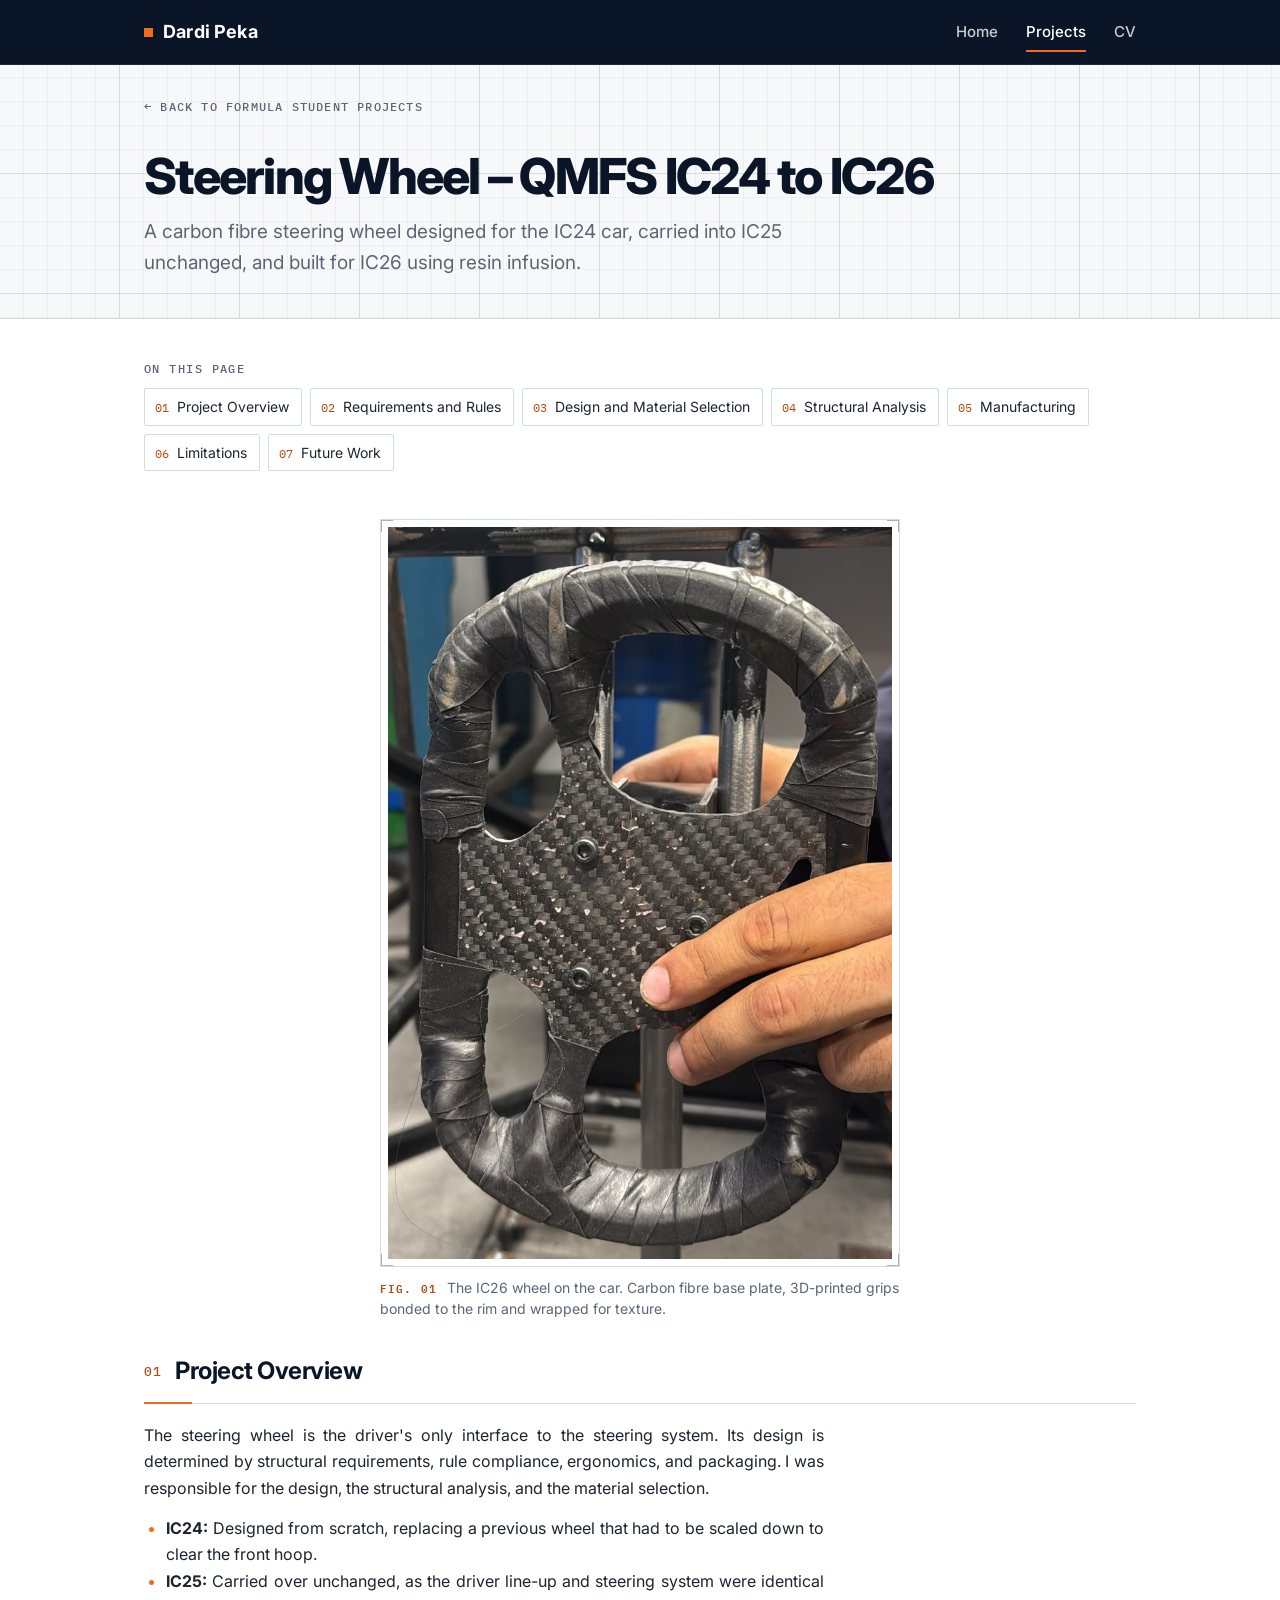
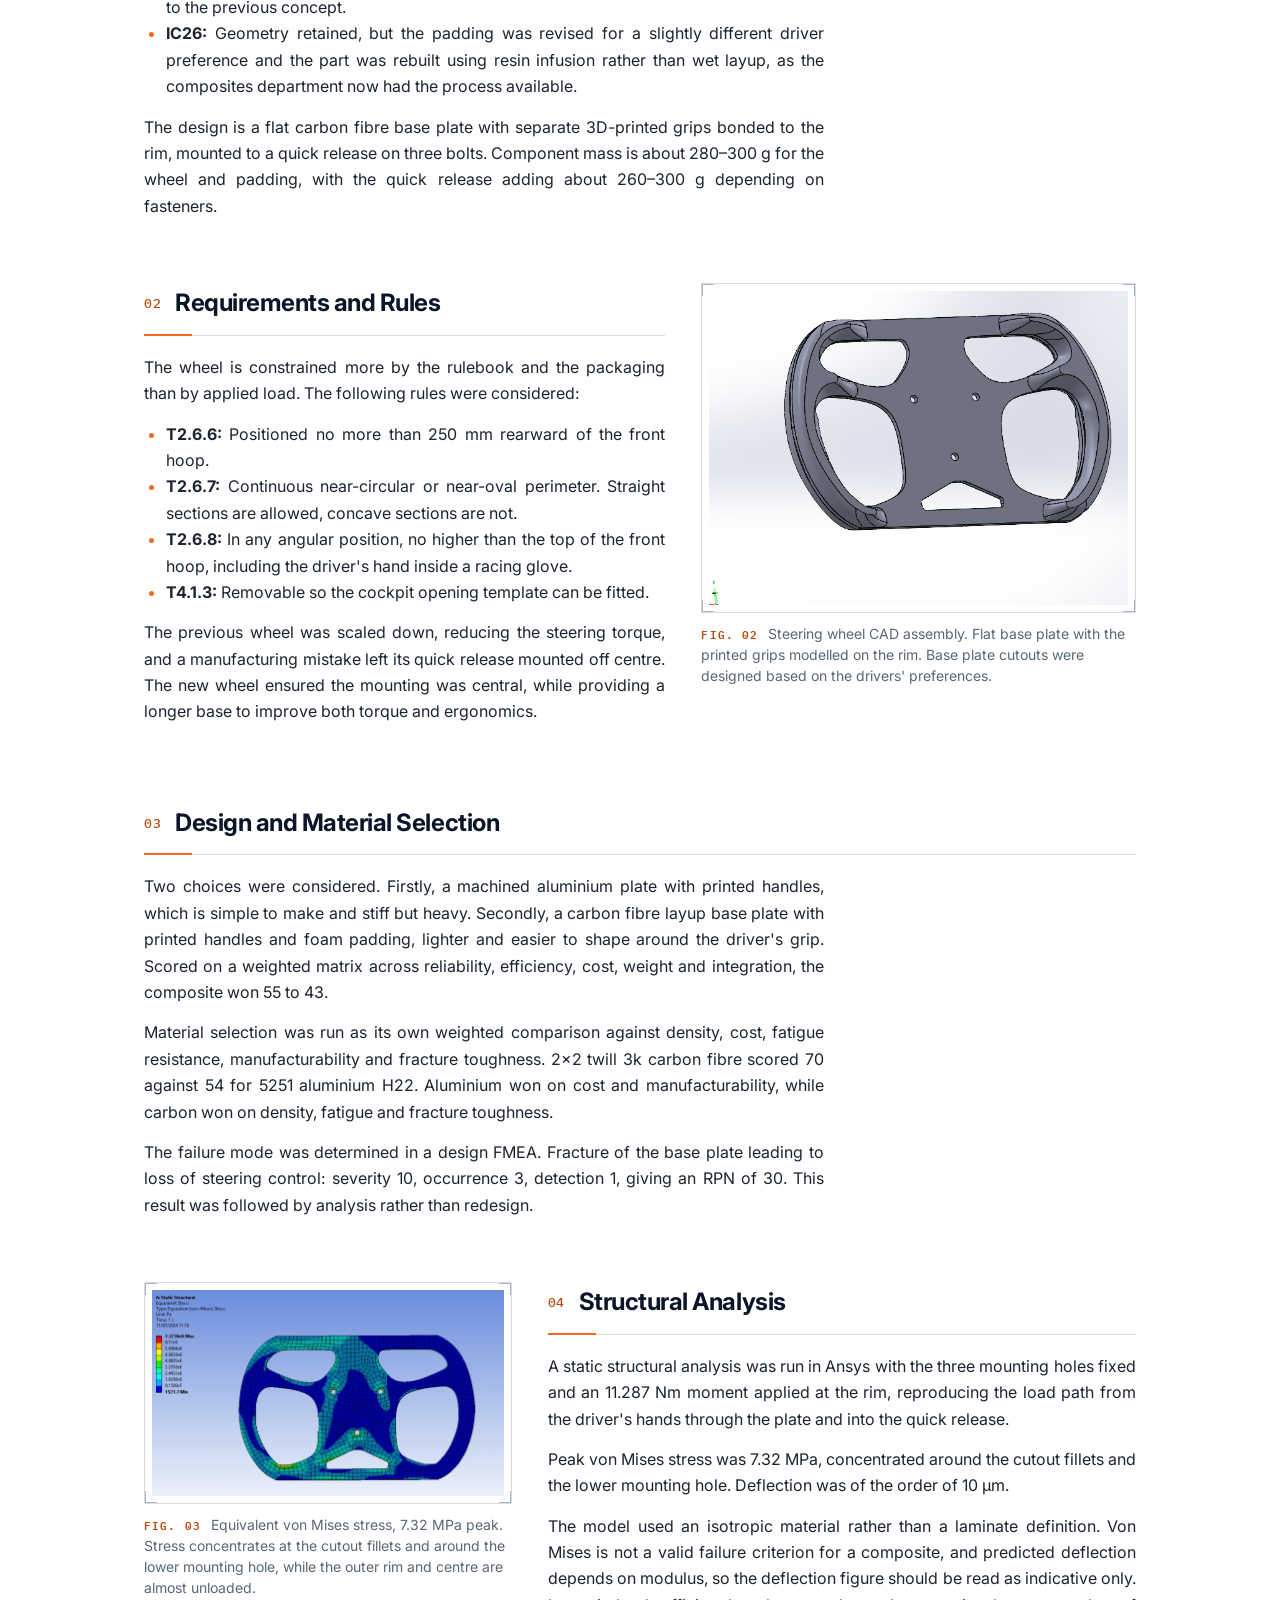
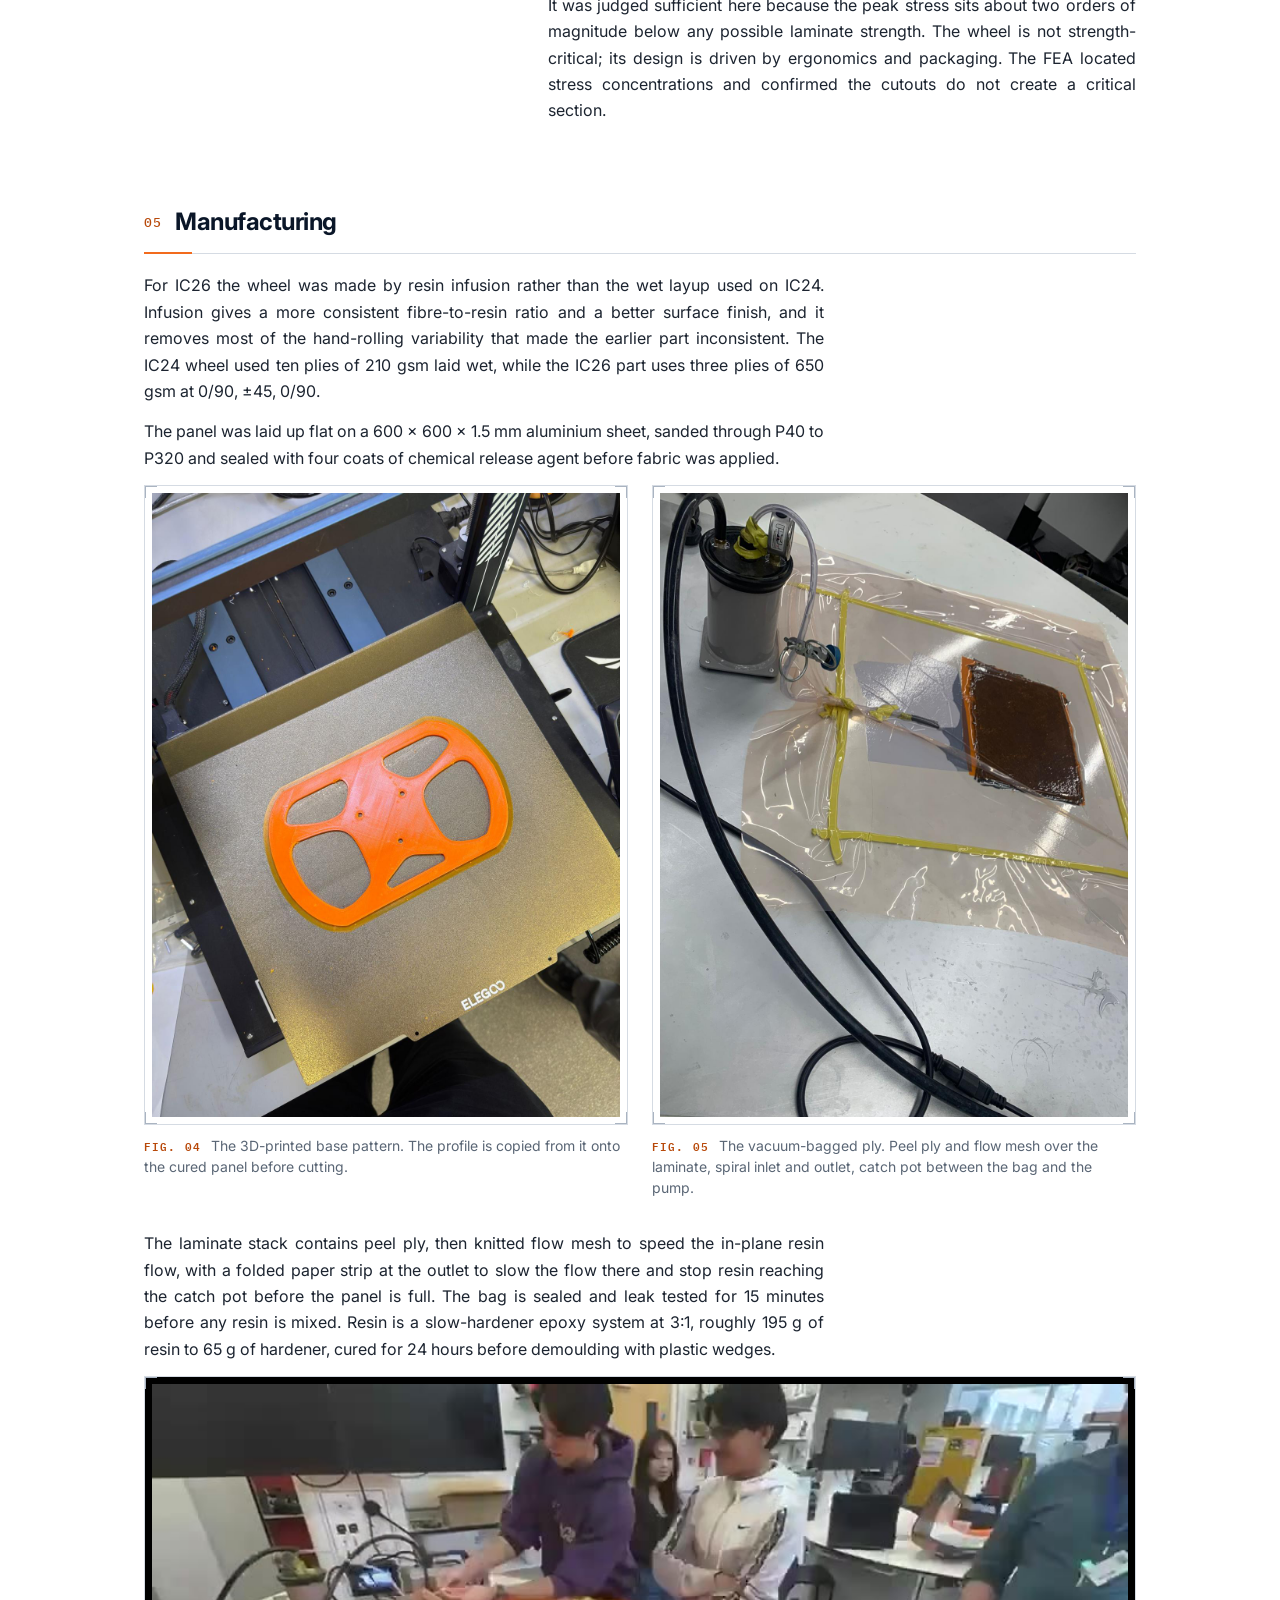
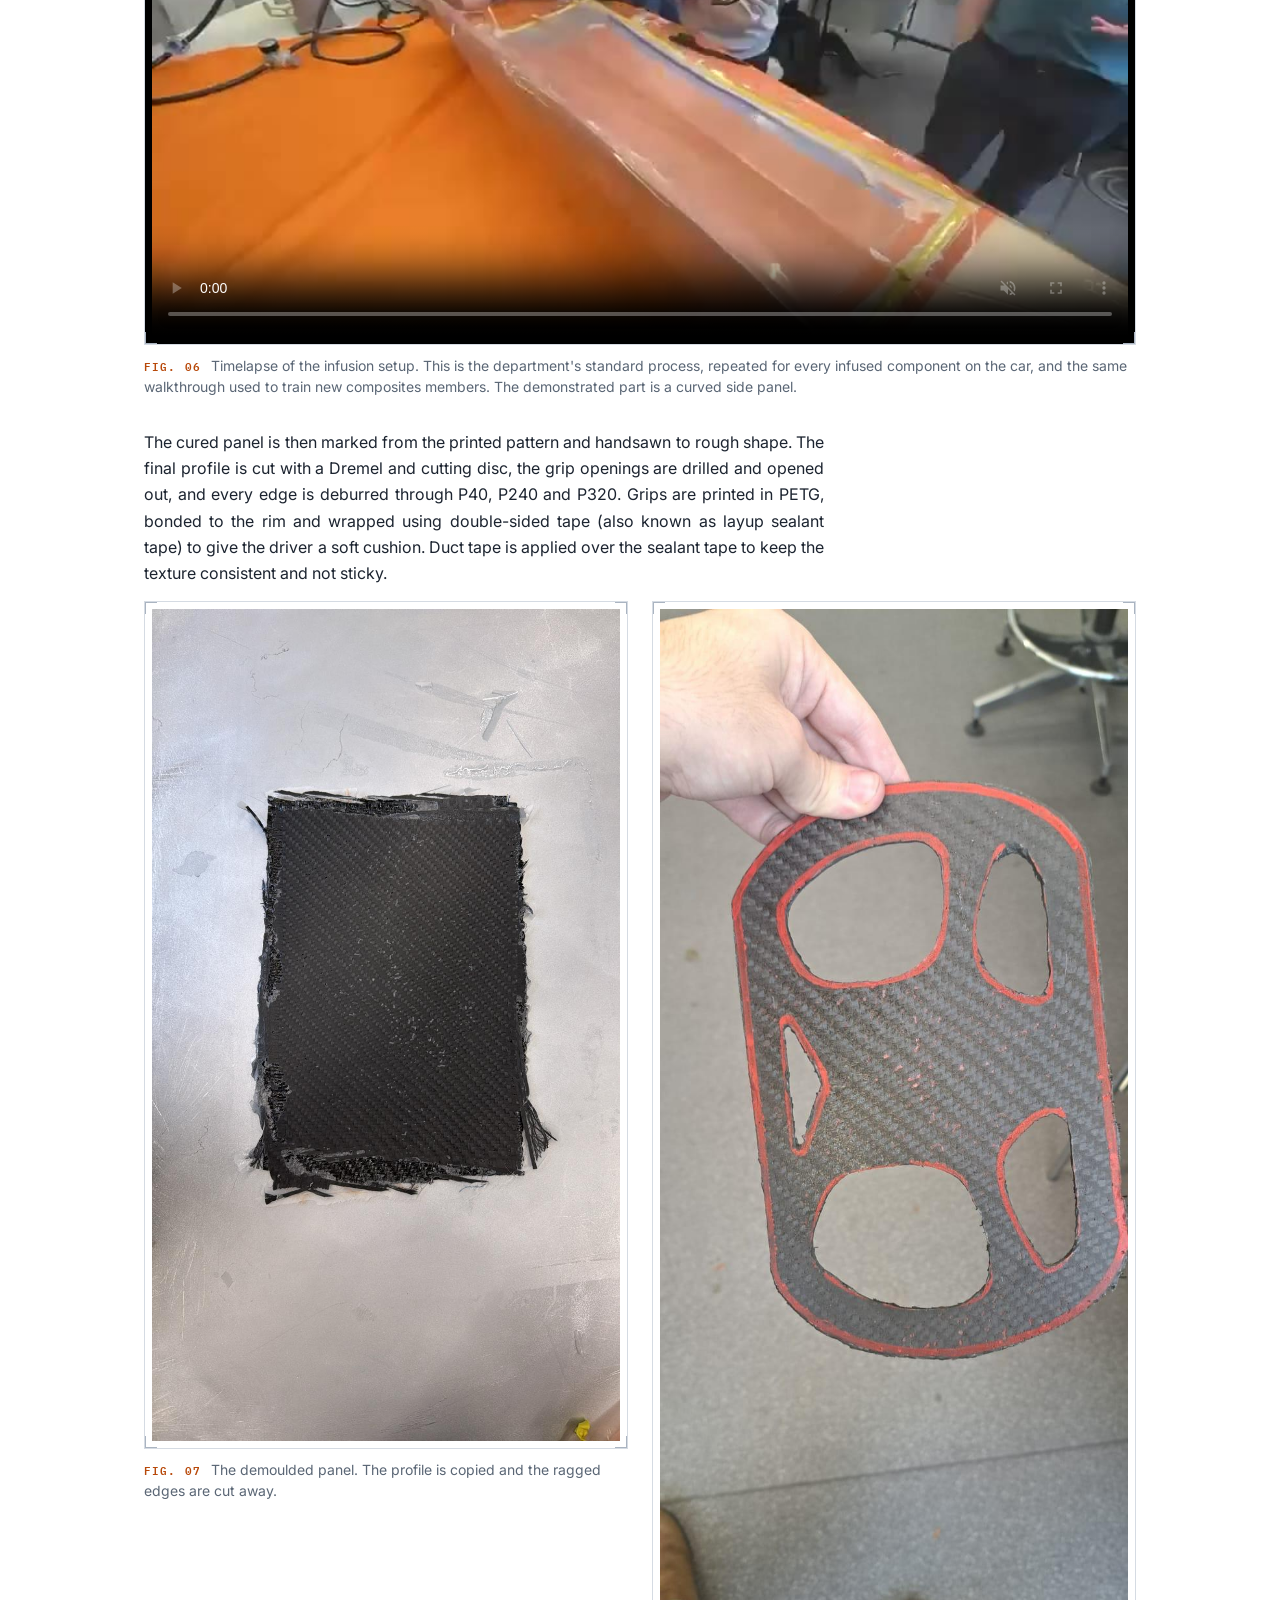
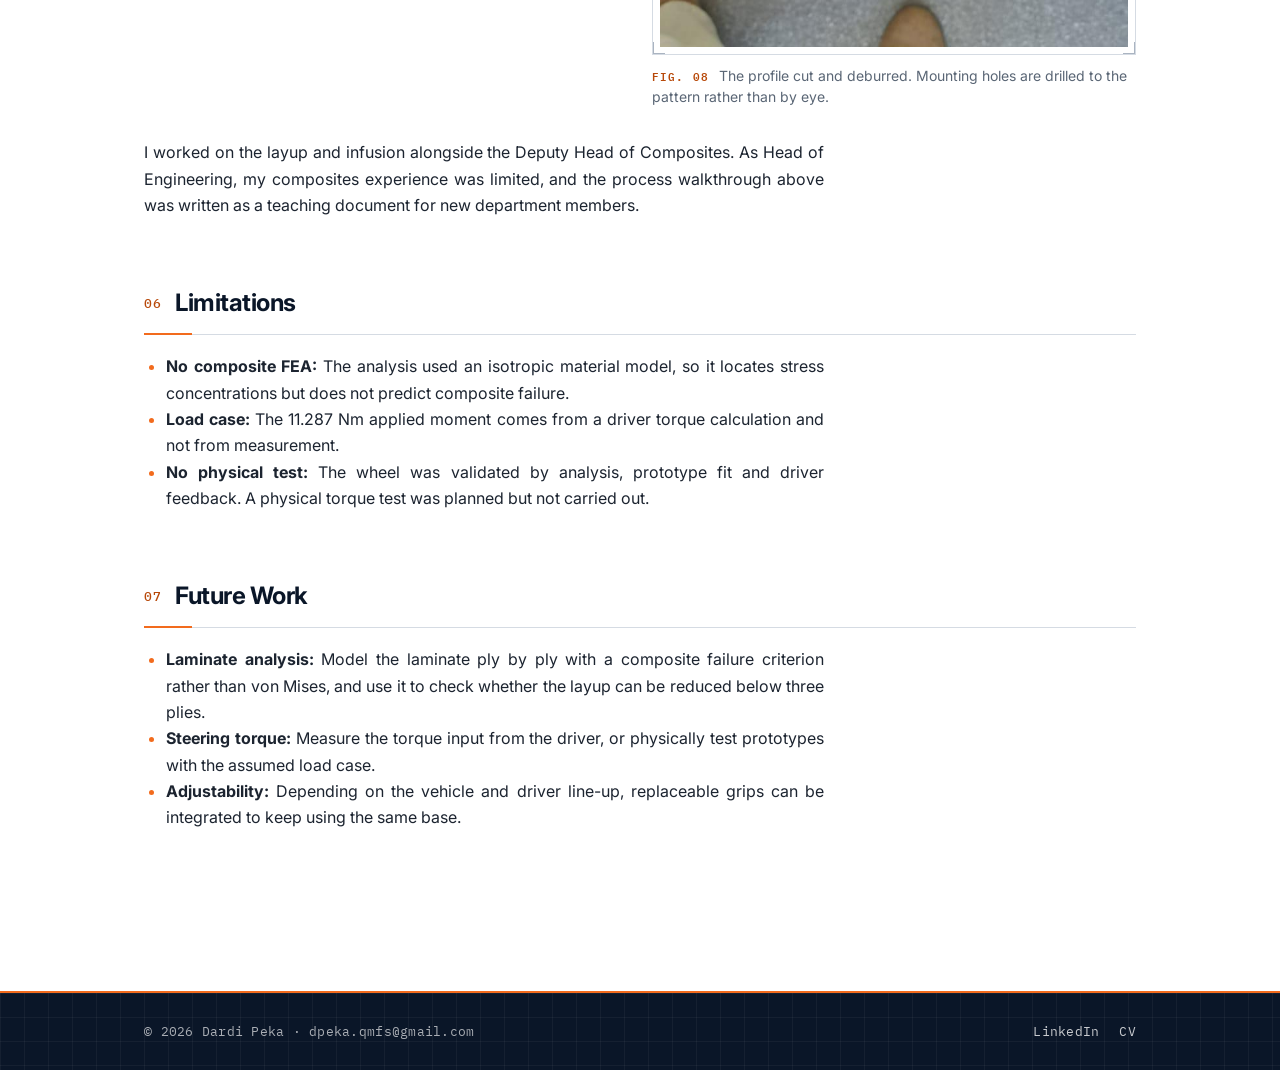
<file: projects/formula-student-engineering/steering-wheel/index.html>
<!DOCTYPE html>
<html lang="en-GB">
<head>
  <meta charset="UTF-8">
  <meta name="viewport" content="width=device-width, initial-scale=1.0">
  <!-- EDIT: page title shown in the browser tab -->
  <title>Steering Wheel &ndash; Dardi Peka</title>
  <meta name="description" content="A carbon fibre steering wheel designed for the IC24 car, carried into IC25 unchanged, and built for IC26 using resin infusion.">
  <meta name="theme-color" content="#0a1628">
  <meta property="og:type" content="website">
  <meta property="og:title" content="Steering Wheel – Dardi Peka">
  <meta property="og:description" content="A carbon fibre steering wheel designed for the IC24 car, carried into IC25 unchanged, and built for IC26 using resin infusion.">
  <link rel="canonical" href="https://dardipeka.github.io/projects/formula-student-engineering/steering-wheel/">
  <meta property="og:url" content="https://dardipeka.github.io/projects/formula-student-engineering/steering-wheel/">
  <meta property="og:site_name" content="Dardi Peka">
  <meta property="og:image" content="https://dardipeka.github.io/assets/og-image.jpg">
  <meta property="og:image:width" content="1200">
  <meta property="og:image:height" content="630">
  <meta property="og:image:alt" content="The Queen Mary Formula Student IC26 car, side profile">
  <meta name="twitter:card" content="summary_large_image">
  <link rel="icon" href="../../../assets/favicon.svg" type="image/svg+xml">
  <link rel="icon" href="../../../assets/favicon-32.png" sizes="32x32" type="image/png">
  <link rel="apple-touch-icon" href="../../../assets/apple-touch-icon.png">
  <link rel="preconnect" href="https://fonts.googleapis.com">
  <link rel="preconnect" href="https://fonts.gstatic.com" crossorigin>
  <link href="https://fonts.googleapis.com/css2?family=IBM+Plex+Mono:wght@400;500;600&family=Inter:wght@400;500;600;700;800&display=swap" rel="stylesheet">
  <link rel="stylesheet" href="../../../assets/style.css">
  <link rel="stylesheet" href="../../../assets/makeover.css">
  <script src="../../../assets/lightbox.js" defer></script>
</head>
<body>

  <a class="skip-link" href="#main">Skip to content</a>

  <nav class="navbar">
    <div class="container">
      <!-- EDIT: site name (appears on every page) -->
      <a class="nav-brand" href="../../../index.html">Dardi Peka</a>
      <div class="nav-links">
        <a href="../../../index.html">Home</a>
        <a href="../../../projects.html" class="active" aria-current="true">Projects</a>
        <a href="../../../assets/Dardi_Peka_Master_CV.pdf" target="_blank" rel="noopener">CV</a>
      </div>
    </div>
  </nav>

  <main class="container" id="main">
    <a class="back-link" href="../index.html">&larr; Back to Formula Student projects</a>

    <header class="project-header">
      <!-- EDIT: project title -->
      <h1>Steering Wheel &ndash; QMFS IC24 to IC26</h1>
      <!-- EDIT: one-line subtitle / tagline for this project -->
      <p class="tagline">A carbon fibre steering wheel designed for the IC24 car, carried into IC25 unchanged, and built for IC26 using resin infusion.</p>
    </header>

    <nav class="toc" aria-label="On this page">
      <span class="toc-label">On this page</span>
      <a href="#project-overview">Project Overview</a>
      <a href="#requirements-and-rules">Requirements and Rules</a>
      <a href="#design-and-material-selection">Design and Material Selection</a>
      <a href="#structural-analysis">Structural Analysis</a>
      <a href="#manufacturing">Manufacturing</a>
      <a href="#limitations">Limitations</a>
      <a href="#future-work">Future Work</a>
    </nav>

    <figure class="portrait">
      <img width="805" height="1170" src="images/hero.jpg" alt="Finished carbon fibre steering wheel mounted on the car">
      <figcaption>The IC26 wheel on the car. Carbon fibre base plate, 3D-printed grips bonded to the rim and wrapped for texture.</figcaption>
    </figure>

    <div class="project-body wide">

      <section>
        <h2 id="project-overview">Project Overview</h2>
        <p>The steering wheel is the driver's only interface to the steering system. Its design is determined by structural requirements, rule compliance, ergonomics, and packaging. I was responsible for the design, the structural analysis, and the material selection.</p>
        <ul>
          <li><strong>IC24:</strong> Designed from scratch, replacing a previous wheel that had to be scaled down to clear the front hoop.</li>
          <li><strong>IC25:</strong> Carried over unchanged, as the driver line-up and steering system were identical to the previous concept.</li>
          <li><strong>IC26:</strong> Geometry retained, but the padding was revised for a slightly different driver preference and the part was rebuilt using resin infusion rather than wet layup, as the composites department now had the process available.</li>
        </ul>
        <p>The design is a flat carbon fibre base plate with separate 3D-printed grips bonded to the rim, mounted to a quick release on three bolts. Component mass is about 280&ndash;300 g for the wheel and padding, with the quick release adding about 260&ndash;300 g depending on fasteners.</p>
      </section>

      <section class="split">
        <div class="split-text">
          <h2 id="requirements-and-rules">Requirements and Rules</h2>
          <p>The wheel is constrained more by the rulebook and the packaging than by applied load. The following rules were considered:</p>
          <ul>
            <li><strong>T2.6.6:</strong> Positioned no more than 250 mm rearward of the front hoop.</li>
            <li><strong>T2.6.7:</strong> Continuous near-circular or near-oval perimeter. Straight sections are allowed, concave sections are not.</li>
            <li><strong>T2.6.8:</strong> In any angular position, no higher than the top of the front hoop, including the driver's hand inside a racing glove.</li>
            <li><strong>T4.1.3:</strong> Removable so the cockpit opening template can be fitted.</li>
          </ul>
          <p>The previous wheel was scaled down, reducing the steering torque, and a manufacturing mistake left its quick release mounted off centre. The new wheel ensured the mounting was central, while providing a longer base to improve both torque and ergonomics.</p>
        </div>
        <div class="split-media">
          <figure class="render">
            <img loading="lazy" decoding="async" width="673" height="505" src="images/cad-render.png" alt="CAD model of the steering wheel base plate and grips">
            <figcaption>Steering wheel CAD assembly. Flat base plate with the printed grips modelled on the rim. Base plate cutouts were designed based on the drivers' preferences.</figcaption>
          </figure>
        </div>
      </section>

      <section>
        <h2 id="design-and-material-selection">Design and Material Selection</h2>
        <p>Two choices were considered. Firstly, a machined aluminium plate with printed handles, which is simple to make and stiff but heavy. Secondly, a carbon fibre layup base plate with printed handles and foam padding, lighter and easier to shape around the driver's grip. Scored on a weighted matrix across reliability, efficiency, cost, weight and integration, the composite won 55 to 43.</p>
        <p>Material selection was run as its own weighted comparison against density, cost, fatigue resistance, manufacturability and fracture toughness. 2&times;2 twill 3k carbon fibre scored 70 against 54 for 5251 aluminium H22. Aluminium won on cost and manufacturability, while carbon won on density, fatigue and fracture toughness.</p>
        <p>The failure mode was determined in a design FMEA. Fracture of the base plate leading to loss of steering control: severity 10, occurrence 3, detection 1, giving an RPN of 30. This result was followed by analysis rather than redesign.</p>
      </section>

      <section class="split reverse media-wide">
        <div class="split-text">
          <h2 id="structural-analysis">Structural Analysis</h2>
          <p>A static structural analysis was run in Ansys with the three mounting holes fixed and an 11.287 Nm moment applied at the rim, reproducing the load path from the driver's hands through the plate and into the quick release.</p>
          <p>Peak von Mises stress was 7.32 MPa, concentrated around the cutout fillets and the lower mounting hole. Deflection was of the order of 10 &micro;m.</p>
          <p>The model used an isotropic material rather than a laminate definition. Von Mises is not a valid failure criterion for a composite, and predicted deflection depends on modulus, so the deflection figure should be read as indicative only. It was judged sufficient here because the peak stress sits about two orders of magnitude below any possible laminate strength. The wheel is not strength-critical; its design is driven by ergonomics and packaging. The FEA located stress concentrations and confirmed the cutouts do not create a critical section.</p>
        </div>
        <div class="split-media">
          <figure>
            <img loading="lazy" decoding="async" width="1418" height="832" src="images/fea-vonmises.webp" alt="von Mises stress contour plot of the steering wheel base plate">
            <figcaption>Equivalent von Mises stress, 7.32 MPa peak. Stress concentrates at the cutout fillets and around the lower mounting hole, while the outer rim and centre are almost unloaded.</figcaption>
          </figure>
        </div>
      </section>

      <section>
        <h2 id="manufacturing">Manufacturing</h2>
        <p>For IC26 the wheel was made by resin infusion rather than the wet layup used on IC24. Infusion gives a more consistent fibre-to-resin ratio and a better surface finish, and it removes most of the hand-rolling variability that made the earlier part inconsistent. The IC24 wheel used ten plies of 210 gsm laid wet, while the IC26 part uses three plies of 650 gsm at 0/90, &plusmn;45, 0/90.</p>
        <p>The panel was laid up flat on a 600 &times; 600 &times; 1.5 mm aluminium sheet, sanded through P40 to P320 and sealed with four coats of chemical release agent before fabric was applied.</p>
        <div class="figure-grid">
          <figure>
            <img loading="lazy" decoding="async" width="1200" height="1600" src="images/base-pattern.jpg" alt="3D-printed steering wheel base pattern on a printer bed">
            <figcaption>The 3D-printed base pattern. The profile is copied from it onto the cured panel before cutting.</figcaption>
          </figure>
          <figure>
            <img loading="lazy" decoding="async" width="1200" height="1600" src="images/infusion-setup.jpg" alt="Vacuum bag, catch pot and pump set up for resin infusion">
            <figcaption>The vacuum-bagged ply. Peel ply and flow mesh over the laminate, spiral inlet and outlet, catch pot between the bag and the pump.</figcaption>
          </figure>
        </div>
        <p>The laminate stack contains peel ply, then knitted flow mesh to speed the in-plane resin flow, with a folded paper strip at the outlet to slow the flow there and stop resin reaching the catch pot before the panel is full. The bag is sealed and leak tested for 15 minutes before any resin is mixed. Resin is a slow-hardener epoxy system at 3:1, roughly 195 g of resin to 65 g of hardener, cured for 24 hours before demoulding with plastic wedges.</p>
        <figure>
          <video controls loop muted playsinline preload="metadata"
                 poster="videos/resin-infusion-poster.jpg">
            <source src="videos/resin-infusion.mp4" type="video/mp4">
            Your browser does not support embedded video.
            <a href="videos/resin-infusion.mp4">Download the timelapse instead.</a>
          </video>
          <figcaption>Timelapse of the infusion setup. This is the department's standard process, repeated for every infused component on the car, and the same walkthrough used to train new composites members. The demonstrated part is a curved side panel.</figcaption>
        </figure>
        <p>The cured panel is then marked from the printed pattern and handsawn to rough shape. The final profile is cut with a Dremel and cutting disc, the grip openings are drilled and opened out, and every edge is deburred through P40, P240 and P320. Grips are printed in PETG, bonded to the rim and wrapped using double-sided tape (also known as layup sealant tape) to give the driver a soft cushion. Duct tape is applied over the sealant tape to keep the texture consistent and not sticky.</p>
        <div class="figure-grid">
          <figure>
            <img loading="lazy" decoding="async" width="900" height="1600" src="images/cured-panel.jpg" alt="Cured flat carbon fibre panel after demoulding">
            <figcaption>The demoulded panel. The profile is copied and the ragged edges are cut away.</figcaption>
          </figure>
          <figure>
            <img loading="lazy" decoding="async" width="721" height="1600" src="images/profile-cut.jpg" alt="Steering wheel profile cut from the carbon panel">
            <figcaption>The profile cut and deburred. Mounting holes are drilled to the pattern rather than by eye.</figcaption>
          </figure>
        </div>
        <p>I worked on the layup and infusion alongside the Deputy Head of Composites. As Head of Engineering, my composites experience was limited, and the process walkthrough above was written as a teaching document for new department members.</p>
      </section>

      <section>
        <h2 id="limitations">Limitations</h2>
        <ul>
          <li><strong>No composite FEA:</strong> The analysis used an isotropic material model, so it locates stress concentrations but does not predict composite failure.</li>
          <li><strong>Load case:</strong> The 11.287 Nm applied moment comes from a driver torque calculation and not from measurement.</li>
          <li><strong>No physical test:</strong> The wheel was validated by analysis, prototype fit and driver feedback. A physical torque test was planned but not carried out.</li>
        </ul>
      </section>

      <section>
        <h2 id="future-work">Future Work</h2>
        <ul>
          <li><strong>Laminate analysis:</strong> Model the laminate ply by ply with a composite failure criterion rather than von Mises, and use it to check whether the layup can be reduced below three plies.</li>
          <li><strong>Steering torque:</strong> Measure the torque input from the driver, or physically test prototypes with the assumed load case.</li>
          <li><strong>Adjustability:</strong> Depending on the vehicle and driver line-up, replaceable grips can be integrated to keep using the same base.</li>
        </ul>
      </section>

    </div>
  </main>

  <footer class="footer">
    <div class="container">
      <!-- EDIT: footer text / contact email -->
      <p>&copy; 2026 Dardi Peka &middot; dpeka.qmfs@gmail.com</p>
      <p class="footer-links">
        <a href="https://www.linkedin.com/in/dardi-peka-937169327" target="_blank" rel="noopener">LinkedIn</a>
        <a href="../../../assets/Dardi_Peka_Master_CV.pdf" target="_blank" rel="noopener">CV</a>
      </p>
    </div>
  </footer>

</body>
</html>
</file>
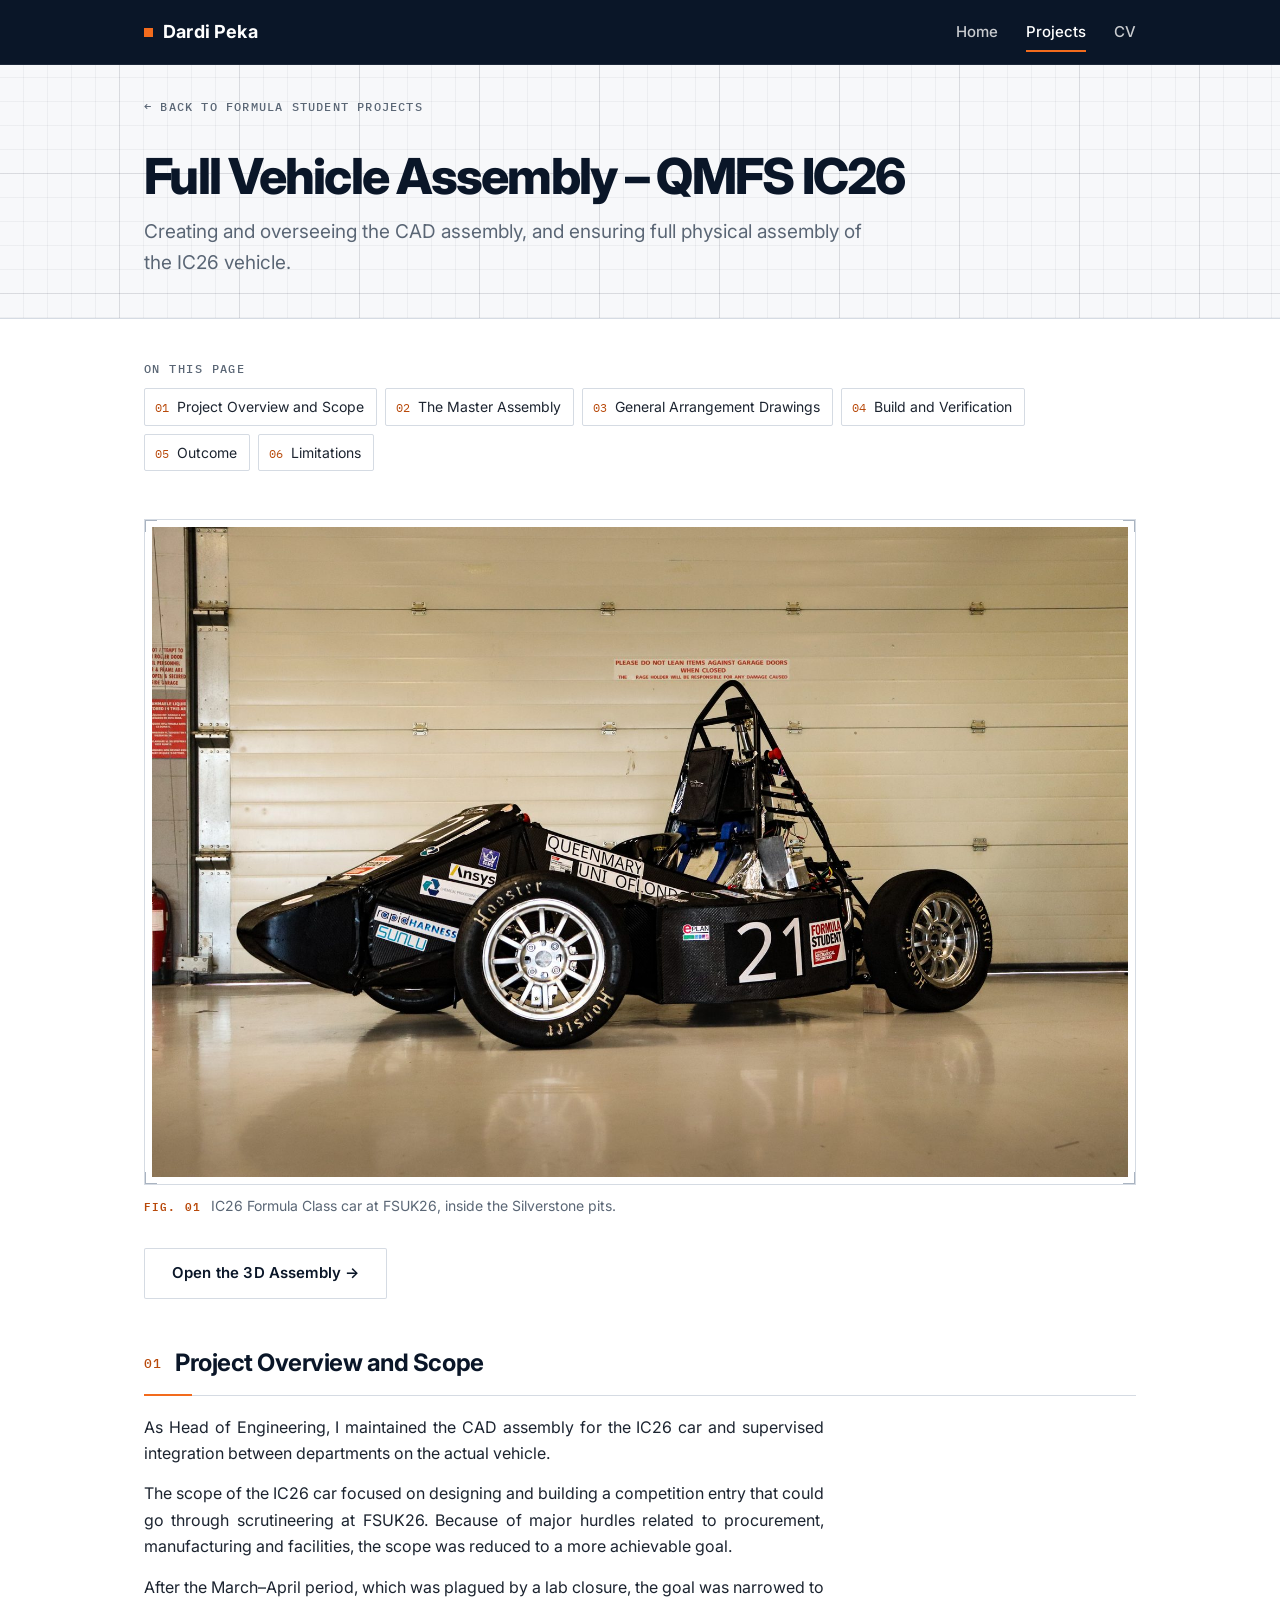
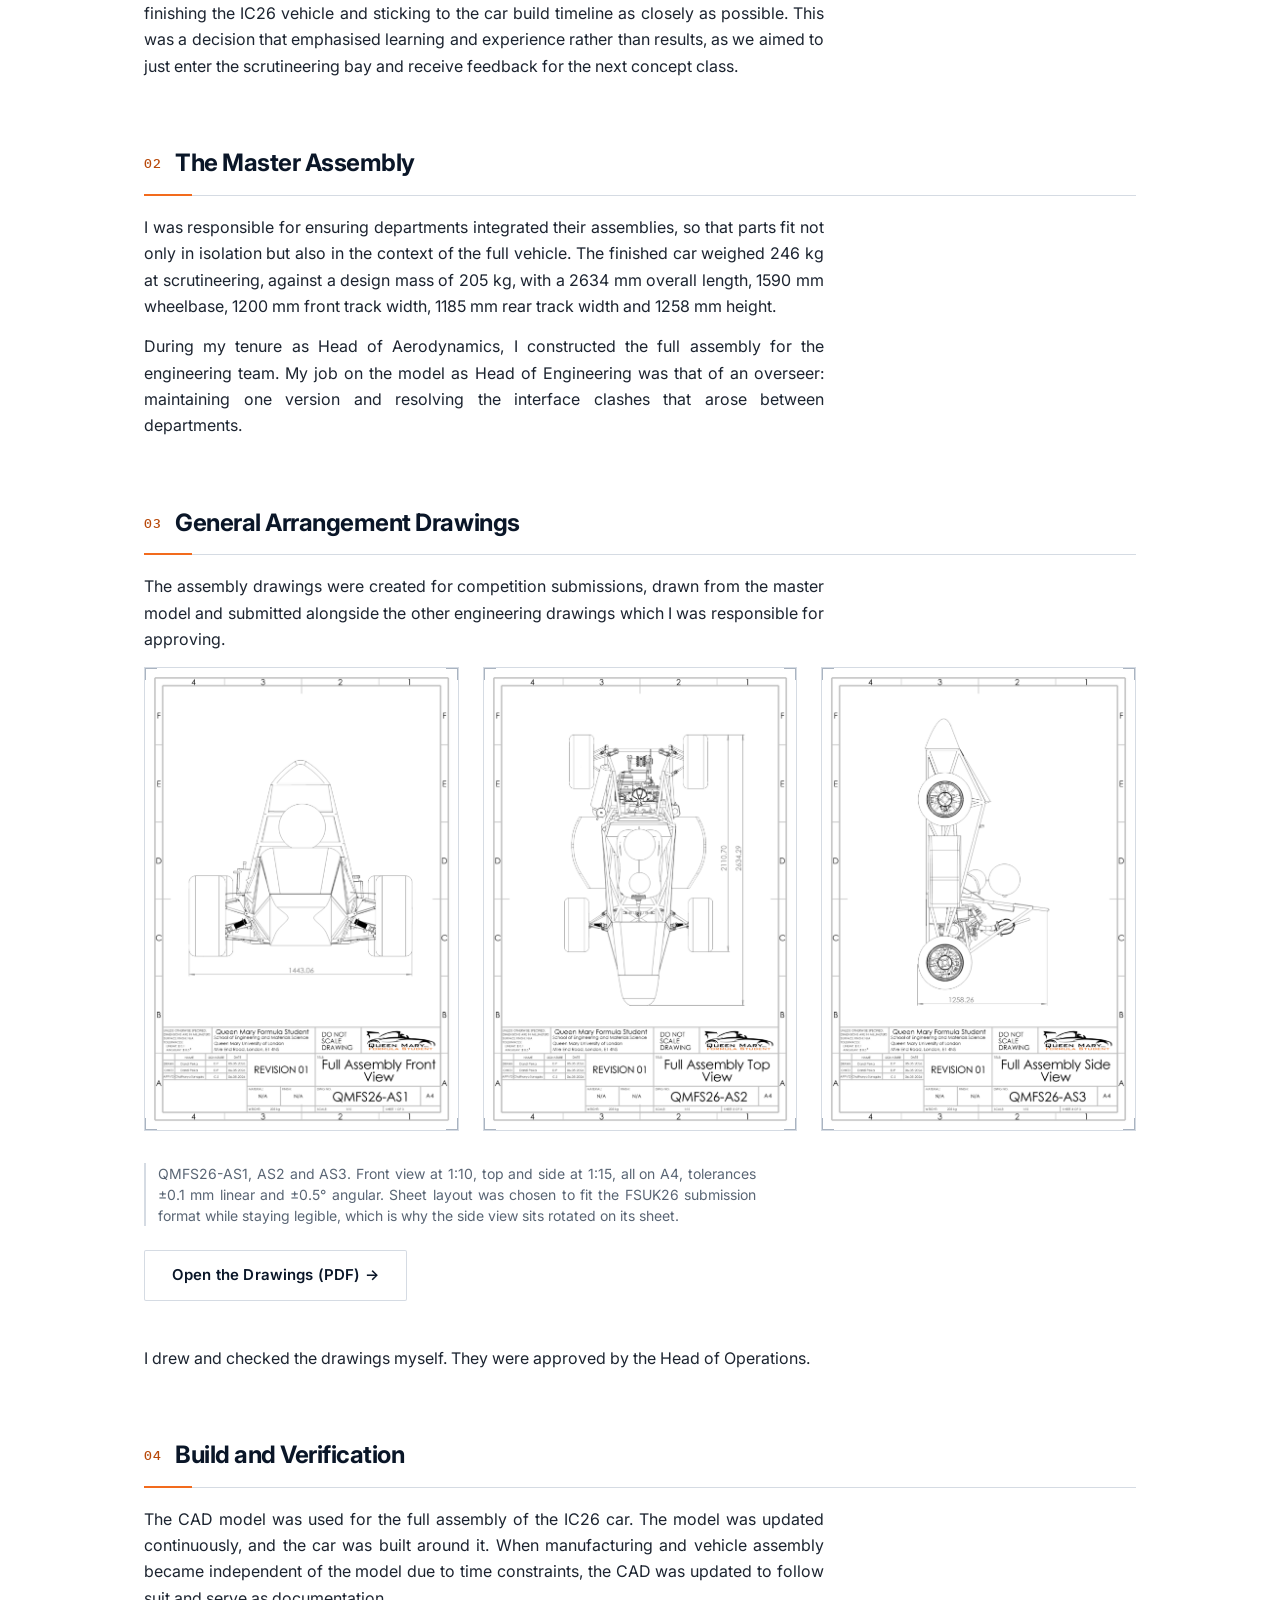
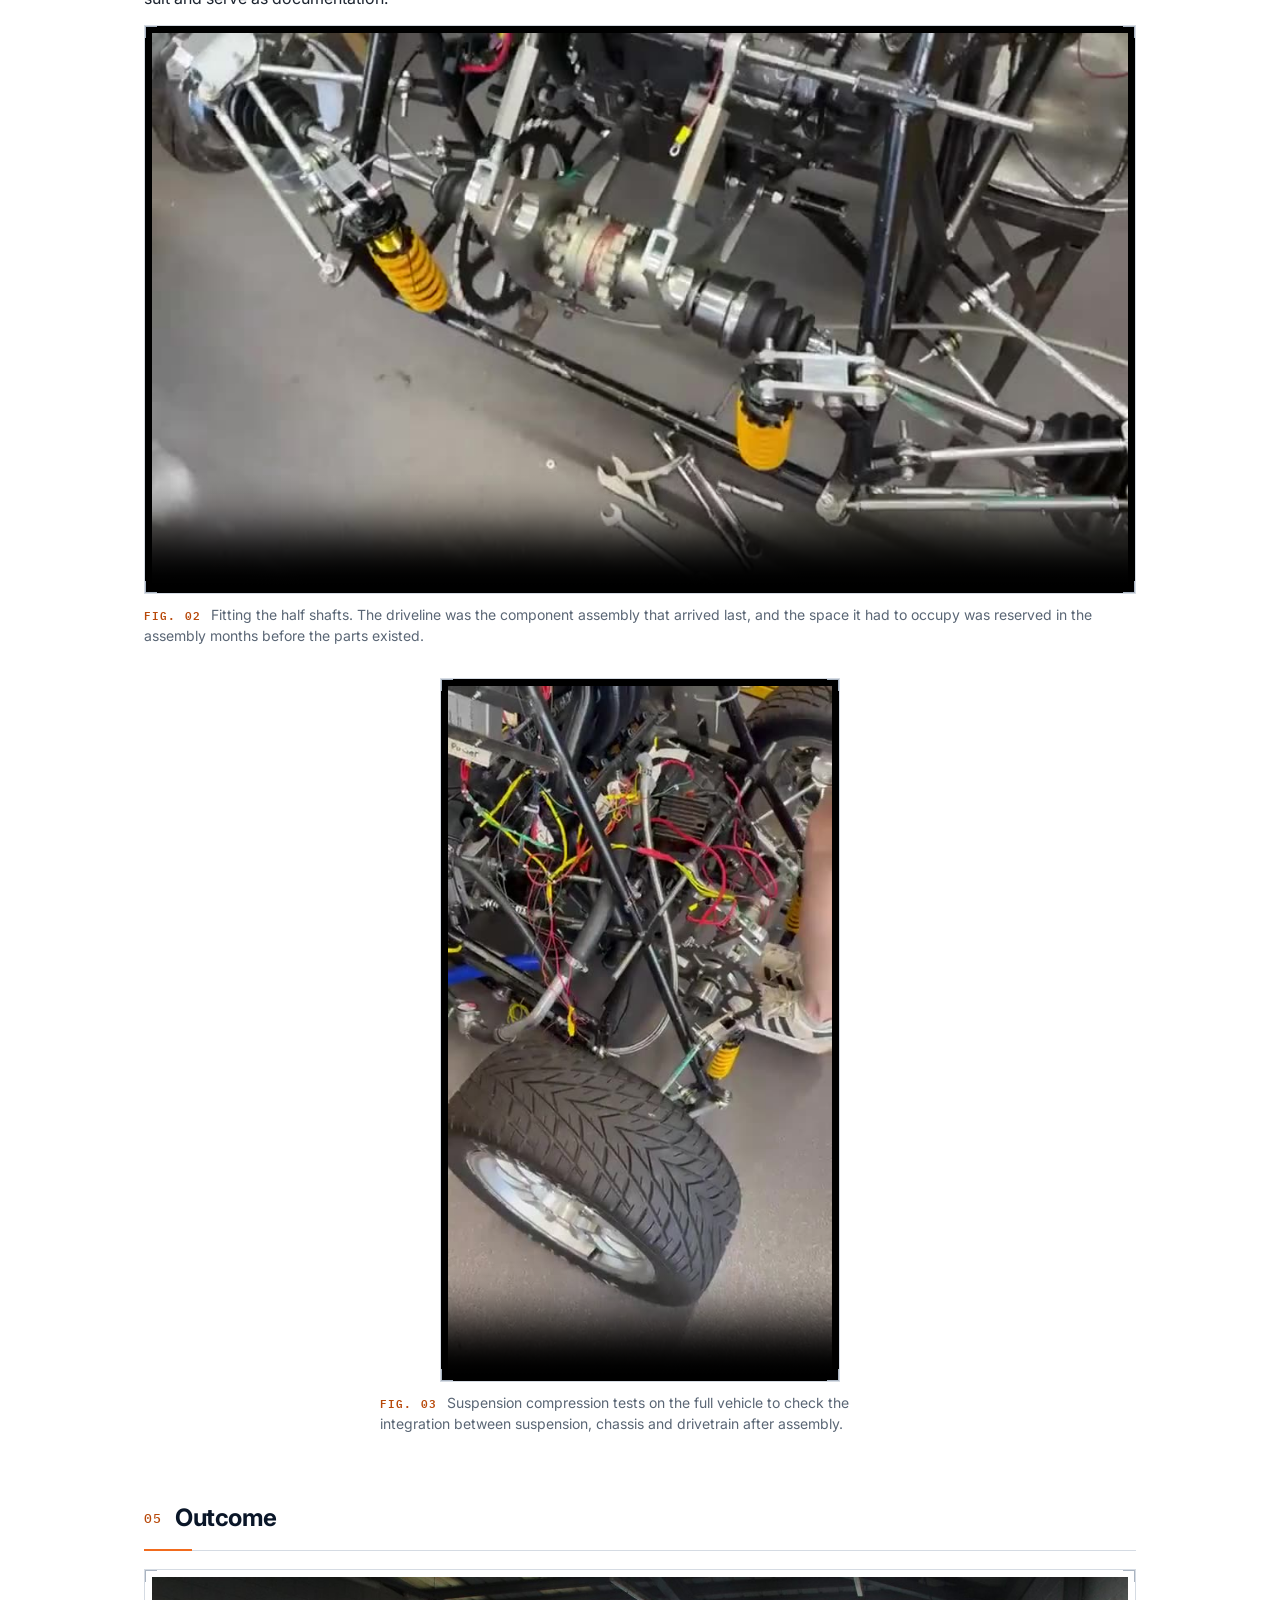
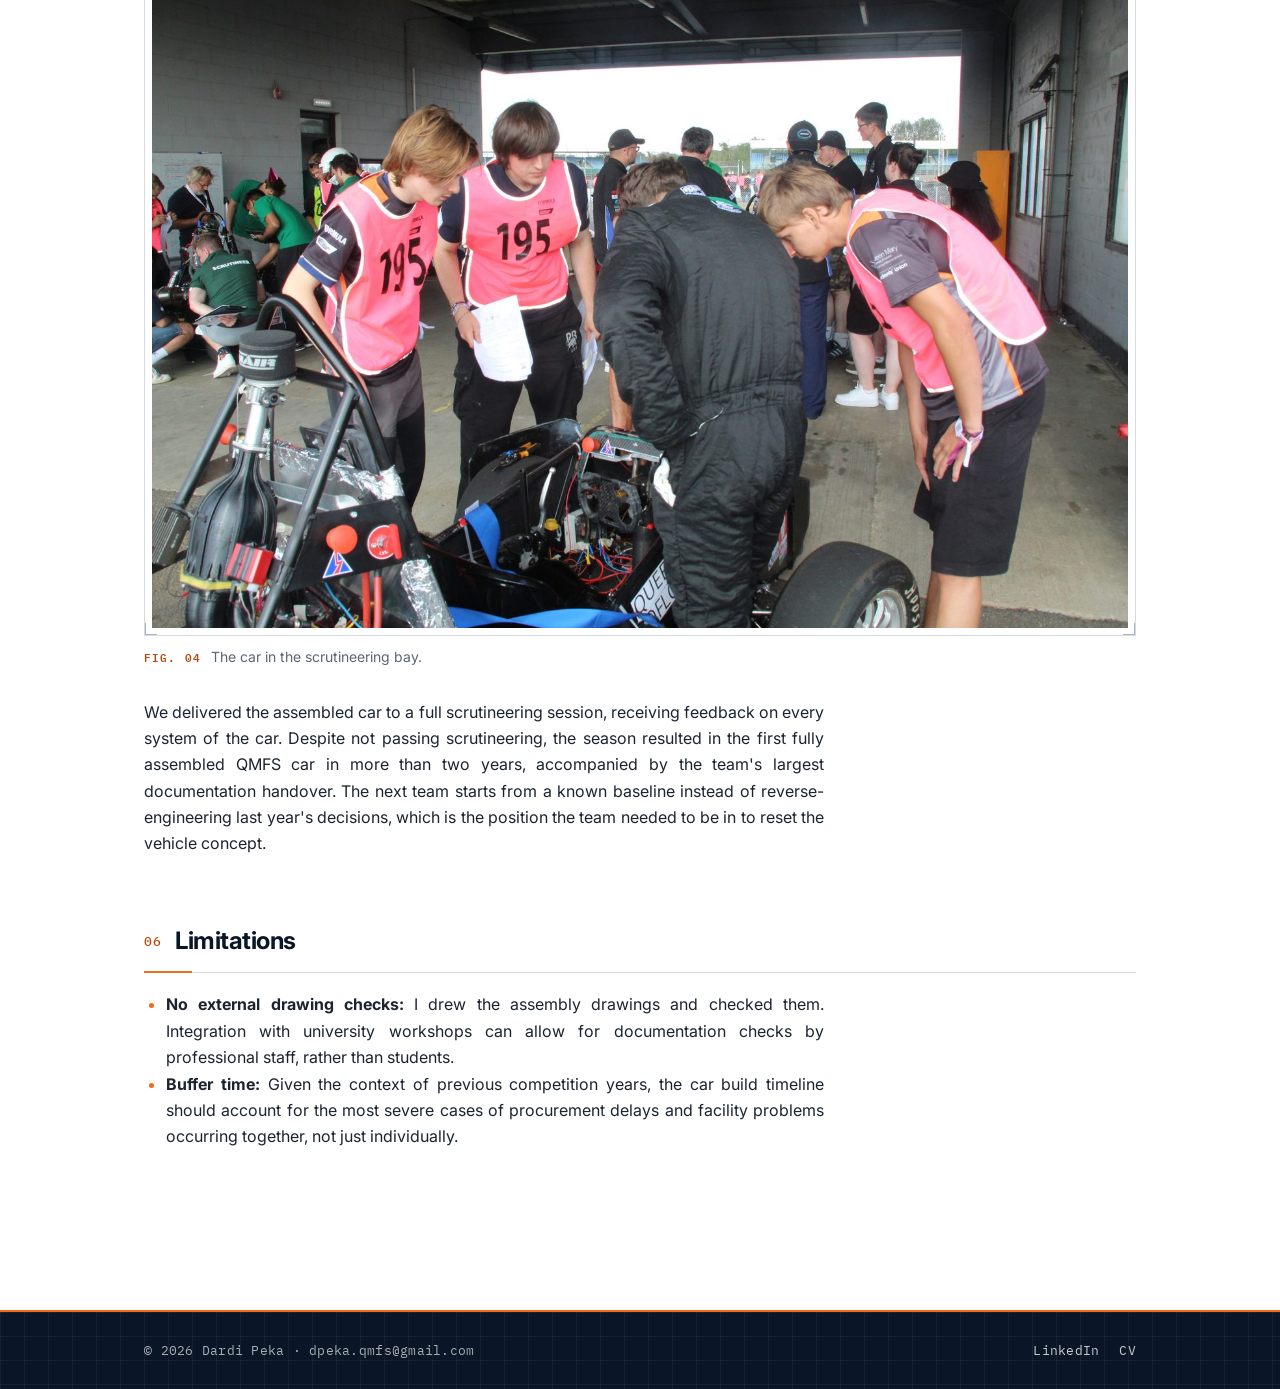
<file: projects/formula-student-engineering/vehicle-assembly/index.html>
<!DOCTYPE html>
<html lang="en-GB">
<head>
  <meta charset="UTF-8">
  <meta name="viewport" content="width=device-width, initial-scale=1.0">
  <!-- EDIT: page title shown in the browser tab -->
  <title>Full Vehicle Assembly &ndash; Dardi Peka</title>
  <meta name="description" content="Creating and overseeing the CAD assembly, and ensuring full physical assembly of the IC26 vehicle.">
  <meta name="theme-color" content="#0a1628">
  <meta property="og:type" content="website">
  <meta property="og:title" content="Full Vehicle Assembly – Dardi Peka">
  <meta property="og:description" content="Creating and overseeing the CAD assembly, and ensuring full physical assembly of the IC26 vehicle.">
  <link rel="canonical" href="https://dardipeka.github.io/projects/formula-student-engineering/vehicle-assembly/">
  <meta property="og:url" content="https://dardipeka.github.io/projects/formula-student-engineering/vehicle-assembly/">
  <meta property="og:site_name" content="Dardi Peka">
  <meta property="og:image" content="https://dardipeka.github.io/assets/og-image.jpg">
  <meta property="og:image:width" content="1200">
  <meta property="og:image:height" content="630">
  <meta property="og:image:alt" content="The Queen Mary Formula Student IC26 car, side profile">
  <meta name="twitter:card" content="summary_large_image">
  <link rel="icon" href="../../../assets/favicon.svg" type="image/svg+xml">
  <link rel="icon" href="../../../assets/favicon-32.png" sizes="32x32" type="image/png">
  <link rel="apple-touch-icon" href="../../../assets/apple-touch-icon.png">
  <link rel="preconnect" href="https://fonts.googleapis.com">
  <link rel="preconnect" href="https://fonts.gstatic.com" crossorigin>
  <link href="https://fonts.googleapis.com/css2?family=IBM+Plex+Mono:wght@400;500;600&family=Inter:wght@400;500;600;700;800&display=swap" rel="stylesheet">
  <link rel="stylesheet" href="../../../assets/style.css">
  <link rel="stylesheet" href="../../../assets/makeover.css">
  <script src="../../../assets/lightbox.js" defer></script>
</head>
<body>

  <a class="skip-link" href="#main">Skip to content</a>

  <nav class="navbar">
    <div class="container">
      <!-- EDIT: site name (appears on every page) -->
      <a class="nav-brand" href="../../../index.html">Dardi Peka</a>
      <div class="nav-links">
        <a href="../../../index.html">Home</a>
        <a href="../../../projects.html" class="active" aria-current="true">Projects</a>
        <a href="../../../assets/Dardi_Peka_Master_CV.pdf" target="_blank" rel="noopener">CV</a>
      </div>
    </div>
  </nav>

  <main class="container" id="main">
    <a class="back-link" href="../index.html">&larr; Back to Formula Student projects</a>

    <header class="project-header">
      <!-- EDIT: project title -->
      <h1>Full Vehicle Assembly &ndash; QMFS IC26</h1>
      <!-- EDIT: one-line subtitle / tagline for this project -->
      <p class="tagline">Creating and overseeing the CAD assembly, and ensuring full physical assembly of the IC26 vehicle.</p>
    </header>

    <nav class="toc" aria-label="On this page">
      <span class="toc-label">On this page</span>
      <a href="#project-overview-and-scope">Project Overview and Scope</a>
      <a href="#the-master-assembly">The Master Assembly</a>
      <a href="#general-arrangement-drawings">General Arrangement Drawings</a>
      <a href="#build-and-verification">Build and Verification</a>
      <a href="#outcome">Outcome</a>
      <a href="#limitations">Limitations</a>
    </nav>

    <figure>
      <img width="1800" height="1200" src="images/hero.jpg" alt="The QMFS IC26 car in the garage, side profile">
      <figcaption>IC26 Formula Class car at FSUK26, inside the Silverstone pits.</figcaption>
    </figure>

    <p class="model-link">
      <a class="button ghost" href="https://autode.sk/4hmwDpu" target="_blank" rel="noopener">Open the 3D Assembly &rarr;</a>
    </p>

    <div class="project-body wide">

      <section>
        <h2 id="project-overview-and-scope">Project Overview and Scope</h2>
        <p>As Head of Engineering, I maintained the CAD assembly for the IC26 car and supervised integration between departments on the actual vehicle.</p>
        <p>The scope of the IC26 car focused on designing and building a competition entry that could go through scrutineering at FSUK26. Because of major hurdles related to procurement, manufacturing and facilities, the scope was reduced to a more achievable goal.</p>
        <p>After the March&ndash;April period, which was plagued by a lab closure, the goal was narrowed to finishing the IC26 vehicle and sticking to the car build timeline as closely as possible. This was a decision that emphasised learning and experience rather than results, as we aimed to just enter the scrutineering bay and receive feedback for the next concept class.</p>
      </section>

      <section>
        <h2 id="the-master-assembly">The Master Assembly</h2>
        <p>I was responsible for ensuring departments integrated their assemblies, so that parts fit not only in isolation but also in the context of the full vehicle. The finished car weighed 246 kg at scrutineering, against a design mass of 205 kg, with a 2634 mm overall length, 1590 mm wheelbase, 1200 mm front track width, 1185 mm rear track width and 1258 mm height.</p>
        <p>During my tenure as Head of Aerodynamics, I constructed the full assembly for the engineering team. My job on the model as Head of Engineering was that of an overseer: maintaining one version and resolving the interface clashes that arose between departments.</p>
      </section>

      <section>
        <h2 id="general-arrangement-drawings">General Arrangement Drawings</h2>
        <p>The assembly drawings were created for competition submissions, drawn from the master model and submitted alongside the other engineering drawings which I was responsible for approving.</p>

        <div class="figure-grid cols-3 drawing-set">
          <figure>
            <img loading="lazy" decoding="async" width="1221" height="1833" src="images/ga-front.webp" alt="General arrangement drawing, front view of the IC26 car">
          </figure>
          <figure>
            <img loading="lazy" decoding="async" width="1221" height="1833" src="images/ga-top.webp" alt="General arrangement drawing, top view of the IC26 car">
          </figure>
          <figure>
            <img loading="lazy" decoding="async" width="1221" height="1833" src="images/ga-side.webp" alt="General arrangement drawing, side view of the IC26 car">
          </figure>
        </div>
        <p class="note">QMFS26-AS1, AS2 and AS3. Front view at 1:10, top and side at 1:15, all on A4, tolerances &plusmn;0.1 mm linear and &plusmn;0.5&deg; angular. Sheet layout was chosen to fit the FSUK26 submission format while staying legible, which is why the side view sits rotated on its sheet.</p>

        <p class="model-link">
          <a class="button ghost" href="drawings/QMFS26-AS1-AS3-full-assembly.pdf" target="_blank" rel="noopener">Open the Drawings (PDF) &rarr;</a>
        </p>

        <p>I drew and checked the drawings myself. They were approved by the Head of Operations.</p>
      </section>

      <section>
        <h2 id="build-and-verification">Build and Verification</h2>
        <p>The CAD model was used for the full assembly of the IC26 car. The model was updated continuously, and the car was built around it. When manufacturing and vehicle assembly became independent of the model due to time constraints, the CAD was updated to follow suit and serve as documentation.</p>

        <figure>
          <video controls loop muted playsinline preload="metadata"
                 poster="videos/half-shafts-poster.jpg">
            <source src="videos/half-shafts.mp4" type="video/mp4">
            Your browser does not support embedded video.
            <a href="videos/half-shafts.mp4">Download the clip instead.</a>
          </video>
          <figcaption>Fitting the half shafts. The driveline was the component assembly that arrived last, and the space it had to occupy was reserved in the assembly months before the parts existed.</figcaption>
        </figure>

        <figure class="portrait">
          <video controls loop muted playsinline preload="metadata"
                 poster="videos/compression-test-poster.jpg">
            <source src="videos/compression-test.mp4" type="video/mp4">
            Your browser does not support embedded video.
            <a href="videos/compression-test.mp4">Download the clip instead.</a>
          </video>
          <figcaption>Suspension compression tests on the full vehicle to check the integration between suspension, chassis and drivetrain after assembly.</figcaption>
        </figure>
      </section>

      <section>
        <h2 id="outcome">Outcome</h2>
        <figure>
          <img loading="lazy" decoding="async" width="1500" height="1000" src="images/scrutineering.jpg" alt="The IC26 car being inspected during scrutineering at competition">
          <figcaption>The car in the scrutineering bay.</figcaption>
        </figure>
        <p>We delivered the assembled car to a full scrutineering session, receiving feedback on every system of the car. Despite not passing scrutineering, the season resulted in the first fully assembled QMFS car in more than two years, accompanied by the team's largest documentation handover. The next team starts from a known baseline instead of reverse-engineering last year's decisions, which is the position the team needed to be in to reset the vehicle concept.</p>
      </section>

      <section>
        <h2 id="limitations">Limitations</h2>
        <ul>
          <li><strong>No external drawing checks:</strong> I drew the assembly drawings and checked them. Integration with university workshops can allow for documentation checks by professional staff, rather than students.</li>
          <li><strong>Buffer time:</strong> Given the context of previous competition years, the car build timeline should account for the most severe cases of procurement delays and facility problems occurring together, not just individually.</li>
        </ul>
      </section>

    </div>
  </main>

  <footer class="footer">
    <div class="container">
      <!-- EDIT: footer text / contact email -->
      <p>&copy; 2026 Dardi Peka &middot; dpeka.qmfs@gmail.com</p>
      <p class="footer-links">
        <a href="https://www.linkedin.com/in/dardi-peka-937169327" target="_blank" rel="noopener">LinkedIn</a>
        <a href="../../../assets/Dardi_Peka_Master_CV.pdf" target="_blank" rel="noopener">CV</a>
      </p>
    </div>
  </footer>

</body>
</html>
</file>
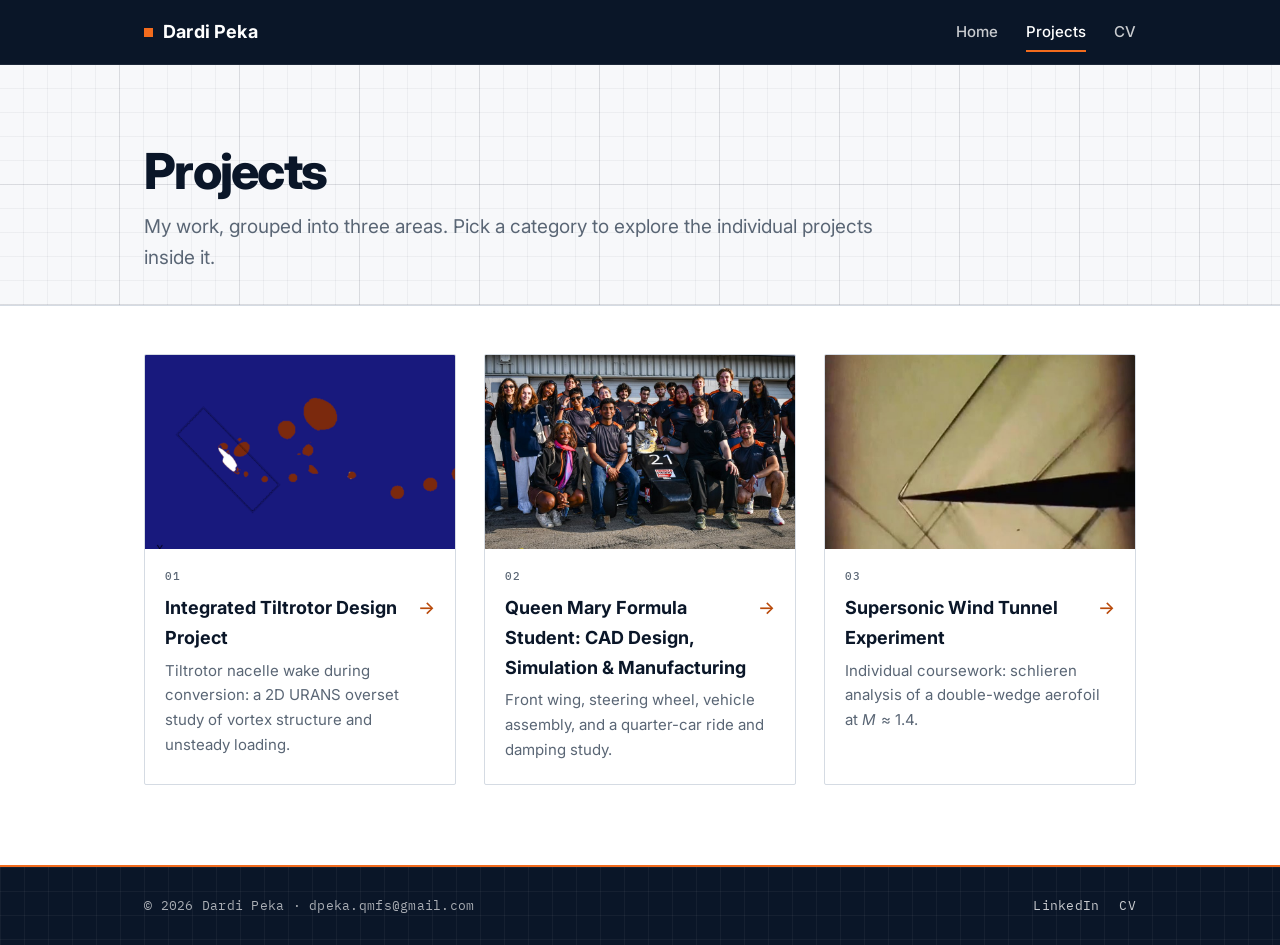
<file: projects.html>
<!DOCTYPE html>
<html lang="en-GB">
<head>
  <meta charset="UTF-8">
  <meta name="viewport" content="width=device-width, initial-scale=1.0">
  <!-- EDIT: page title shown in the browser tab -->
  <title>Projects &ndash; Dardi Peka</title>
  <meta name="description" content="My work, grouped into three areas. Pick a category to explore the individual projects inside it.">
  <meta name="theme-color" content="#0a1628">
  <meta property="og:type" content="website">
  <meta property="og:title" content="Projects – Dardi Peka">
  <meta property="og:description" content="My work, grouped into three areas. Pick a category to explore the individual projects inside it.">
  <link rel="canonical" href="https://dardipeka.github.io/projects.html">
  <meta property="og:url" content="https://dardipeka.github.io/projects.html">
  <meta property="og:site_name" content="Dardi Peka">
  <meta property="og:image" content="https://dardipeka.github.io/assets/og-image.jpg">
  <meta property="og:image:width" content="1200">
  <meta property="og:image:height" content="630">
  <meta property="og:image:alt" content="The Queen Mary Formula Student IC26 car, side profile">
  <meta name="twitter:card" content="summary_large_image">
  <link rel="icon" href="assets/favicon.svg" type="image/svg+xml">
  <link rel="icon" href="assets/favicon-32.png" sizes="32x32" type="image/png">
  <link rel="apple-touch-icon" href="assets/apple-touch-icon.png">
  <link rel="preconnect" href="https://fonts.googleapis.com">
  <link rel="preconnect" href="https://fonts.gstatic.com" crossorigin>
  <link href="https://fonts.googleapis.com/css2?family=IBM+Plex+Mono:wght@400;500;600&family=Inter:wght@400;500;600;700;800&display=swap" rel="stylesheet">
  <link rel="stylesheet" href="assets/style.css">
  <link rel="stylesheet" href="assets/makeover.css">
</head>
<body>

  <a class="skip-link" href="#main">Skip to content</a>

  <nav class="navbar">
    <div class="container">
      <!-- EDIT: site name (appears on every page) -->
      <a class="nav-brand" href="index.html">Dardi Peka</a>
      <div class="nav-links">
        <a href="index.html">Home</a>
        <a href="projects.html" class="active" aria-current="page">Projects</a>
        <a href="assets/Dardi_Peka_Master_CV.pdf" target="_blank" rel="noopener">CV</a>
      </div>
    </div>
  </nav>

  <header class="page-header">
    <div class="container">
      <h1>Projects</h1>
      <!-- EDIT: short intro line for the projects page -->
      <p>My work, grouped into three areas. Pick a category to explore the individual projects inside it.</p>
    </div>
  </header>

  <main class="container" id="main">
    <div class="projects-grid">

      <a class="card" href="projects/integrated-design-project/index.html">
        <img width="960" height="600" class="card-image" src="projects/integrated-design-project/images/card.png" alt="Vorticity field behind a tilting tiltrotor nacelle">
        <div class="card-body">
          <h2>Integrated Tiltrotor Design Project</h2>
          <!-- EDIT: one-line description -->
          <p>Tiltrotor nacelle wake during conversion: a 2D URANS overset study of vortex structure and unsteady loading.</p>
        </div>
      </a>

      <a class="card" href="projects/formula-student-engineering/index.html">
        <img width="1200" height="596" class="card-image" src="projects/formula-student-engineering/images/card.jpg" alt="The Queen Mary Formula Student team with the IC26 car at competition">
        <div class="card-body">
          <h2>Queen Mary Formula Student: CAD Design, Simulation &amp; Manufacturing</h2>
          <!-- EDIT: one-line description -->
          <p>Front wing, steering wheel, vehicle assembly, and a quarter-car ride and damping study.</p>
        </div>
      </a>

      <a class="card" href="projects/coursework-projects/schlieren-experiment/index.html">
        <img width="960" height="600" class="card-image" src="projects/coursework-projects/schlieren-experiment/images/card.jpg" alt="Schlieren image of a double-wedge aerofoil in supersonic flow">
        <div class="card-body">
          <h2>Supersonic Wind Tunnel Experiment</h2>
          <!-- EDIT: one-line description -->
          <p>Individual coursework: schlieren analysis of a double-wedge aerofoil at <var>M</var>&nbsp;&asymp;&nbsp;1.4.</p>
        </div>
      </a>


    </div>
  </main>

  <footer class="footer">
    <div class="container">
      <!-- EDIT: footer text / contact email -->
      <p>&copy; 2026 Dardi Peka &middot; dpeka.qmfs@gmail.com</p>
      <p class="footer-links">
        <a href="https://www.linkedin.com/in/dardi-peka-937169327" target="_blank" rel="noopener">LinkedIn</a>
        <a href="assets/Dardi_Peka_Master_CV.pdf" target="_blank" rel="noopener">CV</a>
      </p>
    </div>
  </footer>

</body>
</html>
</file>
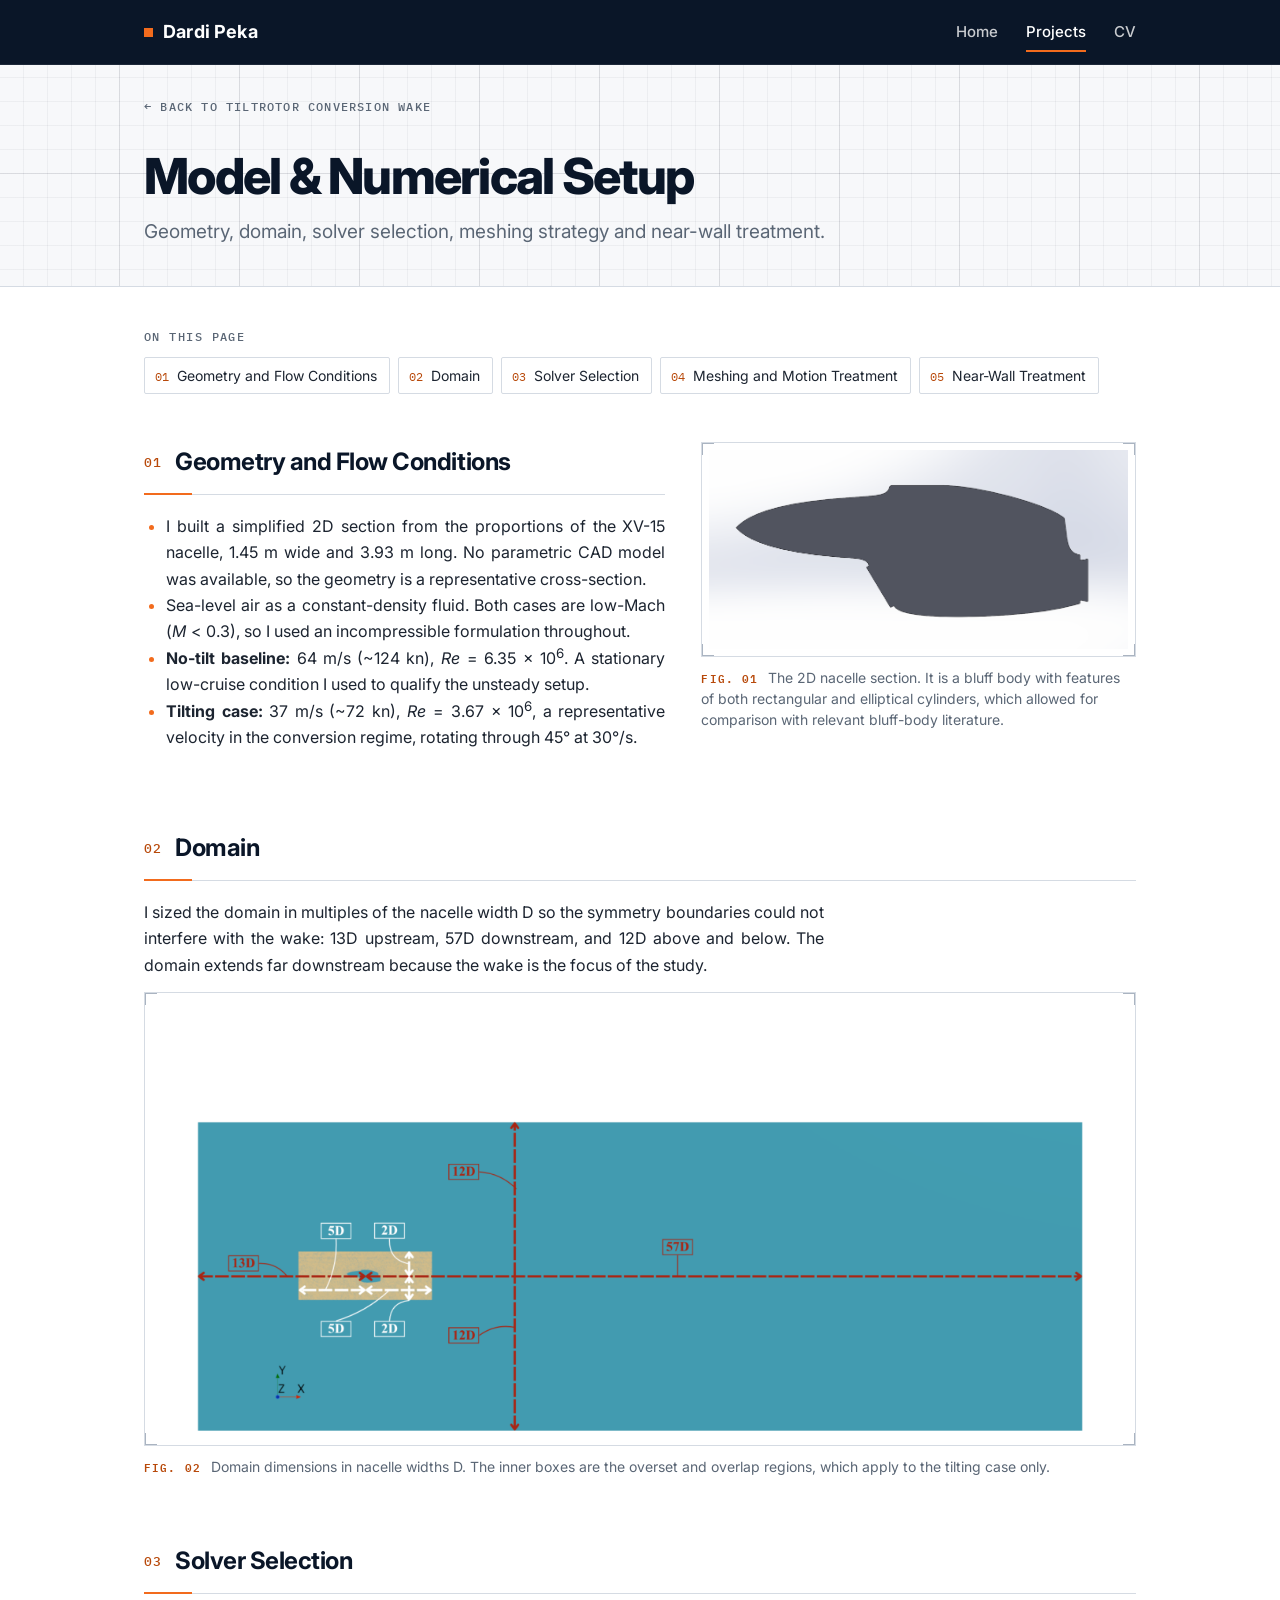
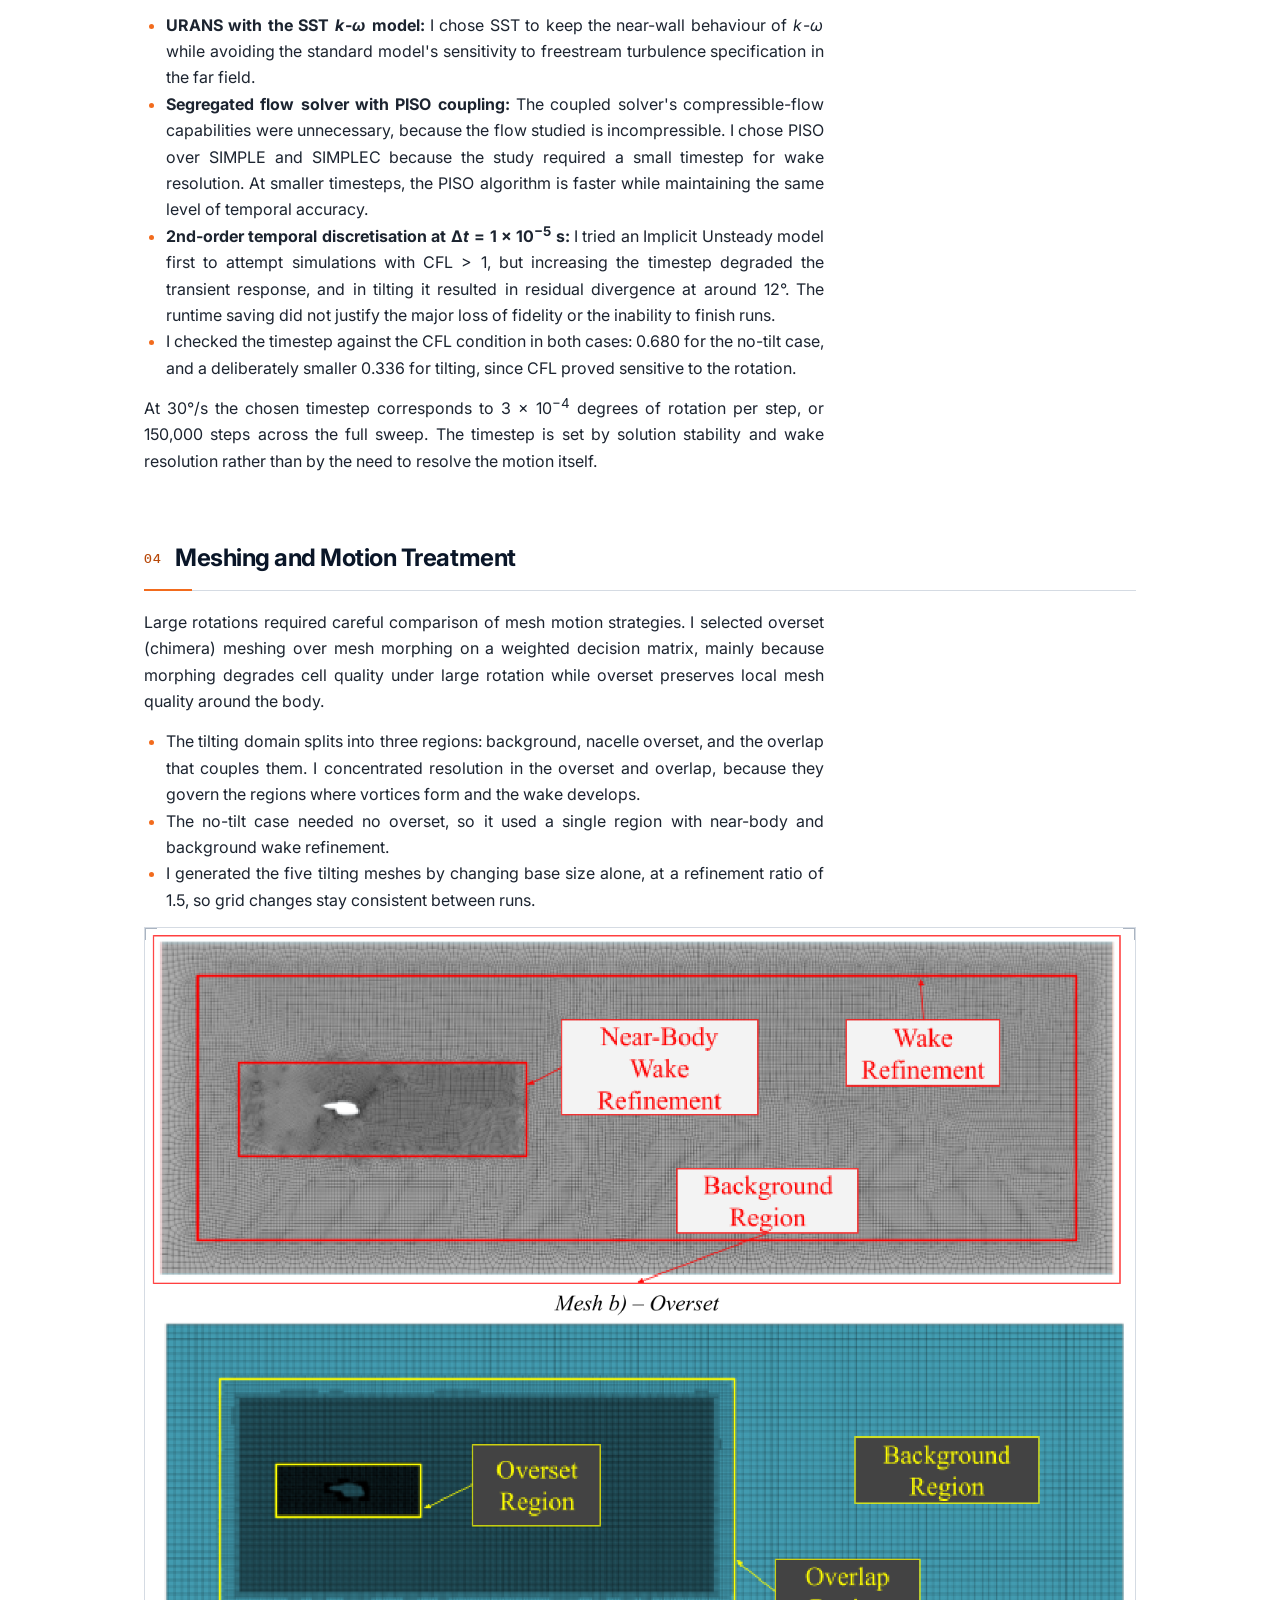
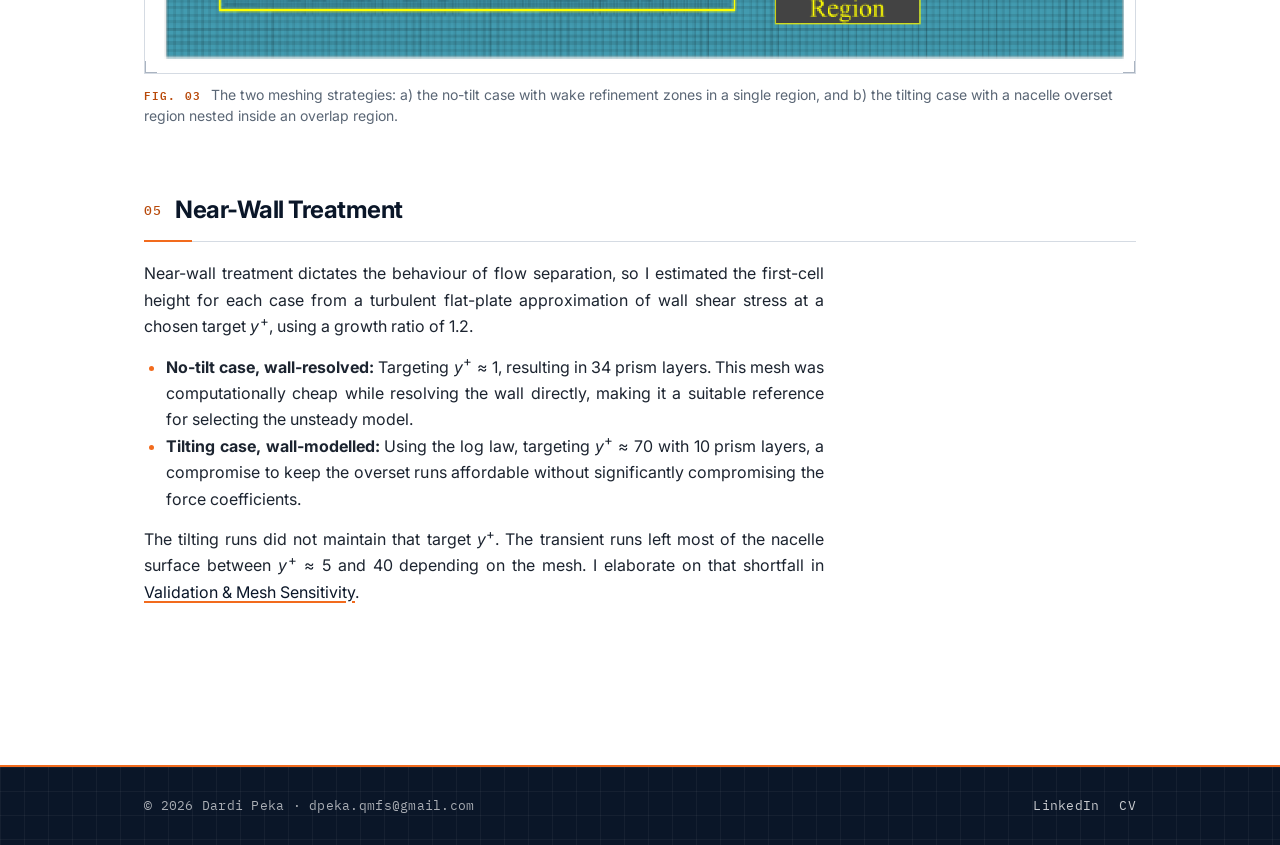
<file: projects/integrated-design-project/design-setup.html>
<!DOCTYPE html>
<html lang="en-GB">
<head>
  <meta charset="UTF-8">
  <meta name="viewport" content="width=device-width, initial-scale=1.0">
  <!-- EDIT: page title shown in the browser tab -->
  <title>Model &amp; Numerical Setup &ndash; Dardi Peka</title>
  <meta name="description" content="Geometry, domain, solver selection, meshing strategy and near-wall treatment.">
  <meta name="theme-color" content="#0a1628">
  <meta property="og:type" content="website">
  <meta property="og:title" content="Model &amp; Numerical Setup – Dardi Peka">
  <meta property="og:description" content="Geometry, domain, solver selection, meshing strategy and near-wall treatment.">
  <link rel="canonical" href="https://dardipeka.github.io/projects/integrated-design-project/design-setup.html">
  <meta property="og:url" content="https://dardipeka.github.io/projects/integrated-design-project/design-setup.html">
  <meta property="og:site_name" content="Dardi Peka">
  <meta property="og:image" content="https://dardipeka.github.io/assets/og-image.jpg">
  <meta property="og:image:width" content="1200">
  <meta property="og:image:height" content="630">
  <meta property="og:image:alt" content="The Queen Mary Formula Student IC26 car, side profile">
  <meta name="twitter:card" content="summary_large_image">
  <link rel="icon" href="../../assets/favicon.svg" type="image/svg+xml">
  <link rel="icon" href="../../assets/favicon-32.png" sizes="32x32" type="image/png">
  <link rel="apple-touch-icon" href="../../assets/apple-touch-icon.png">
  <link rel="preconnect" href="https://fonts.googleapis.com">
  <link rel="preconnect" href="https://fonts.gstatic.com" crossorigin>
  <link href="https://fonts.googleapis.com/css2?family=IBM+Plex+Mono:wght@400;500;600&family=Inter:wght@400;500;600;700;800&display=swap" rel="stylesheet">
  <link rel="stylesheet" href="../../assets/style.css">
  <link rel="stylesheet" href="../../assets/makeover.css">
  <script src="../../assets/lightbox.js" defer></script>
</head>
<body>

  <a class="skip-link" href="#main">Skip to content</a>

  <nav class="navbar">
    <div class="container">
      <!-- EDIT: site name (appears on every page) -->
      <a class="nav-brand" href="../../index.html">Dardi Peka</a>
      <div class="nav-links">
        <a href="../../index.html">Home</a>
        <a href="../../projects.html" class="active" aria-current="true">Projects</a>
        <a href="../../assets/Dardi_Peka_Master_CV.pdf" target="_blank" rel="noopener">CV</a>
      </div>
    </div>
  </nav>

  <main class="container" id="main">
    <a class="back-link" href="index.html">&larr; Back to Tiltrotor Conversion Wake</a>

    <header class="project-header">
      <!-- EDIT: project title -->
      <h1>Model &amp; Numerical Setup</h1>
      <!-- EDIT: one-line subtitle / tagline -->
      <p class="tagline">Geometry, domain, solver selection, meshing strategy and near-wall treatment.</p>
    </header>

    <nav class="toc" aria-label="On this page">
      <span class="toc-label">On this page</span>
      <a href="#geometry-and-flow-conditions">Geometry and Flow Conditions</a>
      <a href="#domain">Domain</a>
      <a href="#solver-selection">Solver Selection</a>
      <a href="#meshing-and-motion-treatment">Meshing and Motion Treatment</a>
      <a href="#near-wall-treatment">Near-Wall Treatment</a>
    </nav>

    <div class="project-body wide">

      <section class="split">
        <div class="split-text">
          <h2 id="geometry-and-flow-conditions">Geometry and Flow Conditions</h2>
          <ul>
            <li>I built a simplified 2D section from the proportions of the XV-15 nacelle, 1.45 m wide and 3.93 m long. No parametric CAD model was available, so the geometry is a representative cross-section.</li>
            <li>Sea-level air as a constant-density fluid. Both cases are low-Mach (<var>M</var>&nbsp;&lt;&nbsp;0.3), so I used an incompressible formulation throughout.</li>
            <li><strong>No-tilt baseline:</strong> 64 m/s (~124 kn), <var>Re</var>&nbsp;=&nbsp;6.35&nbsp;&times;&nbsp;10<sup>6</sup>. A stationary low-cruise condition I used to qualify the unsteady setup.</li>
            <li><strong>Tilting case:</strong> 37 m/s (~72 kn), <var>Re</var>&nbsp;=&nbsp;3.67&nbsp;&times;&nbsp;10<sup>6</sup>, a representative velocity in the conversion regime, rotating through 45&deg; at 30&deg;/s.</li>
          </ul>
        </div>
        <div class="split-media">
          <figure>
            <img loading="lazy" decoding="async" width="953" height="453" src="images/nacelle-geometry.png" alt="2D nacelle cross-section used in the simulations">
            <figcaption>The 2D nacelle section. It is a bluff body with features of both rectangular and elliptical cylinders, which allowed for comparison with relevant bluff-body literature.</figcaption>
          </figure>
        </div>
      </section>

      <section>
        <h2 id="domain">Domain</h2>
        <p>I sized the domain in multiples of the nacelle width D so the symmetry boundaries could not interfere with the wake: 13D upstream, 57D downstream, and 12D above and below. The domain extends far downstream because the wake is the focus of the study.</p>
        <figure>
          <img loading="lazy" decoding="async" width="1239" height="556" src="images/domain.png" alt="Simulation domain dimensions expressed in nacelle widths">
          <figcaption>Domain dimensions in nacelle widths D. The inner boxes are the overset and overlap regions, which apply to the tilting case only.</figcaption>
        </figure>
      </section>

      <section>
        <h2 id="solver-selection">Solver Selection</h2>
        <ul>
          <li><strong>URANS with the SST <var>k</var>-<var>&omega;</var> model:</strong> I chose SST to keep the near-wall behaviour of <var>k</var>-<var>&omega;</var> while avoiding the standard model's sensitivity to freestream turbulence specification in the far field.</li>
          <li><strong>Segregated flow solver with PISO coupling:</strong> The coupled solver's compressible-flow capabilities were unnecessary, because the flow studied is incompressible. I chose PISO over SIMPLE and SIMPLEC because the study required a small timestep for wake resolution. At smaller timesteps, the PISO algorithm is faster while maintaining the same level of temporal accuracy.</li>
          <li><strong>2nd-order temporal discretisation at &Delta;<var>t</var>&nbsp;=&nbsp;1&nbsp;&times;&nbsp;10<sup>&minus;5</sup> s:</strong> I tried an Implicit Unsteady model first to attempt simulations with CFL&nbsp;&gt;&nbsp;1, but increasing the timestep degraded the transient response, and in tilting it resulted in residual divergence at around 12&deg;. The runtime saving did not justify the major loss of fidelity or the inability to finish runs.</li>
          <li>I checked the timestep against the CFL condition in both cases: 0.680 for the no-tilt case, and a deliberately smaller 0.336 for tilting, since CFL proved sensitive to the rotation.</li>
        </ul>
        <p>At 30&deg;/s the chosen timestep corresponds to 3&nbsp;&times;&nbsp;10<sup>&minus;4</sup> degrees of rotation per step, or 150,000 steps across the full sweep. The timestep is set by solution stability and wake resolution rather than by the need to resolve the motion itself.</p>
      </section>

      <section>
        <h2 id="meshing-and-motion-treatment">Meshing and Motion Treatment</h2>
        <p>Large rotations required careful comparison of mesh motion strategies. I selected overset (chimera) meshing over mesh morphing on a weighted decision matrix, mainly because morphing degrades cell quality under large rotation while overset preserves local mesh quality around the body.</p>
        <ul>
          <li>The tilting domain splits into three regions: background, nacelle overset, and the overlap that couples them. I concentrated resolution in the overset and overlap, because they govern the regions where vortices form and the wake develops.</li>
          <li>The no-tilt case needed no overset, so it used a single region with near-body and background wake refinement.</li>
          <li>I generated the five tilting meshes by changing base size alone, at a refinement ratio of 1.5, so grid changes stay consistent between runs.</li>
        </ul>
        <figure>
          <img loading="lazy" decoding="async" width="1337" height="1001" src="images/meshes.webp" alt="Computational domains for the no-tilt and tilting cases">
          <figcaption>The two meshing strategies: a) the no-tilt case with wake refinement zones in a single region, and b) the tilting case with a nacelle overset region nested inside an overlap region.</figcaption>
        </figure>
      </section>

      <section>
        <h2 id="near-wall-treatment">Near-Wall Treatment</h2>
        <p>Near-wall treatment dictates the behaviour of flow separation, so I estimated the first-cell height for each case from a turbulent flat-plate approximation of wall shear stress at a chosen target <var>y<sup>+</sup></var>, using a growth ratio of 1.2.</p>
        <ul>
          <li><strong>No-tilt case, wall-resolved:</strong> Targeting <var>y<sup>+</sup></var>&nbsp;&asymp;&nbsp;1, resulting in 34 prism layers. This mesh was computationally cheap while resolving the wall directly, making it a suitable reference for selecting the unsteady model.</li>
          <li><strong>Tilting case, wall-modelled:</strong> Using the log law, targeting <var>y<sup>+</sup></var>&nbsp;&asymp;&nbsp;70 with 10 prism layers, a compromise to keep the overset runs affordable without significantly compromising the force coefficients.</li>
        </ul>
        <p>The tilting runs did not maintain that target <var>y<sup>+</sup></var>. The transient runs left most of the nacelle surface between <var>y<sup>+</sup></var>&nbsp;&asymp;&nbsp;5 and 40 depending on the mesh. I elaborate on that shortfall in <a href="results-validation.html">Validation &amp; Mesh Sensitivity</a>.</p>
      </section>
    </div>
  </main>

  <footer class="footer">
    <div class="container">
      <!-- EDIT: footer text / contact email -->
      <p>&copy; 2026 Dardi Peka &middot; dpeka.qmfs@gmail.com</p>
      <p class="footer-links">
        <a href="https://www.linkedin.com/in/dardi-peka-937169327" target="_blank" rel="noopener">LinkedIn</a>
        <a href="../../assets/Dardi_Peka_Master_CV.pdf" target="_blank" rel="noopener">CV</a>
      </p>
    </div>
  </footer>

</body>
</html>
</file>
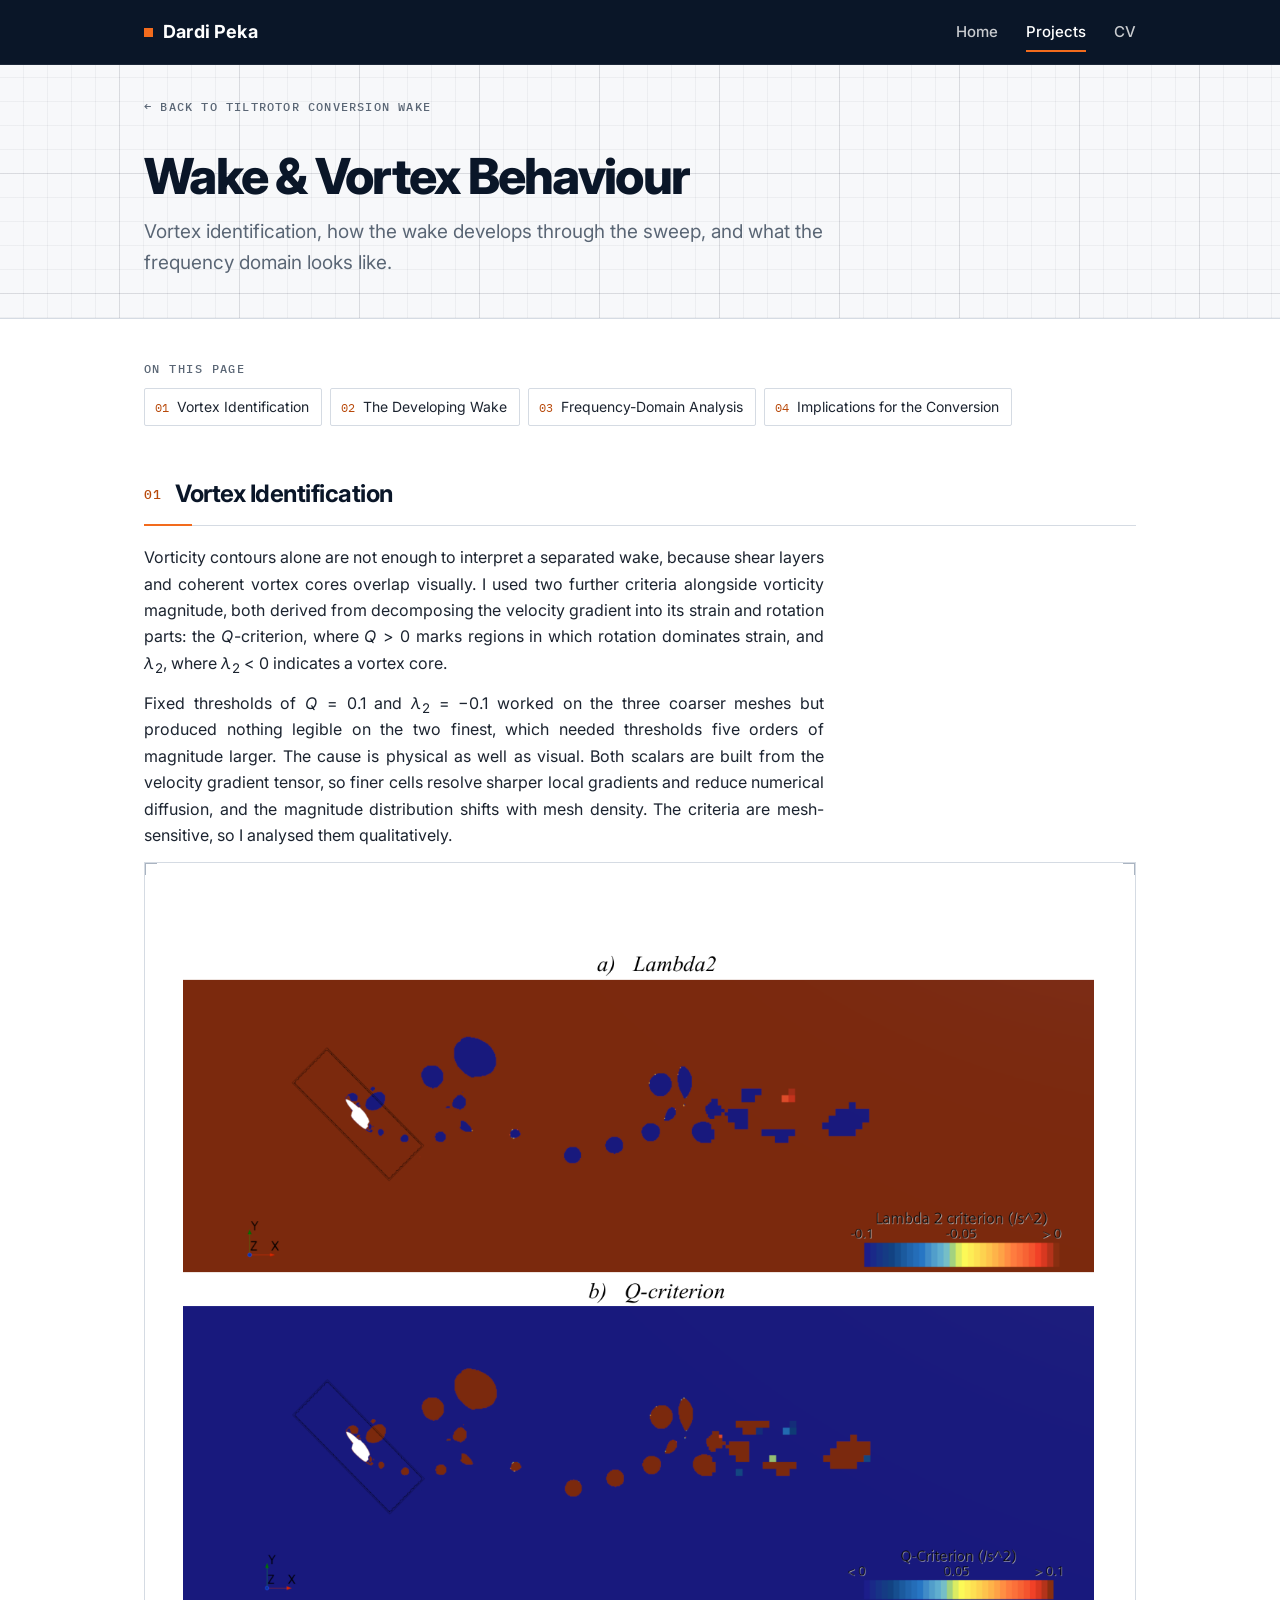
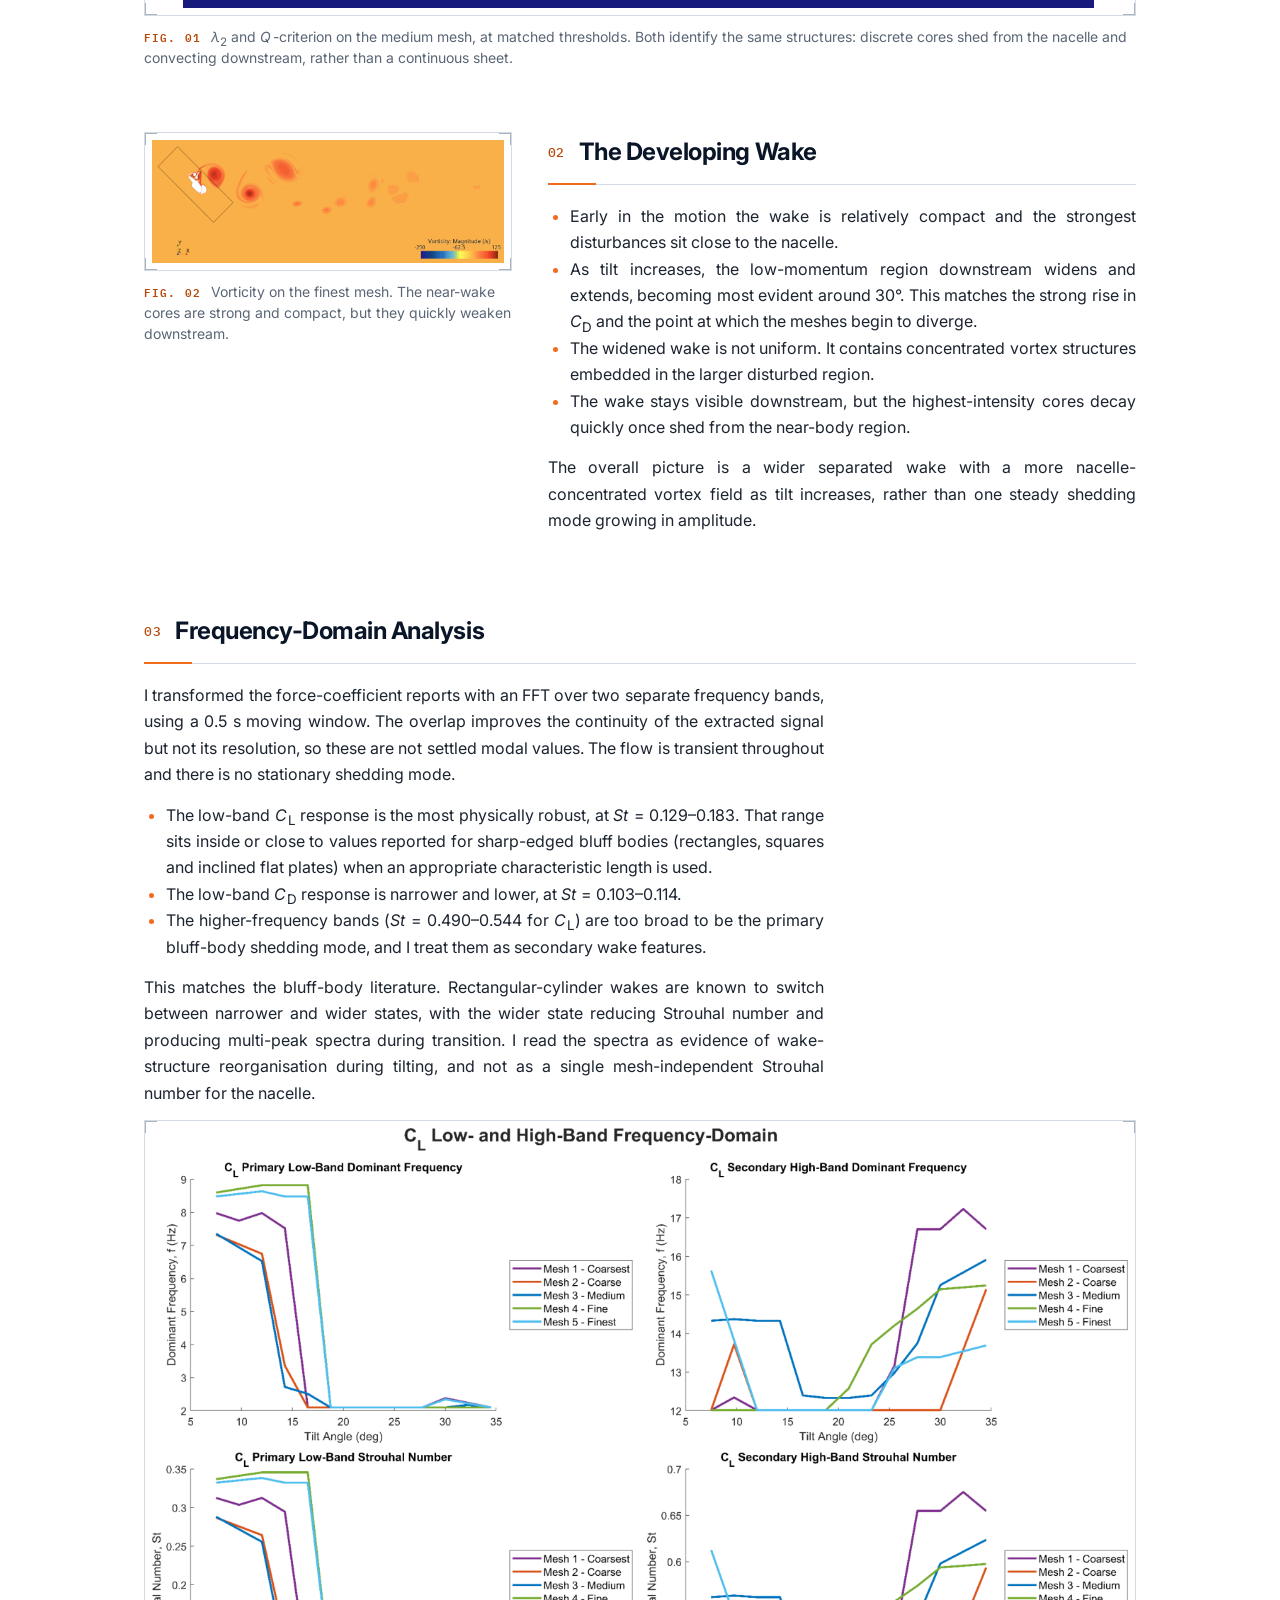
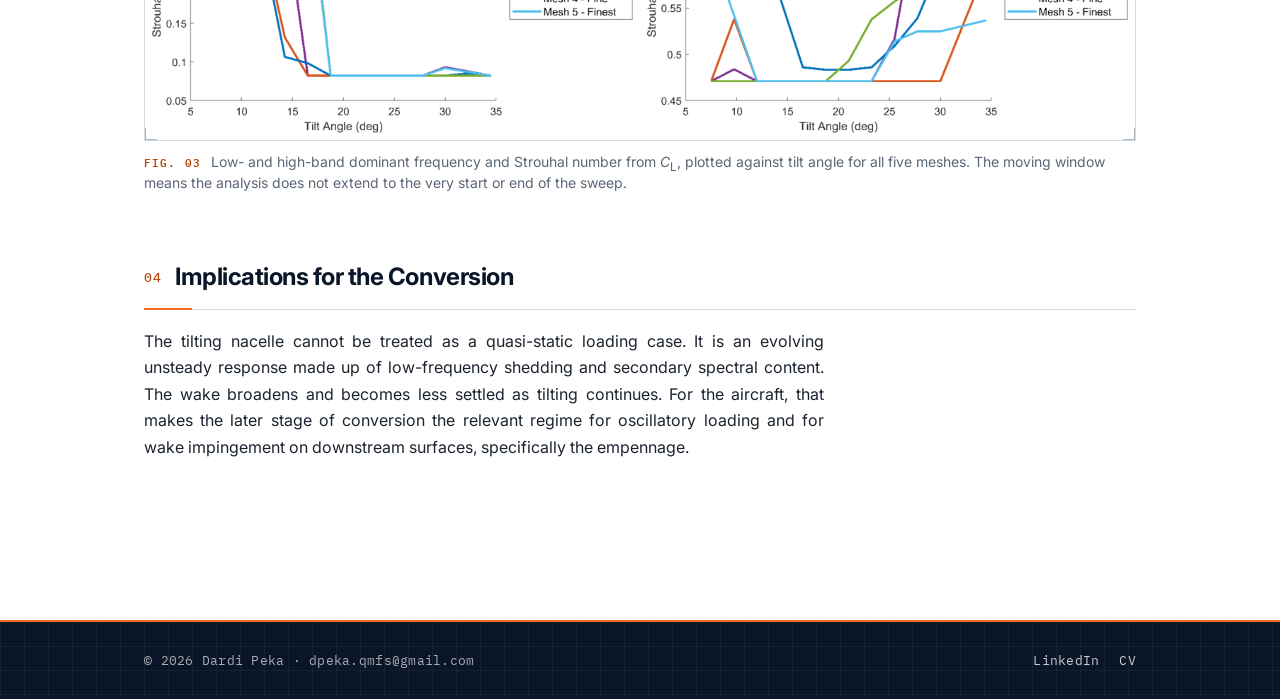
<file: projects/integrated-design-project/flow-analysis.html>
<!DOCTYPE html>
<html lang="en-GB">
<head>
  <meta charset="UTF-8">
  <meta name="viewport" content="width=device-width, initial-scale=1.0">
  <!-- EDIT: page title shown in the browser tab -->
  <title>Wake &amp; Vortex Behaviour &ndash; Dardi Peka</title>
  <meta name="description" content="Vortex identification, how the wake develops through the sweep, and what the frequency domain looks like.">
  <meta name="theme-color" content="#0a1628">
  <meta property="og:type" content="website">
  <meta property="og:title" content="Wake &amp; Vortex Behaviour – Dardi Peka">
  <meta property="og:description" content="Vortex identification, how the wake develops through the sweep, and what the frequency domain looks like.">
  <link rel="canonical" href="https://dardipeka.github.io/projects/integrated-design-project/flow-analysis.html">
  <meta property="og:url" content="https://dardipeka.github.io/projects/integrated-design-project/flow-analysis.html">
  <meta property="og:site_name" content="Dardi Peka">
  <meta property="og:image" content="https://dardipeka.github.io/assets/og-image.jpg">
  <meta property="og:image:width" content="1200">
  <meta property="og:image:height" content="630">
  <meta property="og:image:alt" content="The Queen Mary Formula Student IC26 car, side profile">
  <meta name="twitter:card" content="summary_large_image">
  <link rel="icon" href="../../assets/favicon.svg" type="image/svg+xml">
  <link rel="icon" href="../../assets/favicon-32.png" sizes="32x32" type="image/png">
  <link rel="apple-touch-icon" href="../../assets/apple-touch-icon.png">
  <link rel="preconnect" href="https://fonts.googleapis.com">
  <link rel="preconnect" href="https://fonts.gstatic.com" crossorigin>
  <link href="https://fonts.googleapis.com/css2?family=IBM+Plex+Mono:wght@400;500;600&family=Inter:wght@400;500;600;700;800&display=swap" rel="stylesheet">
  <link rel="stylesheet" href="../../assets/style.css">
  <link rel="stylesheet" href="../../assets/makeover.css">
  <script src="../../assets/lightbox.js" defer></script>
</head>
<body>

  <a class="skip-link" href="#main">Skip to content</a>

  <nav class="navbar">
    <div class="container">
      <!-- EDIT: site name (appears on every page) -->
      <a class="nav-brand" href="../../index.html">Dardi Peka</a>
      <div class="nav-links">
        <a href="../../index.html">Home</a>
        <a href="../../projects.html" class="active" aria-current="true">Projects</a>
        <a href="../../assets/Dardi_Peka_Master_CV.pdf" target="_blank" rel="noopener">CV</a>
      </div>
    </div>
  </nav>

  <main class="container" id="main">
    <a class="back-link" href="index.html">&larr; Back to Tiltrotor Conversion Wake</a>

    <header class="project-header">
      <!-- EDIT: project title -->
      <h1>Wake &amp; Vortex Behaviour</h1>
      <!-- EDIT: one-line subtitle / tagline -->
      <p class="tagline">Vortex identification, how the wake develops through the sweep, and what the frequency domain looks like.</p>
    </header>

    <nav class="toc" aria-label="On this page">
      <span class="toc-label">On this page</span>
      <a href="#vortex-identification">Vortex Identification</a>
      <a href="#the-developing-wake">The Developing Wake</a>
      <a href="#frequency-domain-analysis">Frequency-Domain Analysis</a>
      <a href="#implications-for-the-conversion">Implications for the Conversion</a>
    </nav>

    <div class="project-body wide">

      <section>
        <h2 id="vortex-identification">Vortex Identification</h2>
        <p>Vorticity contours alone are not enough to interpret a separated wake, because shear layers and coherent vortex cores overlap visually. I used two further criteria alongside vorticity magnitude, both derived from decomposing the velocity gradient into its strain and rotation parts: the <var>Q</var>-criterion, where <var>Q</var>&nbsp;&gt;&nbsp;0 marks regions in which rotation dominates strain, and <var>&lambda;<sub>2</sub></var>, where <var>&lambda;<sub>2</sub></var>&nbsp;&lt;&nbsp;0 indicates a vortex core.</p>
        <p>Fixed thresholds of <var>Q</var>&nbsp;=&nbsp;0.1 and <var>&lambda;<sub>2</sub></var>&nbsp;=&nbsp;&minus;0.1 worked on the three coarser meshes but produced nothing legible on the two finest, which needed thresholds five orders of magnitude larger. The cause is physical as well as visual. Both scalars are built from the velocity gradient tensor, so finer cells resolve sharper local gradients and reduce numerical diffusion, and the magnitude distribution shifts with mesh density. The criteria are mesh-sensitive, so I analysed them qualitatively.</p>
        <figure>
          <img loading="lazy" decoding="async" width="1352" height="1022" src="images/vortex-criteria.png" alt="Lambda2 and Q-criterion fields around the tilted nacelle">
          <figcaption><var>&lambda;<sub>2</sub></var> and <var>Q</var>-criterion on the medium mesh, at matched thresholds. Both identify the same structures: discrete cores shed from the nacelle and convecting downstream, rather than a continuous sheet.</figcaption>
        </figure>
      </section>

      <section class="split reverse media-wide">
        <div class="split-text">
          <h2 id="the-developing-wake">The Developing Wake</h2>
          <ul>
            <li>Early in the motion the wake is relatively compact and the strongest disturbances sit close to the nacelle.</li>
            <li>As tilt increases, the low-momentum region downstream widens and extends, becoming most evident around 30&deg;. This matches the strong rise in <var>C<sub>D</sub></var> and the point at which the meshes begin to diverge.</li>
            <li>The widened wake is not uniform. It contains concentrated vortex structures embedded in the larger disturbed region.</li>
            <li>The wake stays visible downstream, but the highest-intensity cores decay quickly once shed from the near-body region.</li>
          </ul>
          <p>The overall picture is a wider separated wake with a more nacelle-concentrated vortex field as tilt increases, rather than one steady shedding mode growing in amplitude.</p>
        </div>
        <div class="split-media">
          <figure>
            <img loading="lazy" decoding="async" width="1024" height="359" src="images/vorticity-finest.png" alt="Vorticity field on the finest mesh late in the tilt sweep">
            <figcaption>Vorticity on the finest mesh. The near-wake cores are strong and compact, but they quickly weaken downstream.</figcaption>
          </figure>
        </div>
      </section>

      <section>
        <h2 id="frequency-domain-analysis">Frequency-Domain Analysis</h2>
        <p>I transformed the force-coefficient reports with an FFT over two separate frequency bands, using a 0.5 s moving window. The overlap improves the continuity of the extracted signal but not its resolution, so these are not settled modal values. The flow is transient throughout and there is no stationary shedding mode.</p>
        <ul>
          <li>The low-band <var>C<sub>L</sub></var> response is the most physically robust, at <var>St</var>&nbsp;=&nbsp;0.129&ndash;0.183. That range sits inside or close to values reported for sharp-edged bluff bodies (rectangles, squares and inclined flat plates) when an appropriate characteristic length is used.</li>
          <li>The low-band <var>C<sub>D</sub></var> response is narrower and lower, at <var>St</var>&nbsp;=&nbsp;0.103&ndash;0.114.</li>
          <li>The higher-frequency bands (<var>St</var>&nbsp;=&nbsp;0.490&ndash;0.544 for <var>C<sub>L</sub></var>) are too broad to be the primary bluff-body shedding mode, and I treat them as secondary wake features.</li>
        </ul>
        <p>This matches the bluff-body literature. Rectangular-cylinder wakes are known to switch between narrower and wider states, with the wider state reducing Strouhal number and producing multi-peak spectra during transition. I read the spectra as evidence of wake-structure reorganisation during tilting, and not as a single mesh-independent Strouhal number for the nacelle.</p>
        <figure>
          <img loading="lazy" decoding="async" width="1378" height="855" src="images/frequency-cl.webp" alt="Low- and high-band frequency and Strouhal number against tilt angle, from lift coefficient">
          <figcaption>Low- and high-band dominant frequency and Strouhal number from <var>C<sub>L</sub></var>, plotted against tilt angle for all five meshes. The moving window means the analysis does not extend to the very start or end of the sweep.</figcaption>
        </figure>
      </section>

      <section>
        <h2 id="implications-for-the-conversion">Implications for the Conversion</h2>
        <p>The tilting nacelle cannot be treated as a quasi-static loading case. It is an evolving unsteady response made up of low-frequency shedding and secondary spectral content. The wake broadens and becomes less settled as tilting continues. For the aircraft, that makes the later stage of conversion the relevant regime for oscillatory loading and for wake impingement on downstream surfaces, specifically the empennage.</p>
      </section>
    </div>
  </main>

  <footer class="footer">
    <div class="container">
      <!-- EDIT: footer text / contact email -->
      <p>&copy; 2026 Dardi Peka &middot; dpeka.qmfs@gmail.com</p>
      <p class="footer-links">
        <a href="https://www.linkedin.com/in/dardi-peka-937169327" target="_blank" rel="noopener">LinkedIn</a>
        <a href="../../assets/Dardi_Peka_Master_CV.pdf" target="_blank" rel="noopener">CV</a>
      </p>
    </div>
  </footer>

</body>
</html>
</file>
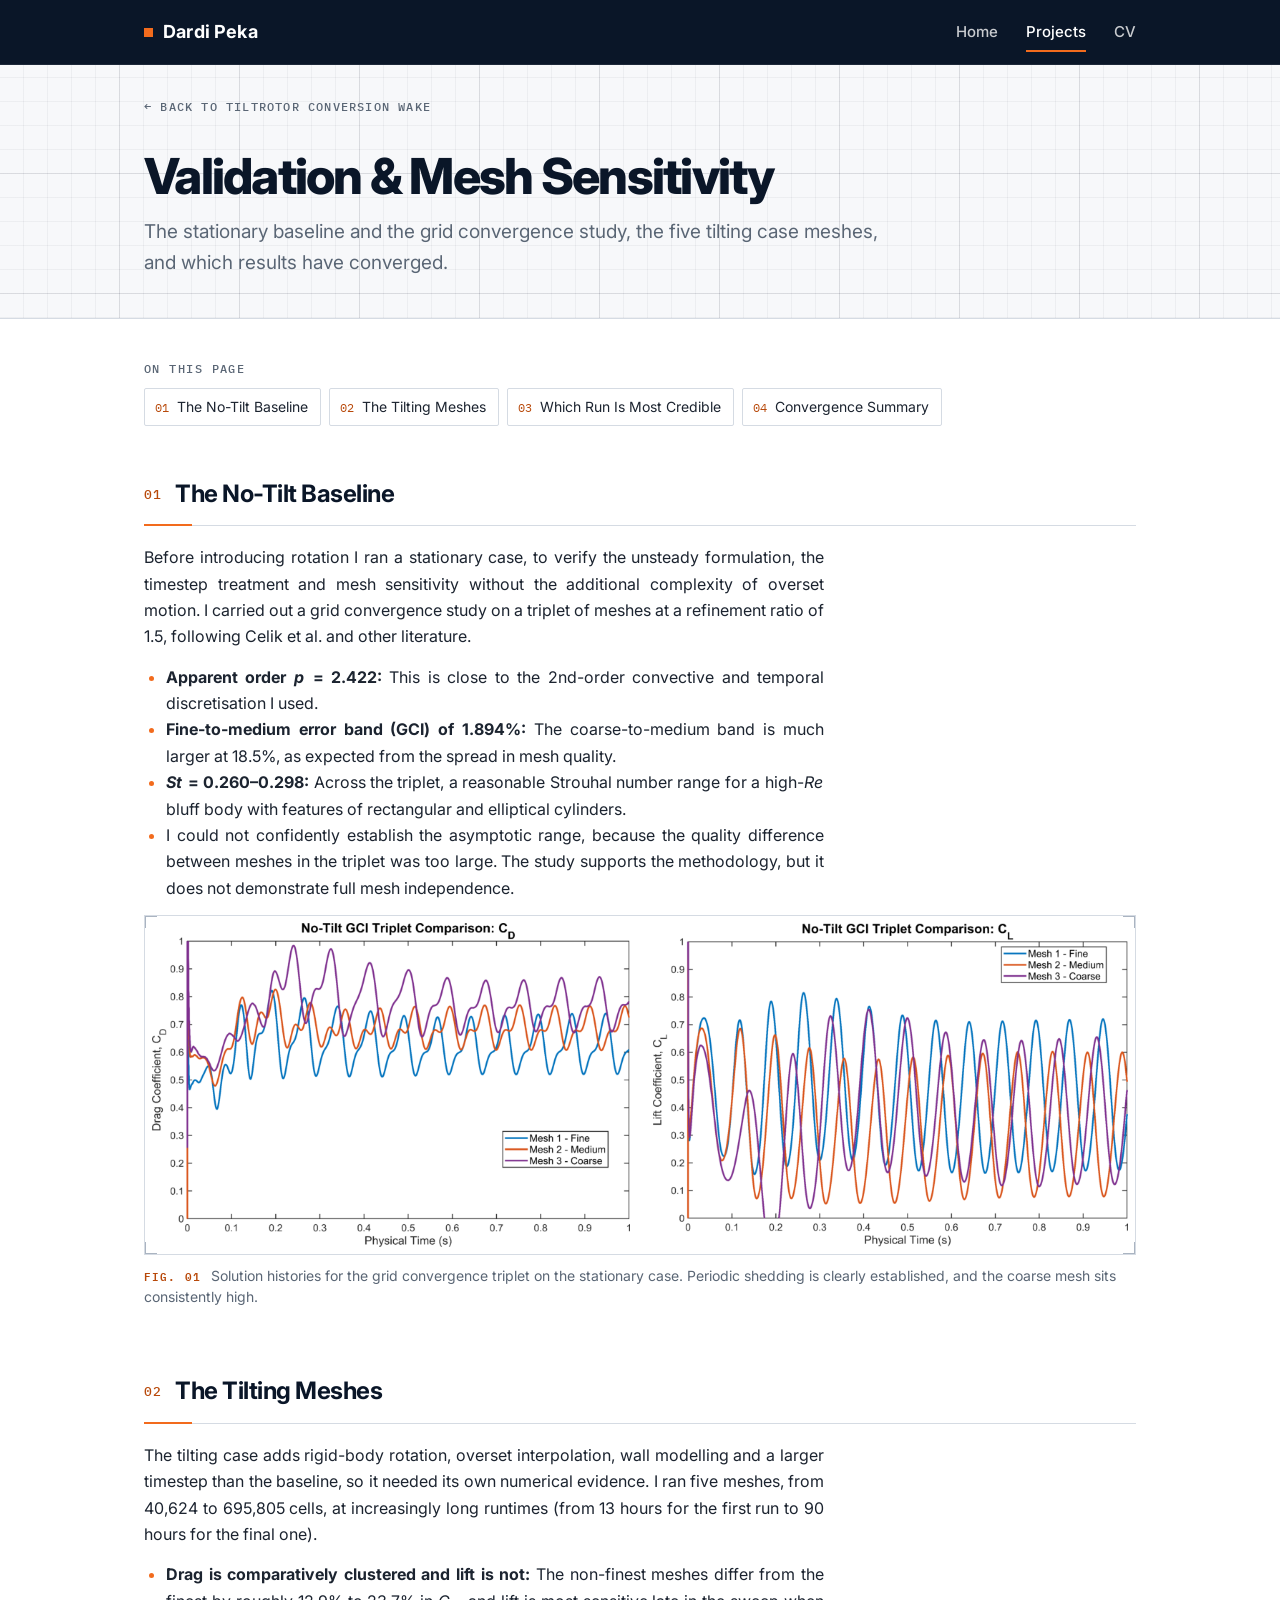
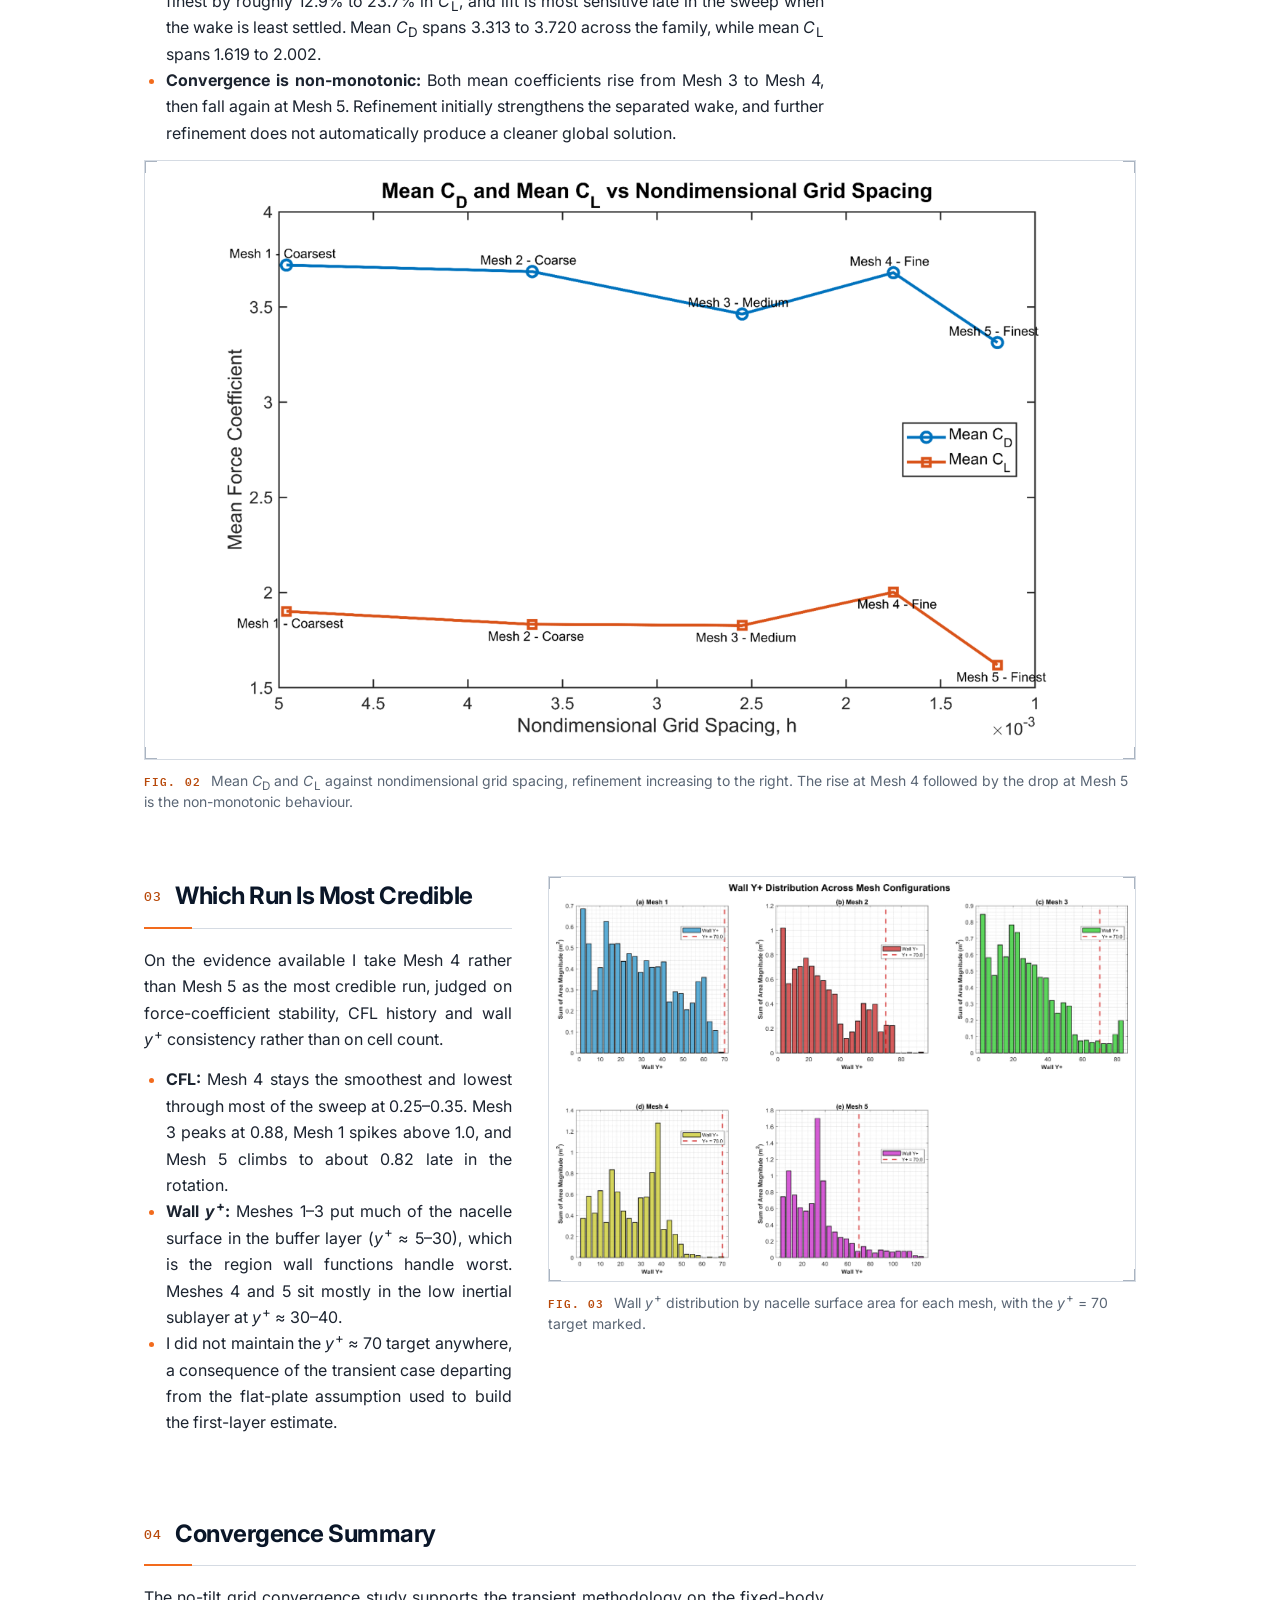
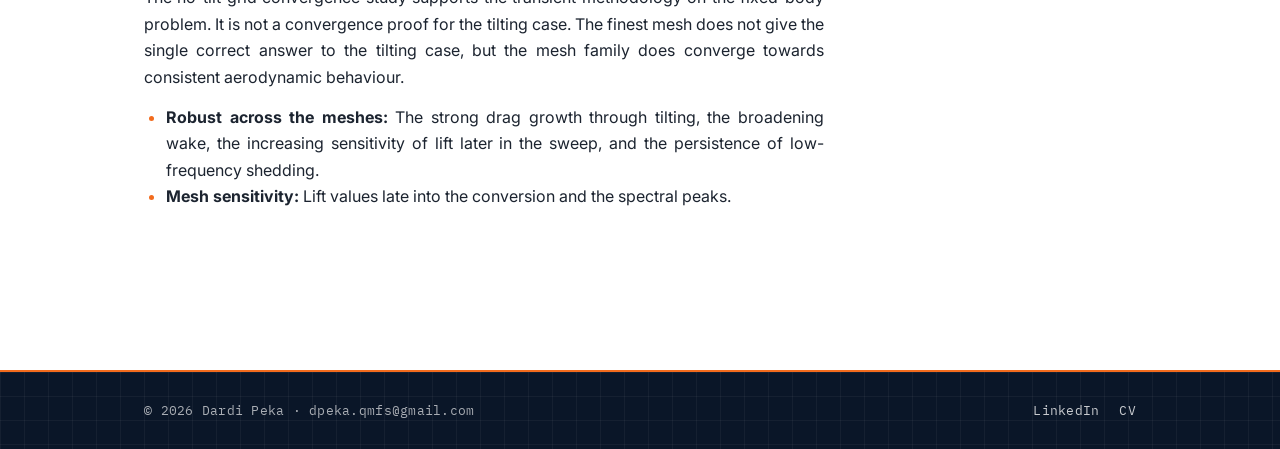
<file: projects/integrated-design-project/results-validation.html>
<!DOCTYPE html>
<html lang="en-GB">
<head>
  <meta charset="UTF-8">
  <meta name="viewport" content="width=device-width, initial-scale=1.0">
  <!-- EDIT: page title shown in the browser tab -->
  <title>Validation &amp; Mesh Sensitivity &ndash; Dardi Peka</title>
  <meta name="description" content="The stationary baseline and the grid convergence study, the five tilting case meshes, and which results have converged.">
  <meta name="theme-color" content="#0a1628">
  <meta property="og:type" content="website">
  <meta property="og:title" content="Validation &amp; Mesh Sensitivity – Dardi Peka">
  <meta property="og:description" content="The stationary baseline and the grid convergence study, the five tilting case meshes, and which results have converged.">
  <link rel="canonical" href="https://dardipeka.github.io/projects/integrated-design-project/results-validation.html">
  <meta property="og:url" content="https://dardipeka.github.io/projects/integrated-design-project/results-validation.html">
  <meta property="og:site_name" content="Dardi Peka">
  <meta property="og:image" content="https://dardipeka.github.io/assets/og-image.jpg">
  <meta property="og:image:width" content="1200">
  <meta property="og:image:height" content="630">
  <meta property="og:image:alt" content="The Queen Mary Formula Student IC26 car, side profile">
  <meta name="twitter:card" content="summary_large_image">
  <link rel="icon" href="../../assets/favicon.svg" type="image/svg+xml">
  <link rel="icon" href="../../assets/favicon-32.png" sizes="32x32" type="image/png">
  <link rel="apple-touch-icon" href="../../assets/apple-touch-icon.png">
  <link rel="preconnect" href="https://fonts.googleapis.com">
  <link rel="preconnect" href="https://fonts.gstatic.com" crossorigin>
  <link href="https://fonts.googleapis.com/css2?family=IBM+Plex+Mono:wght@400;500;600&family=Inter:wght@400;500;600;700;800&display=swap" rel="stylesheet">
  <link rel="stylesheet" href="../../assets/style.css">
  <link rel="stylesheet" href="../../assets/makeover.css">
  <script src="../../assets/lightbox.js" defer></script>
</head>
<body>

  <a class="skip-link" href="#main">Skip to content</a>

  <nav class="navbar">
    <div class="container">
      <!-- EDIT: site name (appears on every page) -->
      <a class="nav-brand" href="../../index.html">Dardi Peka</a>
      <div class="nav-links">
        <a href="../../index.html">Home</a>
        <a href="../../projects.html" class="active" aria-current="true">Projects</a>
        <a href="../../assets/Dardi_Peka_Master_CV.pdf" target="_blank" rel="noopener">CV</a>
      </div>
    </div>
  </nav>

  <main class="container" id="main">
    <a class="back-link" href="index.html">&larr; Back to Tiltrotor Conversion Wake</a>

    <header class="project-header">
      <!-- EDIT: project title -->
      <h1>Validation &amp; Mesh Sensitivity</h1>
      <!-- EDIT: one-line subtitle / tagline -->
      <p class="tagline">The stationary baseline and the grid convergence study, the five tilting case meshes, and which results have converged.</p>
    </header>

    <nav class="toc" aria-label="On this page">
      <span class="toc-label">On this page</span>
      <a href="#the-no-tilt-baseline">The No-Tilt Baseline</a>
      <a href="#the-tilting-meshes">The Tilting Meshes</a>
      <a href="#which-run-is-most-credible">Which Run Is Most Credible</a>
      <a href="#convergence-summary">Convergence Summary</a>
    </nav>

    <div class="project-body wide">

      <section>
        <h2 id="the-no-tilt-baseline">The No-Tilt Baseline</h2>
        <p>Before introducing rotation I ran a stationary case, to verify the unsteady formulation, the timestep treatment and mesh sensitivity without the additional complexity of overset motion. I carried out a grid convergence study on a triplet of meshes at a refinement ratio of 1.5, following Celik et al. and other literature.</p>
        <ul>
          <li><strong>Apparent order <var>p</var>&nbsp;=&nbsp;2.422:</strong> This is close to the 2nd-order convective and temporal discretisation I used.</li>
          <li><strong>Fine-to-medium error band (GCI) of 1.894%:</strong> The coarse-to-medium band is much larger at 18.5%, as expected from the spread in mesh quality.</li>
          <li><strong><var>St</var>&nbsp;=&nbsp;0.260&ndash;0.298:</strong> Across the triplet, a reasonable Strouhal number range for a high-<var>Re</var> bluff body with features of rectangular and elliptical cylinders.</li>
          <li>I could not confidently establish the asymptotic range, because the quality difference between meshes in the triplet was too large. The study supports the methodology, but it does not demonstrate full mesh independence.</li>
        </ul>
        <figure>
          <img loading="lazy" decoding="async" width="1364" height="453" src="images/gci-histories.webp" alt="Drag coefficient solution histories for the grid convergence mesh triplet">
          <figcaption>Solution histories for the grid convergence triplet on the stationary case. Periodic shedding is clearly established, and the coarse mesh sits consistently high.</figcaption>
        </figure>
      </section>

      <section>
        <h2 id="the-tilting-meshes">The Tilting Meshes</h2>
        <p>The tilting case adds rigid-body rotation, overset interpolation, wall modelling and a larger timestep than the baseline, so it needed its own numerical evidence. I ran five meshes, from 40,624 to 695,805 cells, at increasingly long runtimes (from 13 hours for the first run to 90 hours for the final one).</p>
        <ul>
          <li><strong>Drag is comparatively clustered and lift is not:</strong> The non-finest meshes differ from the finest by roughly 12.9% to 23.7% in <var>C<sub>L</sub></var>, and lift is most sensitive late in the sweep when the wake is least settled. Mean <var>C<sub>D</sub></var> spans 3.313 to 3.720 across the family, while mean <var>C<sub>L</sub></var> spans 1.619 to 2.002.</li>
          <li><strong>Convergence is non-monotonic:</strong> Both mean coefficients rise from Mesh 3 to Mesh 4, then fall again at Mesh 5. Refinement initially strengthens the separated wake, and further refinement does not automatically produce a cleaner global solution.</li>
        </ul>
        <figure>
          <img loading="lazy" decoding="async" width="1342" height="803" src="images/convergence-nonmonotonic.png" alt="Mean drag and lift coefficient against nondimensional grid spacing">
          <figcaption>Mean <var>C<sub>D</sub></var> and <var>C<sub>L</sub></var> against nondimensional grid spacing, refinement increasing to the right. The rise at Mesh 4 followed by the drop at Mesh 5 is the non-monotonic behaviour.</figcaption>
        </figure>
      </section>

      <section class="split media-wide">
        <div class="split-text">
          <h2 id="which-run-is-most-credible">Which Run Is Most Credible</h2>
          <p>On the evidence available I take Mesh 4 rather than Mesh 5 as the most credible run, judged on force-coefficient stability, CFL history and wall <var>y<sup>+</sup></var> consistency rather than on cell count.</p>
          <ul>
            <li><strong>CFL:</strong> Mesh 4 stays the smoothest and lowest through most of the sweep at 0.25&ndash;0.35. Mesh 3 peaks at 0.88, Mesh 1 spikes above 1.0, and Mesh 5 climbs to about 0.82 late in the rotation.</li>
            <li><strong>Wall <var>y<sup>+</sup></var>:</strong> Meshes 1&ndash;3 put much of the nacelle surface in the buffer layer (<var>y<sup>+</sup></var>&nbsp;&asymp;&nbsp;5&ndash;30), which is the region wall functions handle worst. Meshes 4 and 5 sit mostly in the low inertial sublayer at <var>y<sup>+</sup></var>&nbsp;&asymp;&nbsp;30&ndash;40.</li>
            <li>I did not maintain the <var>y<sup>+</sup></var>&nbsp;&asymp;&nbsp;70 target anywhere, a consequence of the transient case departing from the flat-plate assumption used to build the first-layer estimate.</li>
          </ul>
        </div>
        <div class="split-media">
          <figure>
            <img loading="lazy" decoding="async" width="1324" height="901" src="images/wall-yplus.webp" alt="Wall y+ distribution by surface area across the five meshes">
            <figcaption>Wall <var>y<sup>+</sup></var> distribution by nacelle surface area for each mesh, with the <var>y<sup>+</sup></var>&nbsp;=&nbsp;70 target marked.</figcaption>
          </figure>
        </div>
      </section>

      <section>
        <h2 id="convergence-summary">Convergence Summary</h2>
        <p>The no-tilt grid convergence study supports the transient methodology on the fixed-body problem. It is not a convergence proof for the tilting case. The finest mesh does not give the single correct answer to the tilting case, but the mesh family does converge towards consistent aerodynamic behaviour.</p>
        <ul>
          <li><strong>Robust across the meshes:</strong> The strong drag growth through tilting, the broadening wake, the increasing sensitivity of lift later in the sweep, and the persistence of low-frequency shedding.</li>
          <li><strong>Mesh sensitivity:</strong> Lift values late into the conversion and the spectral peaks.</li>
        </ul>
      </section>
    </div>
  </main>

  <footer class="footer">
    <div class="container">
      <!-- EDIT: footer text / contact email -->
      <p>&copy; 2026 Dardi Peka &middot; dpeka.qmfs@gmail.com</p>
      <p class="footer-links">
        <a href="https://www.linkedin.com/in/dardi-peka-937169327" target="_blank" rel="noopener">LinkedIn</a>
        <a href="../../assets/Dardi_Peka_Master_CV.pdf" target="_blank" rel="noopener">CV</a>
      </p>
    </div>
  </footer>

</body>
</html>
</file>
<file: assets/style.css>
/* ==========================================================
   Portfolio stylesheet — shared by all pages
   Accent colour: dark navy #0a1628
   ========================================================== */

:root {
  --navy: #0a1628;
  --navy-soft: #16263f;
  --text: #1c2430;
  --text-muted: #5a6675;
  --line: #e4e8ee;
  --bg-subtle: #f5f7fa;
}

* {
  margin: 0;
  padding: 0;
  box-sizing: border-box;
}

html {
  scroll-behavior: smooth;
}

body {
  font-family: "Inter", -apple-system, "Segoe UI", sans-serif;
  color: var(--text);
  background: #ffffff;
  line-height: 1.65;
  -webkit-font-smoothing: antialiased;
  /* Fill the viewport so the footer sits at the bottom even on short pages */
  min-height: 100vh;
  display: flex;
  flex-direction: column;
}

img {
  max-width: 100%;
  /* width/height attributes reserve space while loading;
     auto keeps the rendered size set by CSS, not by the attribute */
  height: auto;
  display: block;
}

a {
  color: var(--navy);
}

/* ---------- Accessibility ---------- */

/* Visible keyboard focus everywhere; mouse clicks do not trigger it */
:focus-visible {
  outline: 2px solid var(--navy);
  outline-offset: 3px;
  border-radius: 2px;
}

.navbar :focus-visible,
.footer :focus-visible {
  outline-color: #ffffff;
}

/* Off-screen until a keyboard user tabs to it, then pinned top-left */
.skip-link {
  position: absolute;
  left: -9999px;
  top: 0;
}

.skip-link:focus {
  left: 16px;
  top: 12px;
  z-index: 100;
  background: #ffffff;
  color: var(--navy);
  font-weight: 600;
  padding: 8px 14px;
  border-radius: 8px;
}

@media (prefers-reduced-motion: reduce) {
  html {
    scroll-behavior: auto;
  }

  *,
  *::before,
  *::after {
    transition: none !important;
    animation: none !important;
  }

  .card:hover,
  .button:hover {
    transform: none;
  }
}

/* ---------- Layout helpers ---------- */

.container {
  max-width: 1040px;
  margin: 0 auto;
  padding: 0 24px;
  /* As a flex child of body, this would otherwise stretch to its widest
     content (a wide table, say) and push the whole page sideways.
     width:100% pins it to the viewport so wide children scroll instead. */
  width: 100%;
  min-width: 0;
}

/* ---------- Navbar ---------- */

.navbar {
  background: var(--navy);
  position: sticky;
  top: 0;
  z-index: 10;
}

.navbar .container {
  display: flex;
  align-items: center;
  justify-content: space-between;
  height: 64px;
}

.nav-brand {
  color: #ffffff;
  font-weight: 700;
  font-size: 1.125rem;
  letter-spacing: 0.02em;
  text-decoration: none;
}

.nav-links {
  display: flex;
  gap: 28px;
}

.nav-links a {
  color: rgba(255, 255, 255, 0.78);
  text-decoration: none;
  font-size: 0.9375rem;
  font-weight: 500;
  transition: color 0.15s ease;
}

.nav-links a:hover,
.nav-links a.active {
  color: #ffffff;
}

/* ---------- Home: hero ---------- */

.hero {
  padding: 96px 0 72px;
}

.hero h1 {
  font-size: clamp(2.2rem, 5vw, 3.2rem);
  font-weight: 800;
  color: var(--navy);
  letter-spacing: -0.02em;
  margin-bottom: 6px;
}

.hero .subtitle {
  font-size: 1.125rem;
  color: var(--text-muted);
  font-weight: 500;
  margin-bottom: 24px;
}


.button {
  display: inline-block;
  background: var(--navy);
  color: #ffffff;
  text-decoration: none;
  font-weight: 600;
  font-size: 0.9375rem;
  padding: 13px 28px;
  border-radius: 8px;
  transition: background 0.15s ease, transform 0.15s ease;
}

.button:hover {
  background: var(--navy-soft);
  transform: translateY(-1px);
}

/* Row of calls to action under the hero. Wraps to as many lines as it needs
   on a phone rather than shrinking the buttons. */
.hero-actions {
  display: flex;
  flex-wrap: wrap;
  gap: 12px;
}

/* Secondary button: same shape, outlined instead of filled, so the primary
   action stays the only solid block on the page. */
.button.ghost {
  background: transparent;
  color: var(--navy);
  box-shadow: inset 0 0 0 1px var(--line);
}

.button.ghost:hover {
  background: var(--bg-subtle);
  box-shadow: inset 0 0 0 1px var(--navy);
}

/* ---------- Home: text sections ----------
   Prose blocks under the hero. Capped to the same measure as .project-body
   so line length stays readable. */
.home-section {
  max-width: 760px;
  padding-bottom: 8px;
}

.home-section:last-of-type {
  padding-bottom: 88px;
}

.home-section h2 {
  font-size: 1.375rem;
  color: var(--navy);
  margin-bottom: 14px;
}

/* ---------- Page headers (Projects index + project pages) ---------- */

.page-header {
  padding: 80px 0 32px;
}

/* On category pages the header follows a back-link, exactly as on project
   pages, so it takes the same tight spacing as .project-header. */
.back-link + .page-header {
  padding-top: 24px;
}

.page-header h1 {
  font-size: clamp(1.6rem, 4vw, 2.6rem);
  font-weight: 800;
  color: var(--navy);
  letter-spacing: -0.02em;
}

.page-header p {
  color: var(--text-muted);
  font-size: 1.125rem;
  margin-top: 8px;
  max-width: 640px;
}

/* ---------- Projects grid ---------- */

.projects-grid {
  display: grid;
  grid-template-columns: repeat(auto-fill, minmax(min(280px, 100%), 1fr));
  gap: 28px;
  padding-bottom: 80px;
}

.card {
  display: block;
  text-decoration: none;
  color: inherit;
  border: 1px solid var(--line);
  border-radius: 8px;
  overflow: hidden;
  background: #ffffff;
  transition: transform 0.18s ease, box-shadow 0.18s ease, border-color 0.18s ease;
}

.card:hover {
  transform: translateY(-2px);
  box-shadow: 0 6px 16px rgba(10, 22, 40, 0.08);
  border-color: var(--navy);
}

.card-image {
  aspect-ratio: 16 / 10;
  background: linear-gradient(135deg, var(--bg-subtle), #dde4ec);
  display: flex;
  align-items: center;
  justify-content: center;
  color: var(--text-muted);
  font-size: 0.875rem;
  letter-spacing: 0.04em;
  text-transform: uppercase;
}

/* Force two columns where a category has an even number of projects, so a
   fourth card is never stranded alone on its own row. */
.projects-grid.cols-2 {
  grid-template-columns: repeat(2, minmax(0, 1fr));
}

@media (max-width: 640px) {
  .projects-grid.cols-2 {
    grid-template-columns: 1fr;
  }
}

/* When a real photo is used as the card image, crop it to fill the box cleanly */
img.card-image {
  width: 100%;
  object-fit: cover;
}

/* For renders and diagrams, where cropping to fill would cut off the part
   that makes the image readable. Shows the whole thing on white instead. */
img.card-image.contain {
  object-fit: contain;
  background: #ffffff;
  padding: 14px;
}

.card-body {
  padding: 18px 20px 22px;
}

.card-body h2,
.card-body h3 {
  font-size: 1.125rem;
  color: var(--navy);
  margin-bottom: 6px;
}

.card-body p {
  font-size: 0.9375rem;
  color: var(--text-muted);
}

/* ---------- Individual project pages ---------- */

.back-link {
  display: inline-block;
  margin-top: 32px;
  font-size: 0.9375rem;
  font-weight: 500;
  text-decoration: none;
  color: var(--text-muted);
  transition: color 0.15s ease;
}

.back-link:hover {
  color: var(--navy);
}

.project-header {
  padding: 24px 0 32px;
}

.project-header h1 {
  font-size: clamp(1.6rem, 4vw, 2.6rem);
  font-weight: 800;
  color: var(--navy);
  letter-spacing: -0.02em;
}

.project-header .tagline {
  color: var(--text-muted);
  font-size: 1.125rem;
  margin-top: 8px;
}

.project-body {
  max-width: 760px;
  padding-bottom: 96px;
}

/* Wider body for pages that place images beside the text (see .split below) */
.project-body.wide {
  max-width: 1000px;
}

.project-body section {
  margin-bottom: 44px;
}

.project-body h2 {
  font-size: 1.375rem;
  color: var(--navy);
  margin-bottom: 12px;
  padding-bottom: 8px;
  border-bottom: 2px solid var(--line);
}

.project-body h3 {
  font-size: 1.125rem;
  color: var(--navy);
  margin-bottom: 8px;
}

.project-body p {
  margin-bottom: 14px;
}

.project-body ul {
  padding-left: 22px;
  margin-bottom: 14px;
}

/* Keep line length comfortable in plain text-only sections. Text inside a
   .split column is sized by its column instead, so it is not constrained here. */
.project-body > section > p,
.project-body > section > ul {
  max-width: 68ch;
}

/* ---------- On this page ----------
   A single line of links under the project header, one per section. Plain
   text, no box, so it reads as navigation rather than decoration. */
.toc {
  display: flex;
  flex-wrap: wrap;
  align-items: baseline;
  gap: 6px 18px;
  font-size: 0.875rem;
  margin: -8px 0 32px;
  padding-bottom: 18px;
  border-bottom: 1px solid var(--line);
}

.toc-label {
  color: var(--text);
  font-weight: 600;
}

.toc a {
  color: var(--text-muted);
  text-decoration: none;
}

.toc a:hover {
  color: var(--navy);
  text-decoration: underline;
}

/* Land a jumped-to heading below the sticky navbar rather than under it */
.project-body h2 {
  scroll-margin-top: 84px;
}

/* ---------- Section with image(s) beside the text ----------
   Put the words in <div class="split-text"> and the picture(s) in
   <div class="split-media">, both inside an element with class "split".
   Add the extra class "reverse" to place the image on the LEFT instead. */
.split {
  display: grid;
  grid-template-columns: 1.2fr 1fr;
  gap: 36px;
  align-items: start;
  margin-bottom: 44px;
}

.split.reverse .split-text { order: 2; }
.split.reverse .split-media { order: 1; }

/* Add class "media-wide" to give the image column more room (e.g. for charts) */
.split.media-wide {
  grid-template-columns: 1fr 1.6fr;
}

/* Stack multiple images in a media column with a little space between them */
.split-media figure { margin-bottom: 18px; }
.split-media figure:last-child { margin-bottom: 0; }

@media (max-width: 760px) {
  .split {
    grid-template-columns: 1fr;
    gap: 10px;
  }
  /* When stacked on a phone, always show the text first, then the image */
  .split.reverse .split-text,
  .split.reverse .split-media {
    order: 0;
  }
}

/* ---------- Tables ----------
   Wrap every table in <div class="table-wrap"> so wide tables scroll
   inside their own box instead of pushing the page sideways. */
.table-wrap {
  overflow-x: auto;
  max-width: 100%;
  min-width: 0;
  margin-bottom: 32px;
}

.table-wrap table {
  border-collapse: collapse;
  width: 100%;
  font-size: 0.9375rem;
}

.table-wrap th,
.table-wrap td {
  text-align: left;
  padding: 10px 14px;
  border-bottom: 1px solid var(--line);
}

/* Headers and short numeric cells stay on one line; prose cells wrap */
.table-wrap thead th {
  white-space: nowrap;
}

.table-wrap thead th {
  color: var(--navy);
  font-weight: 600;
  border-bottom: 2px solid var(--line);
}

.table-wrap tbody tr:last-child td {
  border-bottom: none;
}

/* Mark the row worth the reader's eye, e.g. the design that was built */
.table-wrap tr.final td {
  font-weight: 600;
  color: var(--navy);
}

.table-wrap caption {
  caption-side: bottom;
  text-align: left;
  font-size: 0.875rem;
  color: var(--text-muted);
  margin-top: 10px;
  white-space: normal;
}

/* A caveat line that qualifies the block below it, e.g. test conditions.
   Same weight as a figure caption, so it reads as a footnote, not as argument. */
p.note {
  font-size: 0.875rem;
  color: var(--text-muted);
  line-height: 1.5;
  margin-bottom: 24px;
}

/* ---------- Iteration list ----------
   One row per design iteration: the geometry on the left, its numbers and what
   changed on the right. Use this instead of a table when the reader needs to
   see the thing being compared, not only the figures it scored.

       <div class="iteration-list">
         <article class="iteration">
           <figure><img src="..." alt="..."></figure>
           <div class="iteration-text">
             <h3>Iteration 1</h3>
             <p class="iteration-metrics">140 N downforce &middot; 33 N drag &middot; L/D 4.24</p>
             <p>What changed and why.</p>
           </div>
         </article>
       </div>

   Add class="final" to the last <article> to mark the design that was built. */
.iteration-list {
  margin-bottom: 32px;
}

.iteration {
  display: grid;
  grid-template-columns: minmax(0, 1.3fr) minmax(0, 1fr);
  gap: 28px;
  align-items: center;
  padding: 24px 0;
  border-bottom: 1px solid var(--line);
}

.iteration:first-child {
  padding-top: 0;
}

.iteration:last-child {
  border-bottom: none;
  padding-bottom: 0;
}

/* figure already carries a 32px bottom margin for standalone use */
.iteration figure {
  margin: 0;
}

.iteration h3 {
  margin: 0 0 6px;
  font-size: 1.125rem;
  color: var(--navy);
}

.iteration-metrics {
  margin: 0 0 10px;
  font-size: 0.9375rem;
  font-weight: 600;
  font-variant-numeric: tabular-nums;
  color: var(--text-muted);
}

.iteration-text p:last-child {
  margin-bottom: 0;
  font-size: 0.9375rem;
}

/* The design that was actually built gets its numbers in full contrast */
.iteration.final .iteration-metrics {
  color: var(--navy);
}

/* Side by side, the image column is too narrow to read on a phone */
@media (max-width: 720px) {
  .iteration {
    grid-template-columns: 1fr;
    gap: 14px;
  }
}

/* ---------- Figures & image galleries (project pages) ---------- */

/* A single captioned image (used for the hero image and standalone figures) */
figure {
  margin: 0 0 32px;
}

figure img {
  width: 100%;
  height: auto;
  border: 1px solid var(--line);
  border-radius: 8px;
  background: var(--bg-subtle);
  display: block;
}

/* CAD renders already carry their own viewport background, so a border and
   fill around them frames the image twice. Plots and photos keep the border. */
figure.render img {
  border: 0;
  background: transparent;
}

figcaption {
  font-size: 0.875rem;
  color: var(--text-muted);
  margin-top: 8px;
  line-height: 1.5;
}

/* A responsive grid of figures — drops from 2-up to 1-up on narrow screens.
   Use class="figure-grid cols-3" to aim for three across on wide screens. */
.figure-grid {
  display: grid;
  grid-template-columns: repeat(auto-fit, minmax(min(280px, 100%), 1fr));
  gap: 24px;
  margin-bottom: 32px;
}

.figure-grid.cols-3 {
  grid-template-columns: repeat(auto-fit, minmax(min(220px, 100%), 1fr));
}

.figure-grid figure {
  margin-bottom: 0;
}

/* A call-to-action link directly under a hero figure (e.g. "view the 3D model").
   Uses the existing .button style; this only handles the spacing. */
p.model-link {
  margin: 0 0 44px;
}

/* A tall portrait photo. Left full width it would tower over the page, so cap
   it and centre it. Add class "portrait" to the <figure>. */
figure.portrait img,
figure.portrait video {
  max-width: 520px;
  margin-left: auto;
  margin-right: auto;
}

/* Phone-shot video is far taller than it is wide, so it needs a tighter cap
   than a portrait photo or it takes over the page. */
figure.portrait video {
  max-width: 400px;
}

figure.portrait figcaption {
  max-width: 520px;
  margin-left: auto;
  margin-right: auto;
}

/* For an image too detailed to shrink usefully (a block diagram, say).
   Wrap ONLY the <img> in this, leaving the <figcaption> outside it:
     <figure>
       <div class="figure-scroll"><img src="..."></div>
       <figcaption>...</figcaption>
     </figure>
   Fits the column normally; on a narrow screen it scrolls sideways at full
   size instead of shrinking the labels to nothing. */
.figure-scroll {
  overflow-x: auto;
  max-width: 100%;
  min-width: 0;
}

@media (max-width: 760px) {
  .figure-scroll img {
    width: auto;
    max-width: none;
  }
}

/* Videos behave like images: same border, rounded corners and captions.
   Put a <video> inside a <figure> exactly as you would an <img>. */
figure video {
  width: 100%;
  height: auto;
  border: 1px solid var(--line);
  border-radius: 8px;
  background: #000;
  display: block;
}

/* Side-by-side videos that stay portrait-friendly. Because these clips are
   taller than they are wide, they need a smaller minimum than .figure-grid. */
.video-grid {
  display: grid;
  grid-template-columns: repeat(auto-fit, minmax(min(200px, 100%), 1fr));
  gap: 24px;
  margin-bottom: 32px;
  /* These clips are portrait, so cap the width or they dominate the page.
     Raise or remove this to show them larger. */
  max-width: 720px;
}

.video-grid figure {
  margin-bottom: 0;
}

/* On phones, stack the clips full-width rather than squeezing two portrait
   videos side by side. */
@media (max-width: 640px) {
  .video-grid {
    grid-template-columns: 1fr;
  }
}

/* ---------- Footer ---------- */

.footer {
  background: var(--navy);
  color: rgba(255, 255, 255, 0.65);
  padding: 28px 0;
  font-size: 0.875rem;
  /* Pushed to the bottom of the viewport on short pages (e.g. the home page) */
  margin-top: auto;
}

.footer .container {
  display: flex;
  flex-wrap: wrap;
  justify-content: space-between;
  align-items: center;
  gap: 8px 24px;
}

.footer-links {
  display: flex;
  gap: 20px;
}

.footer a {
  color: rgba(255, 255, 255, 0.78);
  text-decoration: none;
  transition: color 0.15s ease;
}

.footer a:hover {
  color: #ffffff;
}

/* ---------- Responsive ---------- */

@media (max-width: 600px) {
  /* Brand and links on one row: halves the sticky bar's share of the screen */
  .navbar .container {
    height: 52px;
  }

  .nav-brand {
    font-size: 1rem;
  }

  .nav-links {
    gap: 16px;
  }

  .nav-links a {
    font-size: 0.875rem;
  }

  /* Three A4 sheets stacked at phone width are two screens of unreadable
     line art. Show the first; the PDF button beneath carries the rest. */
  .drawing-set figure:nth-child(n+2) {
    display: none;
  }

  .hero {
    padding: 64px 0 48px;
  }
}


/* ---------- Print ----------
   A project page printed or saved as PDF: content only, black on white,
   figures kept whole. */
@media print {
  .navbar,
  .footer,
  .toc,
  .skip-link,
  .model-link,
  .hero-actions,
  .back-link,
  figure:has(video) {
    display: none !important;
  }

  body {
    color: #000000;
  }

  a {
    color: #000000;
    text-decoration: none;
  }

  .container,
  .project-body,
  .project-body.wide {
    max-width: none;
    padding: 0;
  }

  h2,
  h3 {
    break-after: avoid;
  }

  figure,
  .iteration,
  .card {
    break-inside: avoid;
  }

  .card {
    box-shadow: none;
    transform: none;
  }
}
</file>
<file: assets/makeover.css>
/* ==========================================================
   MAKEOVER LAYER — drawing-office styling
   Loaded after style.css and overrides it. To revert the whole
   makeover, remove the <link> to this file from each page.

   Visual language borrowed from engineering drawings: grid paper,
   numbered sheets, figure labels, crop marks. The accent is QMFS
   team orange, used only for numbers, marks, active and hover
   states — never for large fills.
   ========================================================== */

:root {
  --accent: #f26b1d;          /* fills, rules, marks; text on navy        */
  --accent-ink: #b8490a;      /* orange TEXT on white/paper (AA 5.3:1)    */
  --accent-wash: #fff3ea;
  --paper: #f7f8fa;
  --rule: #d5dbe3;
  --tick: #aab4c1;
  --mono: "IBM Plex Mono", ui-monospace, "SFMono-Regular", Consolas, monospace;
  --grid-minor: rgba(10, 22, 40, 0.045);
  --grid-major: rgba(10, 22, 40, 0.085);
  --blueprint-minor: rgba(255, 255, 255, 0.045);
  --blueprint-major: rgba(255, 255, 255, 0.09);
}

::selection {
  background: var(--accent-wash);
  color: var(--navy);
}

:focus-visible {
  outline: 2px solid var(--accent);
  outline-offset: 3px;
}

/* ---------------------------------------------------------- navbar */

.navbar {
  border-bottom: 1px solid rgba(255, 255, 255, 0.08);
}

.nav-brand {
  display: inline-flex;
  align-items: center;
  gap: 10px;
  letter-spacing: 0.01em;
}

/* small orange square: the only logo mark on the site */
.nav-brand::before {
  content: "";
  width: 9px;
  height: 9px;
  background: var(--accent);
  flex-shrink: 0;
}

.nav-links a {
  position: relative;
}

.nav-links a.active::after {
  content: "";
  position: absolute;
  left: 0;
  right: 0;
  bottom: -8px;
  height: 2px;
  background: var(--accent);
}

/* ---------------------------------------------------------- buttons */

.button {
  border-radius: 2px;
  letter-spacing: 0.01em;
  transition: background 0.18s ease, color 0.18s ease, box-shadow 0.18s ease, transform 0.18s ease;
}

.button:hover {
  background: var(--accent);
  color: var(--navy);
}

.button.ghost {
  box-shadow: inset 0 0 0 1px var(--rule);
}

.button.ghost:hover {
  background: #ffffff;
  color: var(--navy);
  box-shadow: inset 0 0 0 1px var(--navy);
}

/* ---------------------------------------------------------- home: blueprint hero */

.hero {
  position: relative;
  background-color: var(--navy);
  background-image:
    linear-gradient(var(--blueprint-major) 1px, transparent 1px),
    linear-gradient(90deg, var(--blueprint-major) 1px, transparent 1px),
    linear-gradient(var(--blueprint-minor) 1px, transparent 1px),
    linear-gradient(90deg, var(--blueprint-minor) 1px, transparent 1px);
  background-size: 120px 120px, 120px 120px, 24px 24px, 24px 24px;
  background-position: -1px -1px;
  padding: 128px 0 112px;
  overflow: hidden;
}

/* fade the grid out towards the bottom so it does not end on a hard edge */
.hero::after {
  content: "";
  position: absolute;
  inset: auto 0 0 0;
  height: 96px;
  background: linear-gradient(transparent, var(--navy));
  pointer-events: none;
}

.hero .container {
  position: relative;
  z-index: 1;
  display: flex;
  flex-direction: column;
}

/* the existing subtitle becomes a monospace kicker above the name */
.hero .subtitle {
  order: -1;
  display: inline-flex;
  align-items: center;
  gap: 14px;
  font-family: var(--mono);
  font-size: 0.8125rem;
  font-weight: 500;
  letter-spacing: 0.16em;
  text-transform: uppercase;
  color: var(--accent);
  margin-bottom: 18px;
}

.hero .subtitle::before {
  content: "";
  width: 36px;
  height: 1px;
  background: var(--accent);
}

.hero h1 {
  color: #ffffff;
  font-size: clamp(2.8rem, 8vw, 5.2rem);
  line-height: 1.02;
  letter-spacing: -0.04em;
  margin-bottom: 40px;
}

.hero .button {
  background: var(--accent);
  color: var(--navy);
}

.hero .button:hover {
  background: #ffffff;
  color: var(--navy);
}

.hero .button.ghost {
  background: transparent;
  color: #ffffff;
  box-shadow: inset 0 0 0 1px rgba(255, 255, 255, 0.28);
}

.hero .button.ghost:hover {
  background: rgba(255, 255, 255, 0.08);
  box-shadow: inset 0 0 0 1px #ffffff;
}

/* A page with nothing between the hero and the footer (the home page, 404):
   the hero fills the screen instead of leaving an empty white band. */
.hero:has(+ .footer) {
  flex: 1 0 auto;
  display: flex;
  align-items: center;
}

/* breathing room between the dark hero and the first text section */
.hero + main {
  padding-top: 72px;
}

/* ---------------------------------------------------------- grid-paper header bands */

/* Projects index: header is a direct child of <body>, so it spans already */
body > .page-header {
  background-color: var(--paper);
  background-image:
    linear-gradient(var(--grid-major) 1px, transparent 1px),
    linear-gradient(90deg, var(--grid-major) 1px, transparent 1px),
    linear-gradient(var(--grid-minor) 1px, transparent 1px),
    linear-gradient(90deg, var(--grid-minor) 1px, transparent 1px);
  background-size: 120px 120px, 120px 120px, 24px 24px, 24px 24px;
  background-position: -1px -1px;
  border-bottom: 1px solid var(--rule);
  margin-bottom: 48px;
}

/* Project and category pages: the header sits inside <main>, so the band is
   drawn full-bleed behind it and pulled up to include the back-link. */
main > .project-header,
main > .page-header {
  position: relative;
  isolation: isolate;
  padding-top: 32px;
  padding-bottom: 40px;
  margin-bottom: 40px;
}

main > .project-header::before,
main > .page-header::before {
  content: "";
  position: absolute;
  z-index: -1;
  top: -64px;
  bottom: 0;
  left: 50%;
  width: 100vw;
  transform: translateX(-50%);
  background-color: var(--paper);
  background-image:
    linear-gradient(var(--grid-major) 1px, transparent 1px),
    linear-gradient(90deg, var(--grid-major) 1px, transparent 1px),
    linear-gradient(var(--grid-minor) 1px, transparent 1px),
    linear-gradient(90deg, var(--grid-minor) 1px, transparent 1px);
  background-size: 120px 120px, 120px 120px, 24px 24px, 24px 24px;
  background-position: -1px -1px;
  border-bottom: 1px solid var(--rule);
}

/* the full-bleed band must not cause a horizontal scrollbar */
body {
  overflow-x: clip;
}

.back-link {
  position: relative;
  z-index: 1;
  font-family: var(--mono);
  font-size: 0.75rem;
  font-weight: 500;
  letter-spacing: 0.1em;
  text-transform: uppercase;
}

.project-header h1,
.page-header h1 {
  font-size: clamp(1.6rem, 4.6vw, 3.1rem);
  line-height: 1.08;
  letter-spacing: -0.035em;
}

.project-header .tagline,
.page-header p {
  font-size: 1.1875rem;
  max-width: 62ch;
  margin-top: 12px;
}

/* ---------------------------------------------------------- on this page: drawing index */

.toc {
  counter-reset: toc;
  gap: 8px;
  margin: 0 0 48px;
  padding: 0;
  border: 0;
}

.toc-label {
  flex-basis: 100%;
  font-family: var(--mono);
  font-size: 0.75rem;
  font-weight: 500;
  letter-spacing: 0.12em;
  text-transform: uppercase;
  color: var(--text-muted);
  margin-bottom: 2px;
}

.toc a {
  counter-increment: toc;
  display: inline-flex;
  align-items: baseline;
  gap: 8px;
  padding: 6px 12px 6px 10px;
  font-size: 0.875rem;
  color: var(--text);
  background: #ffffff;
  border: 1px solid var(--rule);
  border-radius: 2px;
  transition: border-color 0.15s ease, color 0.15s ease;
}

.toc a::before {
  content: counter(toc, decimal-leading-zero);
  font-family: var(--mono);
  font-size: 0.75rem;
  color: var(--accent-ink);
}

.toc a:hover {
  color: var(--navy);
  border-color: var(--navy);
  text-decoration: none;
}

/* ---------------------------------------------------------- numbered sections */

/* Figures count once per page, so a captioned hero image is FIG. 01 and the
   body continues from it. Sections restart inside the body. */
main {
  counter-reset: fig;
}

.project-body,
main:has(> .home-section) {
  counter-reset: sec;
}

.project-body h2,
.home-section h2 {
  counter-increment: sec;
  position: relative;
  display: flex;
  align-items: baseline;
  gap: 14px;
  font-size: 1.5rem;
  letter-spacing: -0.02em;
  padding-bottom: 12px;
  margin-bottom: 18px;
  border-bottom: 1px solid var(--rule);
}

.project-body h2::before,
.home-section h2::before {
  content: counter(sec, decimal-leading-zero);
  font-family: var(--mono);
  font-size: 0.8125rem;
  font-weight: 500;
  letter-spacing: 0.04em;
  color: var(--accent-ink);
  transform: translateY(-3px);
}

/* an orange segment over the grey rule, like a dimension tick */
.project-body h2::after,
.home-section h2::after {
  content: "";
  position: absolute;
  left: 0;
  bottom: -1px;
  width: 48px;
  height: 2px;
  background: var(--accent);
}

/* card titles that sit inside a project body are not section headings */
.project-body .card-body h2 {
  counter-increment: none;
  display: block;
  font-size: 1.125rem;
  padding: 0;
  margin-bottom: 6px;
  border: 0;
}

.project-body .card-body h2::before,
.project-body .card-body h2::after {
  content: none;
}

.project-body h3 {
  letter-spacing: -0.01em;
}

.project-body section {
  margin-bottom: 64px;
}

.project-body ul li::marker,
.home-section ul li::marker {
  color: var(--accent);
}

.project-body a:not(.button):not(.card),
.home-section a:not(.button) {
  text-decoration-color: var(--accent);
  text-decoration-thickness: 1.5px;
  text-underline-offset: 3px;
}

p.note {
  border-left: 2px solid var(--rule);
  padding-left: 12px;
}

/* ---------------------------------------------------------- figures: crop marks + FIG labels */

figure:has(figcaption) {
  counter-increment: fig;
}

figure img,
figure.render img,
figure video {
  border: 1px solid var(--rule);
  border-radius: 0;
  padding: 7px;
  /* four L-shaped crop marks drawn in the padding, one per corner */
  background:
    linear-gradient(var(--tick), var(--tick)) left top / 12px 1px no-repeat,
    linear-gradient(var(--tick), var(--tick)) left top / 1px 12px no-repeat,
    linear-gradient(var(--tick), var(--tick)) right top / 12px 1px no-repeat,
    linear-gradient(var(--tick), var(--tick)) right top / 1px 12px no-repeat,
    linear-gradient(var(--tick), var(--tick)) left bottom / 12px 1px no-repeat,
    linear-gradient(var(--tick), var(--tick)) left bottom / 1px 12px no-repeat,
    linear-gradient(var(--tick), var(--tick)) right bottom / 12px 1px no-repeat,
    linear-gradient(var(--tick), var(--tick)) right bottom / 1px 12px no-repeat,
    #ffffff;
  background-origin: padding-box;
}

figure video {
  background-color: #000000;
}

figcaption {
  margin-top: 10px;
}

figcaption::before {
  content: "FIG. " counter(fig, decimal-leading-zero);
  font-family: var(--mono);
  font-size: 0.6875rem;
  font-weight: 600;
  letter-spacing: 0.1em;
  color: var(--accent-ink);
  margin-right: 10px;
}

/* ---------------------------------------------------------- iteration list */

.iteration-list {
  counter-reset: it;
}

.iteration {
  counter-increment: it;
}

.iteration h3::before {
  content: counter(it, decimal-leading-zero);
  font-family: var(--mono);
  font-size: 0.8125rem;
  font-weight: 500;
  color: var(--accent-ink);
  margin-right: 10px;
}

.iteration-metrics {
  display: inline-block;
  font-family: var(--mono);
  font-size: 0.8125rem;
  font-weight: 500;
  color: var(--text);
  background: var(--paper);
  border-left: 2px solid var(--rule);
  padding: 5px 10px;
}

.iteration.final .iteration-metrics {
  color: var(--navy);
  background: var(--accent-wash);
  border-left-color: var(--accent);
}

/* ---------------------------------------------------------- cards */

.projects-grid {
  counter-reset: card;
}

.card {
  counter-increment: card;
  position: relative;
  border: 1px solid var(--rule);
  border-radius: 2px;
  transition: transform 0.22s ease, box-shadow 0.22s ease, border-color 0.22s ease;
}

/* orange bar that draws in from the left on hover */
.card::before {
  content: "";
  position: absolute;
  z-index: 2;
  top: 0;
  left: 0;
  right: 0;
  height: 3px;
  background: var(--accent);
  transform: scaleX(0);
  transform-origin: left;
  transition: transform 0.28s ease;
}

.card:hover {
  transform: translateY(-3px);
  border-color: #c3ccd7;
  box-shadow: 0 16px 32px -14px rgba(10, 22, 40, 0.28);
}

.card:hover::before {
  transform: scaleX(1);
}

img.card-image {
  transition: transform 0.5s ease;
}

.card:hover img.card-image {
  transform: scale(1.03);
}

.card-body::before {
  content: counter(card, decimal-leading-zero);
  display: block;
  font-family: var(--mono);
  font-size: 0.6875rem;
  font-weight: 500;
  letter-spacing: 0.1em;
  color: var(--text-muted);
  margin-bottom: 8px;
}

.card-body h2,
.card-body h3 {
  display: flex;
  justify-content: space-between;
  align-items: baseline;
  gap: 12px;
}

.card-body h2::after,
.card-body h3::after {
  content: "\2192";
  font-weight: 500;
  color: var(--accent-ink);
  transition: transform 0.2s ease;
}

.card:hover .card-body h2::after,
.card:hover .card-body h3::after {
  transform: translateX(4px);
}

/* ---------------------------------------------------------- footer */

.footer {
  border-top: 2px solid var(--accent);
  background-color: var(--navy);
  background-image:
    linear-gradient(var(--blueprint-minor) 1px, transparent 1px),
    linear-gradient(90deg, var(--blueprint-minor) 1px, transparent 1px);
  background-size: 24px 24px;
  font-family: var(--mono);
  font-size: 0.8125rem;
  letter-spacing: 0.02em;
}

/* ---------------------------------------------------------- mobile */

@media (max-width: 600px) {
  .hero {
    padding: 80px 0 72px;
  }

  .hero h1 {
    margin-bottom: 28px;
  }

  main > .project-header::before,
  main > .page-header::before {
    top: -56px;
  }

  /* one swipeable row instead of a tall stack of chips */
  .toc {
    flex-wrap: nowrap;
    overflow-x: auto;
    padding-bottom: 6px;
    margin-bottom: 36px;
    scrollbar-width: thin;
  }

  .toc-label {
    display: none;
  }

  .toc a {
    flex-shrink: 0;
  }

  figure img,
  figure video {
    padding: 5px;
  }

  .project-body section {
    margin-bottom: 48px;
  }
}

/* ---------------------------------------------------------- justified prose */

/* Running text only. Headings, taglines, card blurbs, captions, tables,
   metrics and links stay left-aligned: their short lines open wide gaps.
   Hyphenation keeps word gaps even in narrow columns. */
.project-body p:not(.iteration-metrics):not(.model-link):not(.card-body p),
.project-body li {
  text-align: justify;
  -webkit-hyphens: auto;
  hyphens: auto;
  hyphenate-limit-chars: 8 4 4;
}

/* ---------------------------------------------------------- equations */

/* Quantity symbols in running text (C<sub>L</sub>, &alpha;, y<sup>+</sup>) are
   marked <var> and set in italic; numbers, units and operators stay upright. */
var {
  font-style: italic;
}

/* a sloped letter leans into the next upright character, e.g. the dash in
   θ–β–Mach, so give it a hair of room on the right */
var:not(:has(sub, sup)) {
  margin-right: 0.08em;
}

/* subscripts and superscripts on a symbol are labels, indices or signs
   (C<sub>L</sub>, β<sub>12</sub>, M<sub>∞</sub>, y<sup>+</sup>): upright, and
   nudged clear of the sloped letter they hang from */
var sub,
var sup {
  font-style: normal;
  margin-left: 0.06em;
}

/* a subscript or superscript must not push its line further from the lines
   around it */
sub,
sup {
  line-height: 0;
}

/* ---------------------------------------------------------- phone fit */

html {
  -webkit-text-size-adjust: 100%;
  text-size-adjust: 100%;
}

@media (max-width: 760px) {
  /* style.css sets media-wide splits to two columns with a more specific
     selector than its stacking rule, so on phones they never stacked */
  .split.media-wide {
    grid-template-columns: 1fr;
  }

  /* detailed diagrams fit the column instead of scrolling sideways;
     tapping one opens it full screen */
  .figure-scroll img {
    width: 100%;
    max-width: 100%;
  }
}

/* portrait photos and video no taller than the screen, including a phone
   held sideways; the picture is scaled down inside its frame, not cropped */
@media (max-width: 760px), (max-height: 500px) {
  figure img,
  figure video {
    max-height: 80vh;
    max-height: 80svh;
    object-fit: contain;
  }
}

@media (max-width: 600px) {
  /* justified text in a phone-width column opens wide gaps between words */
  .project-body p:not(.iteration-metrics):not(.model-link):not(.card-body p),
  .project-body li {
    text-align: left;
    -webkit-hyphens: manual;
    hyphens: manual;
  }
}

/* ---------------------------------------------------------- click-to-enlarge figures */

main figure img[role="button"] {
  cursor: zoom-in;
}

.lightbox {
  width: 100%;
  height: 100%;
  max-width: none;
  max-height: none;
  margin: 0;
  padding: 64px 20px 24px;
  border: 0;
  background: transparent;
  overflow: auto;
  overscroll-behavior: contain;
  cursor: zoom-out;
}

.lightbox[open] {
  display: flex;
  flex-direction: column;
  align-items: center;
  animation: lightbox-in 0.15s ease-out;
}

.lightbox::backdrop {
  background: var(--navy, #0a1628);
}

@keyframes lightbox-in {
  from {
    opacity: 0;
  }
}

/* auto margins centre the image and caption vertically without clipping
   the top when a long caption makes them taller than the screen */
.lightbox-img {
  display: block;
  margin-top: auto;
  max-width: 100%;
  max-height: calc(100vh - 150px);
  max-height: calc(100dvh - 150px);
  width: auto;
  height: auto;
  padding: 6px;
  background: #ffffff;
}

.lightbox-caption {
  margin: 14px 0 auto;
  max-width: 72ch;
  font-size: 0.875rem;
  line-height: 1.5;
  color: rgba(255, 255, 255, 0.82);
}

/* with no caption to balance it, the image carries both auto margins */
.lightbox-img:has(+ .lightbox-caption[hidden]) {
  margin-bottom: auto;
}

.lightbox-label {
  margin-right: 10px;
  font-family: var(--mono);
  font-size: 0.6875rem;
  font-weight: 600;
  letter-spacing: 0.1em;
  color: var(--accent);
}

.lightbox-close {
  position: fixed;
  top: 12px;
  right: 12px;
  width: 44px;
  height: 44px;
  border: 1px solid rgba(255, 255, 255, 0.4);
  border-radius: 2px;
  background: transparent;
  color: #ffffff;
  font-size: 1.75rem;
  line-height: 1;
  cursor: pointer;
}

.lightbox-close:hover {
  border-color: var(--accent);
  color: var(--accent);
}

/* ---------------------------------------------------------- tap targets */

/* The bar, footer and back links are set small. An invisible pad around each
   makes them easier to hit with a thumb without moving anything. */
.footer a {
  position: relative;
}

.nav-links a::before,
.footer a::before,
.back-link::before {
  content: "";
  position: absolute;
  inset: -12px -8px;
}

/* ---------------------------------------------------------- reduced motion */

@media (prefers-reduced-motion: reduce) {
  .card,
  .card::before,
  img.card-image,
  .button,
  .card-body h2::after,
  .card-body h3::after {
    transition: none;
  }

  .lightbox[open] {
    animation: none;
  }

  .card:hover,
  .card:hover img.card-image,
  .card:hover .card-body h2::after,
  .card:hover .card-body h3::after {
    transform: none;
  }
}
</file>
